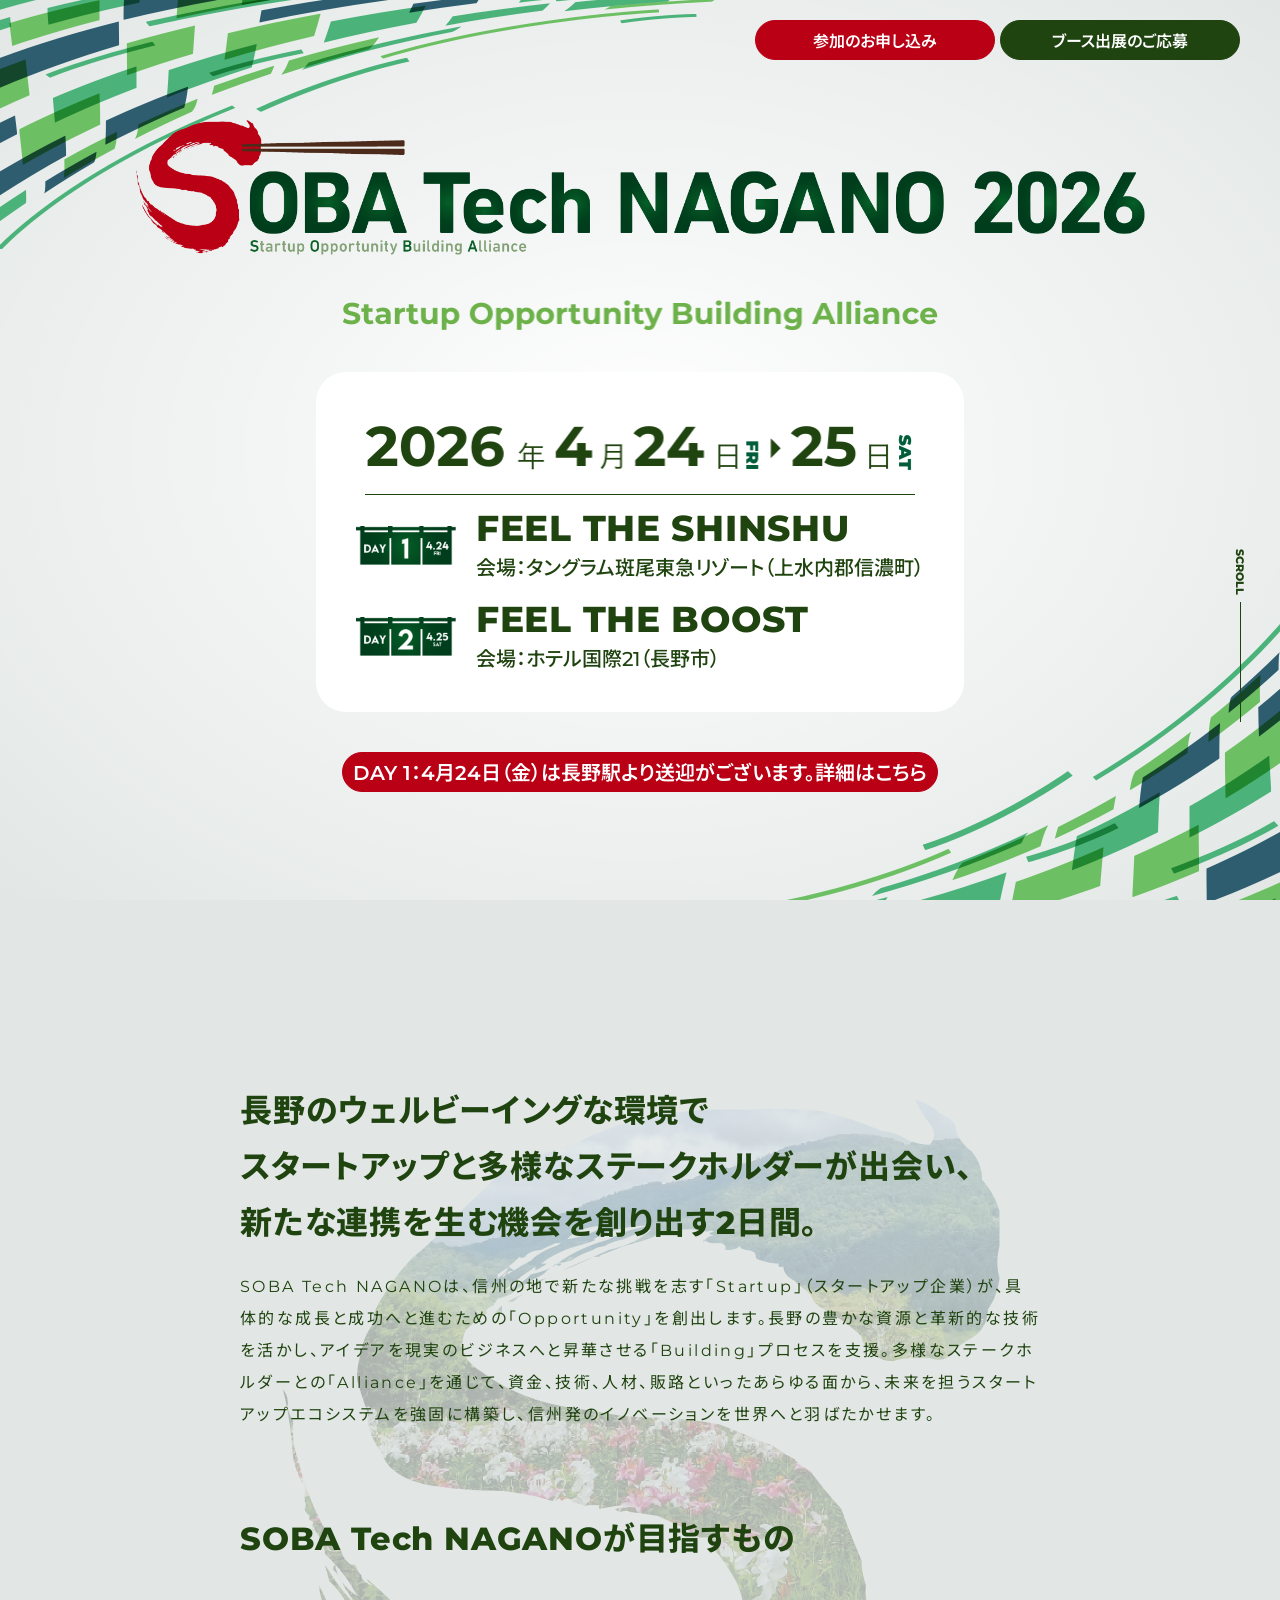
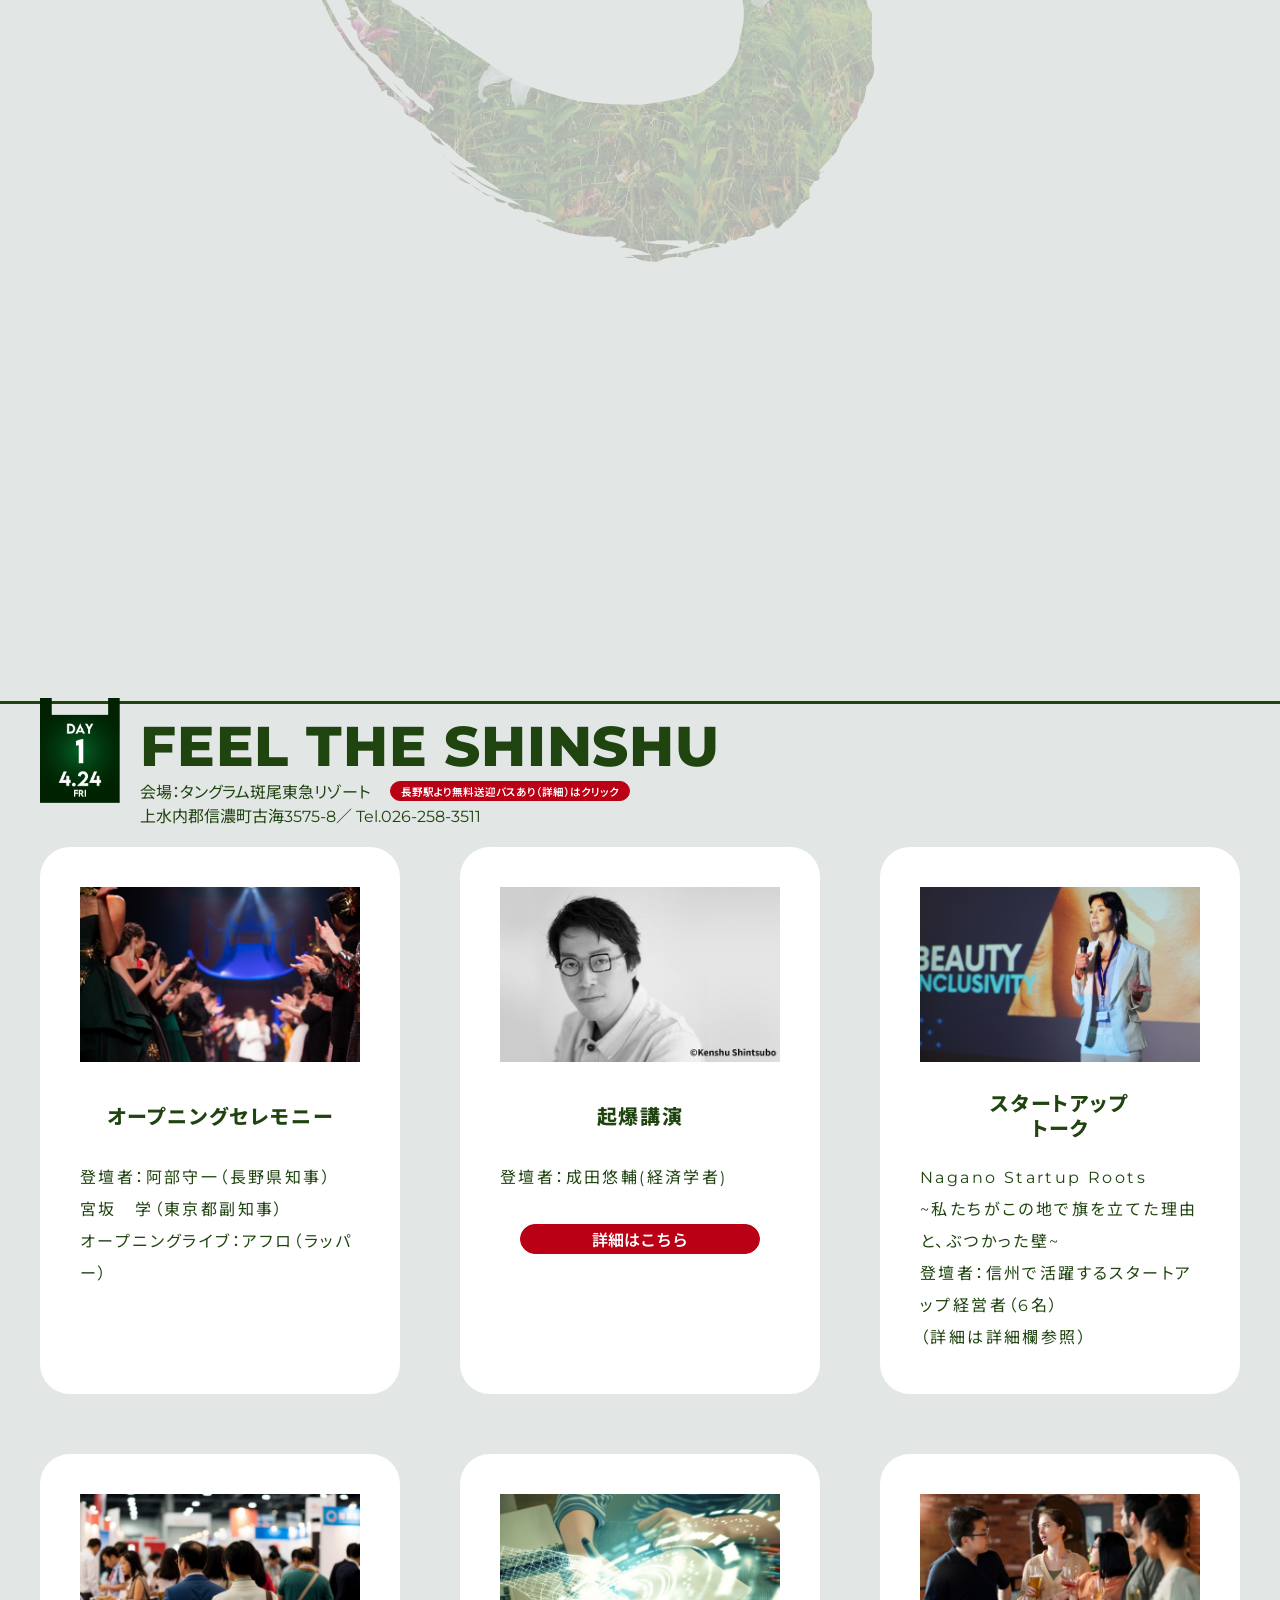
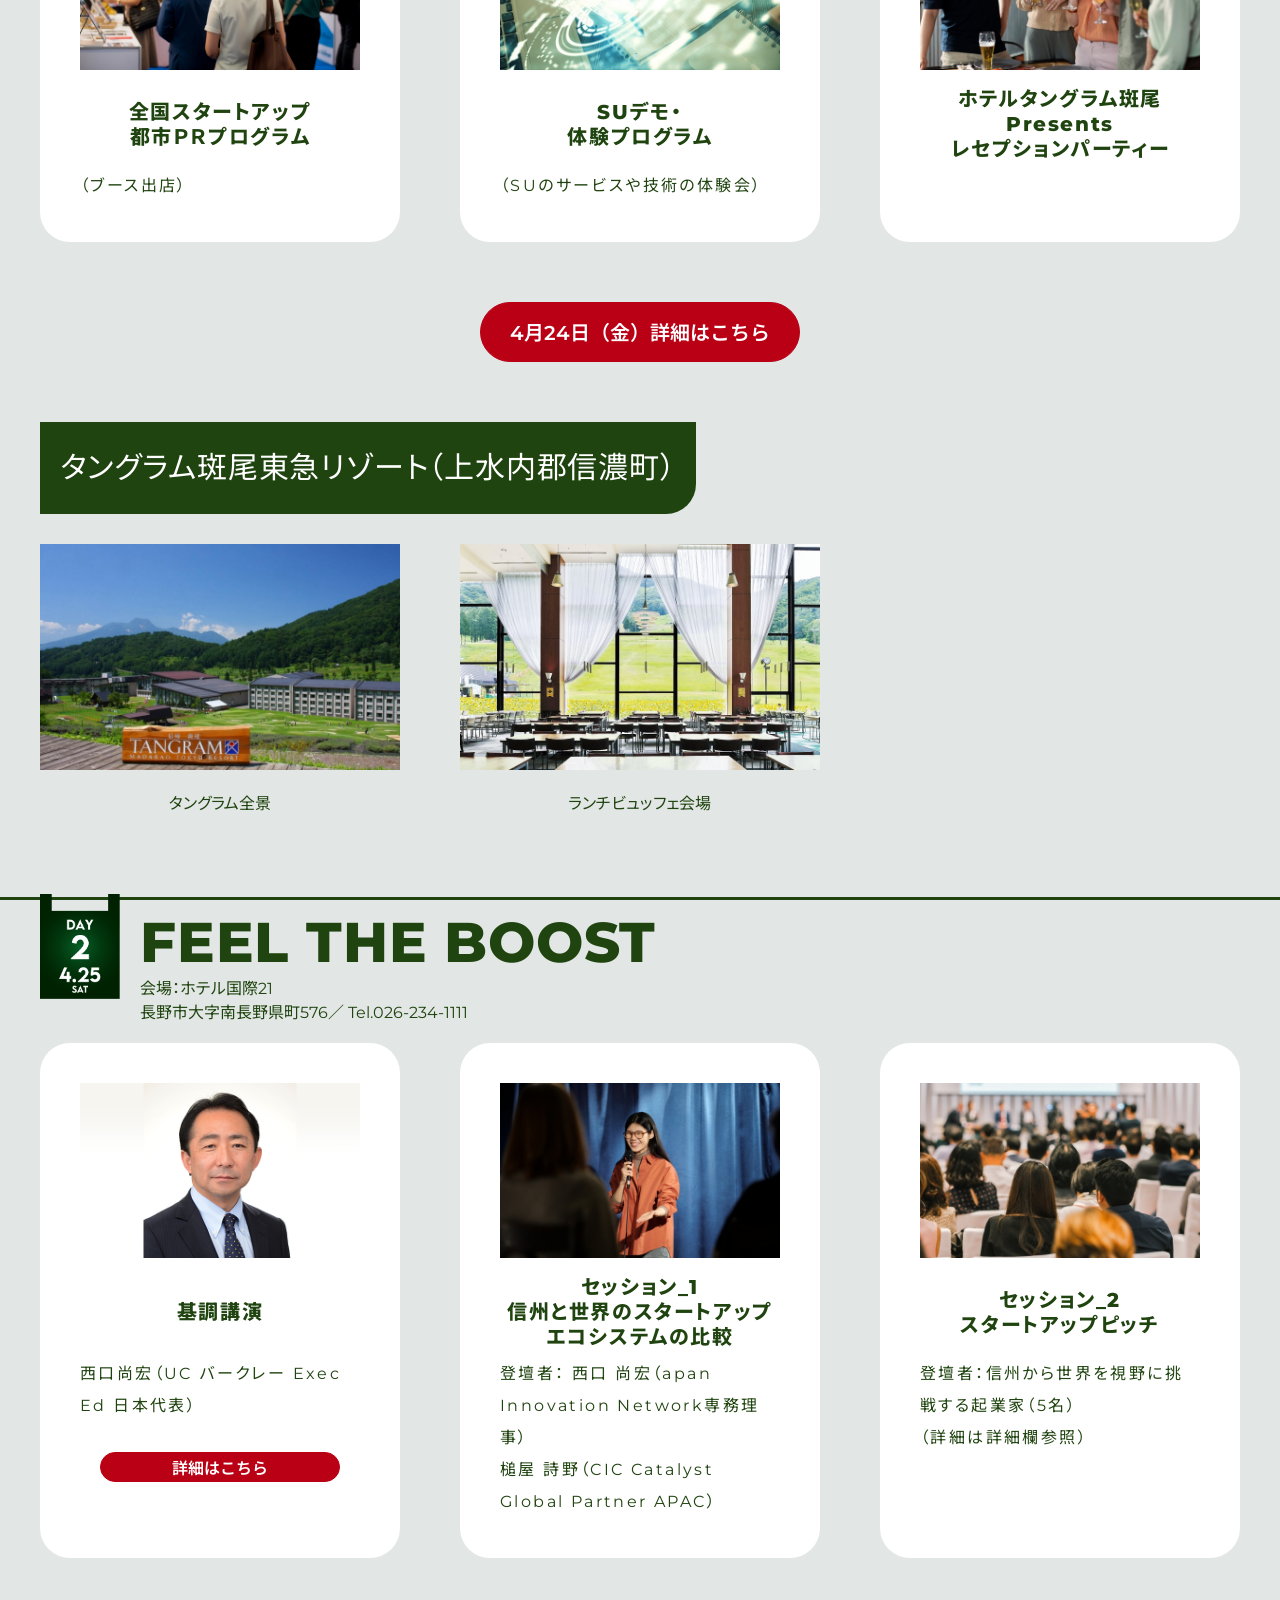
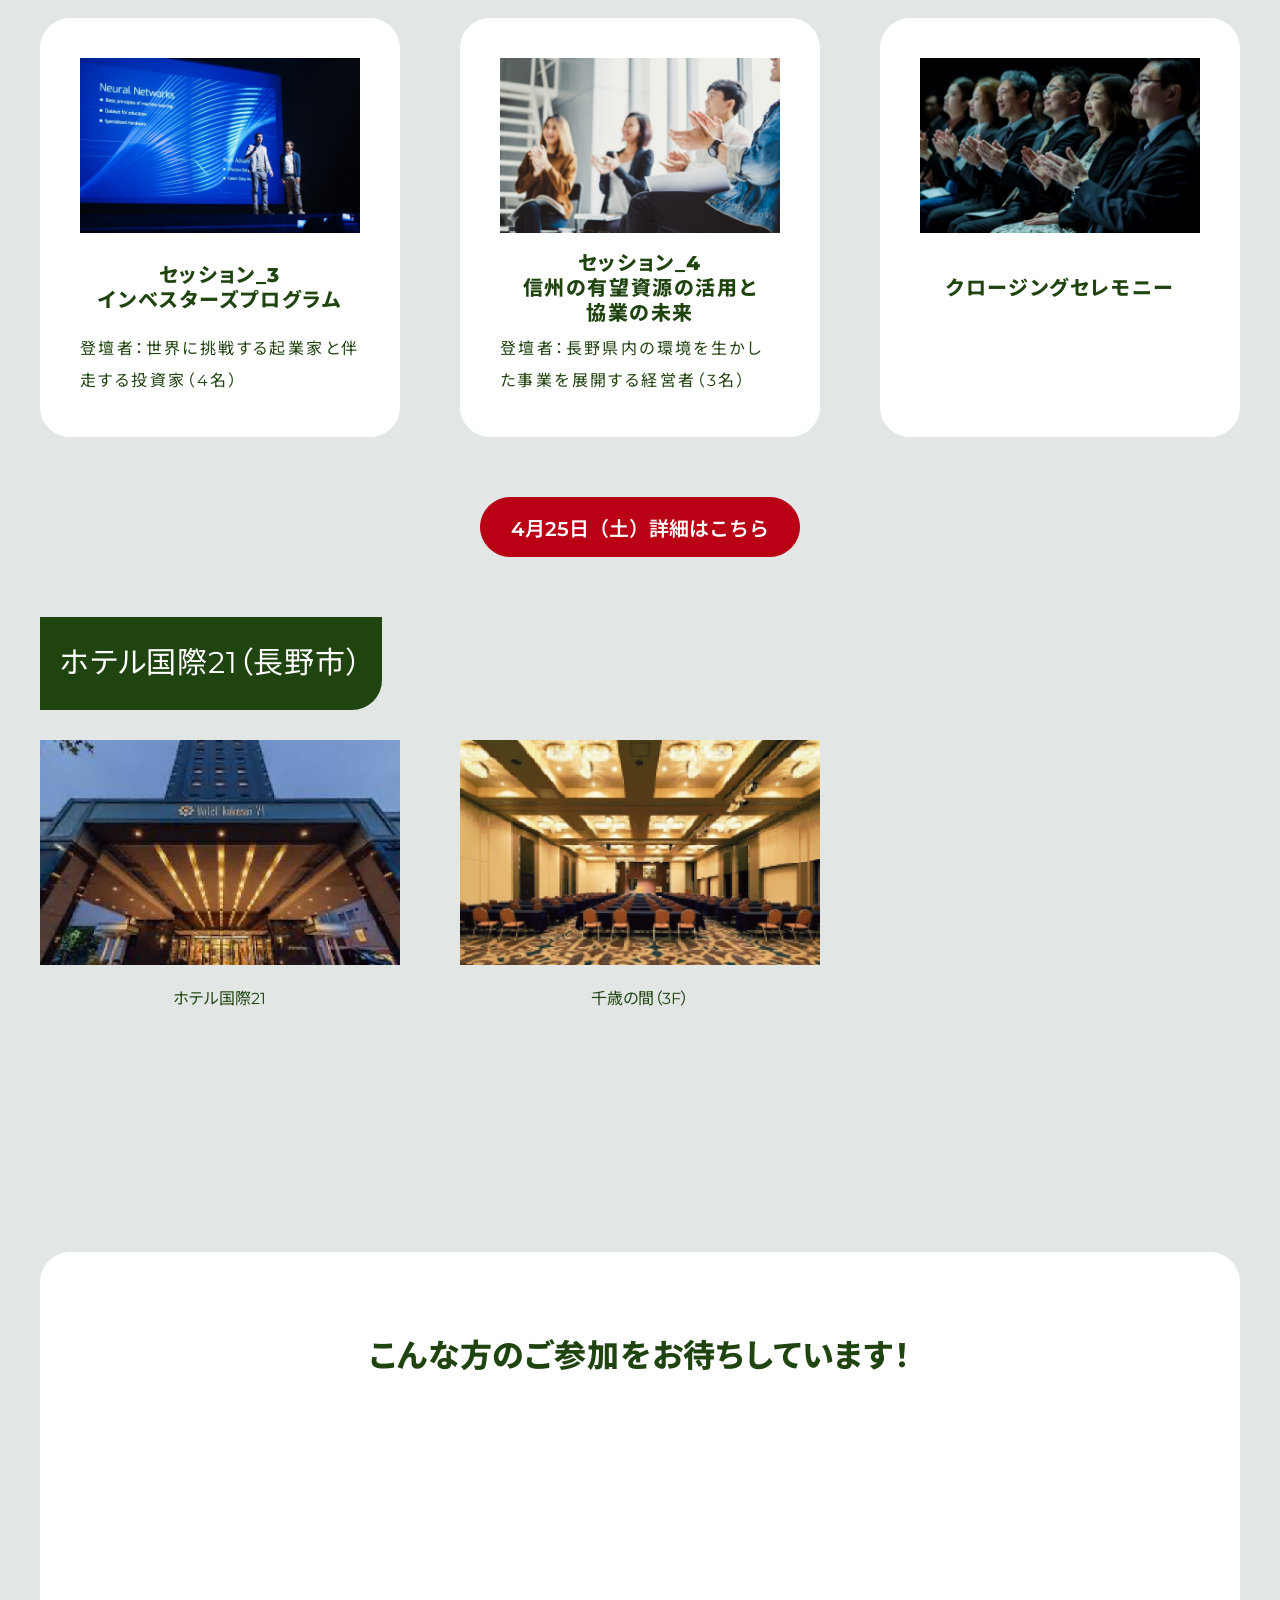
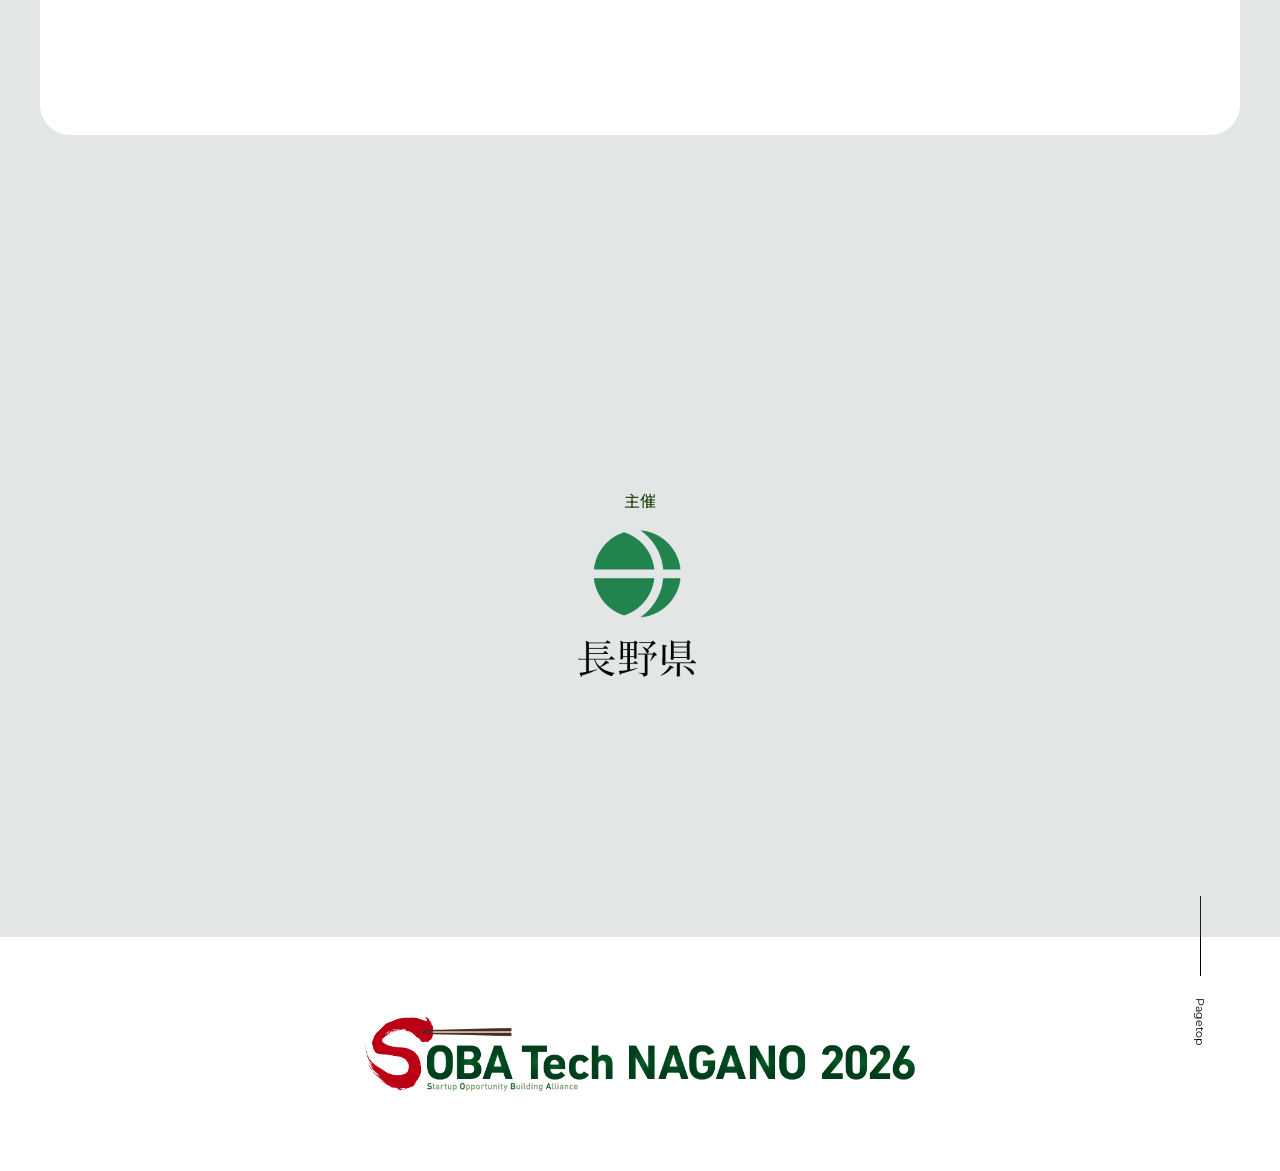
<file: index_260327.html>
<!doctype html>
<html><!-- InstanceBegin template="/Templates/format2.dwt" codeOutsideHTMLIsLocked="false" -->
<head prefix="og: http://ogp.me/ns# fb: http://ogp.me/ns/fb#">
<!-- Google tag (gtag.js) -->
<script async src="https://www.googletagmanager.com/gtag/js?id=G-KVXWY8SVFX"></script>
<script>
  window.dataLayer = window.dataLayer || [];
  function gtag(){dataLayer.push(arguments);}
  gtag('js', new Date());

  gtag('config', 'G-KVXWY8SVFX');
</script>
<meta content="IE=Edge,chrome=1" http-equiv="X-UA-Compatible">
<meta name="viewport" content="width=device-width,initial-scale=1,user-scalable=yes">
<!-- InstanceParam name="category" type="text" value="home" -->
<!-- InstanceParam name="page" type="text" value="top" -->
<!-- InstanceParam name="path" type="text" value="" -->
<!-- InstanceParam name="title" type="text" value="" -->
<!-- InstanceParam name="stitle" type="text" value="" -->
<!-- InstanceParam name="devide" type="boolean" value="false" -->
<!-- InstanceParam name="dc" type="text" value="長野のウェルビーイングな環境でスタートアップと多様なステークホルダーが出会い、新たな連携を生む機会を創り出す2日間。" -->
<!-- InstanceParam name="kw" type="text" value="Soba Tech Nagano,長野,スタートアップ,連携" -->
<meta name="description" content="長野のウェルビーイングな環境でスタートアップと多様なステークホルダーが出会い、新たな連携を生む機会を創り出す2日間。">
<meta name="keywords" content="Soba Tech Nagano,長野,スタートアップ,連携">
<meta charset="UTF-8">
<title>SOBA Tech NAGANO 2026</title>
<link rel="preconnect" href="https://fonts.googleapis.com">
<link rel="preconnect" href="https://fonts.gstatic.com" crossorigin>
<link href="https://fonts.googleapis.com/css2?family=Montserrat:ital,wght@0,100..900;1,100..900&family=Noto+Sans+JP:wght@100..900&display=swap" rel="stylesheet">
<link rel="stylesheet" href="assets/css/common.css?20260227">
<link rel="stylesheet" href="assets/css/home.css?20260227">
<link rel="shortcut icon" href="favicon.ico">
<meta name="format-detection" content="telephone=no">
<meta property="og:locale" content="ja_JP" />
<meta property="og:site_name" content="SOBA Tech NAGANO 2026" />
<meta property="og:type" content="website" />
<meta property="og:title" content="SOBA Tech NAGANO 2026" />
<meta property="og:description" content="長野のウェルビーイングな環境でスタートアップと多様なステークスホルダーが出会い、新たな連携を生む機会を創り出す2日間。" />
<meta property="og:url" content="https://sobatech.jp/" />
<meta property="og:image" content="https://sobatech.jp/assets/images/ogp/ogp.jpg" />
<meta property="og:image:secure_url" content="https://sobatech.jp/assets/images/ogp/ogp.jpg" />
<meta property="og:image:width" content="600" />
<meta property="og:image:height" content="600" />
<meta name="twitter:card" content="summary_large_image" />
<meta name="twitter:title" content="SOBA Tech NAGANO 2026" />
<meta name="twitter:description" content="長野のウェルビーイングな環境でスタートアップと多様なステークスホルダーが出会い、新たな連携を生む機会を創り出す2日間。" />
<meta name="twitter:image" content="https://sobatech.jp/assets/images/ogp/ogp.jpg" />
<!-- InstanceBeginEditable name="head" -->
<!-- InstanceEndEditable -->
</head>
<body class="body_home" id="body_home_top">
<header id="head">
	<div class="container">
        <div class="logo_wrap">
            <div class="logo"><a href="./" class="a" title="SOBA Tech NAGANO 2026"><span class="icon"></span></a></div>
        </div>
		<div class="to_link tl horizontal">
			<a href="https://docs.google.com/forms/d/e/1FAIpQLSd0n46abRzo3Z7magsVkj6xvT9tXBZ7rk_rJ5J4Gre_1_MntA/viewform?usp=header" target="_blank" class="a red">
				<span class="txt">参加のお申し込み</span>
			</a>
			<a href="https://docs.google.com/forms/d/e/1FAIpQLSd3N47FBYLd6G61fu_g5o0Qd_PoPEziWasm6jWy16eNM2VNgQ/viewform?usp=sharing&ouid=102160609291367349572" target="_blank" class="a">
				<span class="txt">ブース出展のご応募</span>
			</a>
		</div>
    </div>
</header>
<main id="contents">

<!-- InstanceBeginEditable name="setContents" -->
<section class="section" id="mv">
	<div class="box_wrap inner">
		<div class="logo_wrap">
			<div class="logo">
				<span class="icon"></span>
			</div>
		</div>
		<picture class="copy">
			<img src="assets/images/home/mv_copy.png" alt="Start up Opportunity Building Alliance for TECH Nagano">
		</picture>
		<div class="schedule_wrap">
			<picture class="date">
				<img src="assets/images/home/mv_schedule_date.png" alt="2026年4月24日（金）・25日（土）">
			</picture>
			<div class="info">
				<div class="day_wrap">
					<picture class="day_num"><img src="assets/images/home/mv_day1.png" alt="DAY1 2026年4月24日（金）"></picture>
					<div class="theme">FEEL THE SHINSHU</div>
					<div class="place">会場：タングラム斑尾東急リゾート（上水内郡信濃町）
						<div class="to_link to_link_mini tl mt5 not_for_device">
							<div class="to_modal a red" data-tgt_modal="guide_bus">
								<span class="txt">長野駅より無料送迎バスあり（詳細）はクリック</span>
							</div>
						</div>
					</div>
				</div>
				<div class="day_wrap">
					<picture class="day_num"><img src="assets/images/home/mv_day2.png" alt="DAY2 2026年4月25日（土）"></picture>
					<div class="theme">FEEL THE BOOST</div>
					<div class="place">会場：ホテル国際21（長野市）</div>
				</div>
			</div>
		</div>
		<div class="to_link tc for_device">
            <div class="to_modal a red" data-tgt_modal="guide_bus">
                <span class="txt"><span class="fs_l"><span>DAY 1：4月24日（金）は長野駅より</span><span>送迎がございます。</span><span>詳細はこちら</span></span></span>
            </div>
        </div>
		<div class="scroll scroll_down">
			<a href="#service" class="a"><p class="bar"></p><span class="txt"></span></a>
		</div>
	</div>
</section>
<section class="section section_cont" id="about">
	<div class="section_body_wrap box_wrap">
		<div class="block block_about" id="about_about">
			<picture class="eng_title eng_title_about effect">
                <img src="assets/images/home/title_about.png" alt="ABOUT">
            </picture>
			<header class="head">
				<div class="title_wrap animate">
					<h2 class="b"><span>長野のウェルビーイングな環境で</span>
<span><span>スタートアップと多様な</span><span>ステークホルダーが出会い、</span></span>
<span>新たな連携を生む機会を創り出す2日間。</span></h2>
				</div>
			</header>
			<div class="body">
				<div class="text animate">SOBA Tech NAGANOは、信州の地で新たな挑戦を志す「Startup」（スタートアップ企業）が、具体的な成長と成功へと進むための「Opportunity」を創出します。長野の豊かな資源と革新的な技術を活かし、アイデアを現実のビジネスへと昇華させる「Building」プロセスを支援。多様なステークホルダーとの「Alliance」を通じて、資金、技術、人材、販路といったあらゆる面から、未来を担うスタートアップエコシステムを強固に構築し、信州発のイノベーションを世界へと羽ばたかせます。</div>
			</div>
		</div>
		<div class="block block_about" id="about_feature">
			<header class="head">
				<div class="title_wrap animate">
					<h2 class="b"><span>SOBA Tech NAGANOが</span><span>目指すもの</span></h2>
				</div>
			</header>
			<div class="body">
				<div class="text animate">「SOBA Tech NAGANO」は、このエコシステム構築を加速させるための、まさに「起爆剤」となるイベントです。
起業家、支援者、自治体、金融機関、大学など、未来を共創するすべてのステークホルダーが一堂に会し、顔の見える関係を築き、新たな連携を生み出す。このイベントは、単なる交流の場ではありません。長野県の未来に対する危機感を「挑戦への原動力」へと転換し、具体的なアクションを創出するための長野県で初めての取り組みです。<br><br>
なぜ「今」なのか。それは、課題が深刻化する今こそ、変革のエネルギーが最も高まる時だからです。なぜ「長野」なのか。それは、この地に眠る無限の可能性を解き放ち、世界に貢献するスタートアップをここから生み出すという、私たちの強い意志があるからです。</div>
			</div>
		</div>
	</div>
</section>
<section class="section section_cont" id="program">
	<section class="section_title_wrap box_wrap mb0">
		<picture class="eng_title eng_title_program effect">
            <img src="assets/images/home/title_program.png" alt="PROGRAM">
        </picture>
	</section>
	<div class="section_body_wrap box_wrap">
		<div class="block block_program">
			<header class="head animate">
				<picture class="program_day">
					<img src="assets/images/home/icon_day1.png" alt="DAY1 2026年4月24日（金）">
				</picture>
				<div class="title_wrap">
					<div class="theme h1 b">FEEL THE SHINSHU</div>
					<div class="info">
						<div class="place"><span>会場：タングラム斑尾東急リゾート</span><div class="to_link to_link_mini tl">
							<div class="to_modal a red" data-tgt_modal="guide_bus">
								<span class="txt">長野駅より無料送迎バスあり（詳細）はクリック</span>
							</div>
						</div></div>
						<p class="address">上水内郡信濃町古海3575-8／ Tel.026-258-3511</p>
					</div>
				</div>
			</header>
			<div class="body">
				<div class="columns column3 archives archives_program">
					<!--div class="column archive animate">
						<div class="inner">
							<picture class="photo">
								<img src="assets/images/home/photo_day1_welcomeActivity.jpg" alt="ウェルカムアクティビティ">
							</picture>
							<div class="info">
								<div class="title"><p>ウェルカムアクティビティ</p></div>
							</div>
						</div>
					</div-->
					<div class="column archive animate">
						<div class="inner">
							<picture class="photo">
								<img src="assets/images/home/photo_day1_openingCelemony.jpg" alt="オープニングセレモニー">
							</picture>
							<div class="info">
								<div class="title"><p>オープニングセレモニー</p></div>
								<div class="text">
									<p>登壇者：阿部守一（長野県知事）<br>宮坂　学（東京都副知事）</p>
									<p>オープニングライブ：アフロ（ラッパー）</p>
								</div>
							</div>
						</div>
					</div>
					<div class="column archive animate">
						<div class="inner">
							<picture class="photo">
								<img src="assets/images/home/photo_day1_seminar.jpg" alt="起爆講演">
							</picture>
							<div class="info">
								<div class="title"><p>起爆講演</p></div>
								<div class="text">
									<p>登壇者：成田悠輔(経済学者)</p>
								</div>
								<div class="to_link to_link_slim tc mt20">
									<button class="to_modal a red" data-tgt_modal="day1_seminar">
										<span class="txt">詳細はこちら</span>
									</button>
								</div>
							</div>
						</div>
					</div>
					<div class="column archive animate">
						<div class="inner">
							<picture class="photo">
								<img src="assets/images/home/photo_day1_startuptalk.jpg" alt="スタートアップトーク">
							</picture>
							<div class="info">
								<div class="title"><p><span>スタートアップ</span><br><span>トーク</span></p></div>
								<div class="text">
									<p>Nagano Startup Roots<br>
										~私たちがこの地で旗を立てた理由と、ぶつかった壁~</p>
									<p>登壇者：信州で活躍するスタートアップ経営者（6名）<br>（詳細は詳細欄参照）</p>
								</div>
							</div>
						</div>
					</div>
					<div class="column archive animate">
						<div class="inner">
							<picture class="photo">
								<img src="assets/images/home/photo_day2_booth.jpg" alt="全国スタートアップ都市ＰＲプログラム">
							</picture>
							<div class="info">
								<div class="title"><p><span>全国スタートアップ</span><br><span>都市ＰＲプログラム</span></p></div>
								<div class="text">
									<p>（ブース出店）</p>
								</div>
							</div>
						</div>
					</div>
					<div class="column archive animate">
						<div class="inner">
							<picture class="photo">
								<img src="assets/images/home/photo_day1_sudemo.jpg" alt="SUデモ・体験プログラム">
							</picture>
							<div class="info">
								<div class="title"><p><span>SUデモ・</span><br><span>体験プログラム</span></p></div>
								<div class="text">
									<p>（SUのサービスや技術の体験会）</p>
								</div>
							</div>
						</div>
					</div>
					<div class="column archive animate">
						<div class="inner">
							<picture class="photo">
								<img src="assets/images/home/photo_day1_receptionparty.jpg" alt="レセプションパーティー">
							</picture>
							<div class="info">
								<div class="title"><p><span>ホテルタングラム斑尾Presents</span><br><span>レセプションパーティー</span></p></div>
							</div>
						</div>
					</div>
				</div>
				<div class="to_link to_link_gigant tc mt60 mb60">
                    <button class="to_modal a red" data-tgt_modal="day1">
                        <span class="txt">4月24日（金）詳細はこちら</span>
                    </button>
                </div>
				<div class="sub_block mb0 mt40 sub_block_place animate">
					<header class="head">
						<div class="h3"><span>タングラム斑尾東急リゾート</span><span>（上水内郡信濃町）</span></div>
					</header>
					<div class="body">
                        <div class="columns archives column3">
                            <div class="column archive">
                                <div class="inner">
                                    <picture class="photo">
                                        <img src="assets/images/home/photo_day1_place1.jpg" alt="タングラム全景">
                                    </picture>
                                    <div class="info">
                                        <div class="name">タングラム全景</div>
                                    </div>
                                </div>
                            </div>
                            <!--<div class="column archive">
                                <div class="inner">
                                    <picture class="photo">
                                        <img src="assets/images/home/photo_day1_place2.jpg" alt="ウェルカムアクティビティ会場">
                                    </picture>
                                    <div class="info">
                                        <div class="name">ウェルカムアクティビティ会場</div>
                                    </div>
                                </div>
                            </div>-->
                            <div class="column archive">
                                <div class="inner">
                                    <picture class="photo">
                                        <img src="assets/images/home/photo_day1_place3.jpg" alt="ランチビュッフェ会場">
                                    </picture>
                                    <div class="info">
                                        <div class="name">ランチビュッフェ会場</div>
                                    </div>
                                </div>
                            </div>
                        </div>
					</div>
				</div>
			</div>
		</div>
		<div class="block block_program">
			<header class="head animate">
				<picture class="program_day">
					<img src="assets/images/home/icon_day2.png" alt="DAY2 2026年4月25日（土）">
				</picture>
				<div class="title_wrap">
					<div class="theme h1 b">FEEL THE BOOST</div>
					<div class="info">
						<p class="place">会場：ホテル国際21</p>
						<p class="address">長野市大字南長野県町576／ Tel.026-234-1111</p>
					</div>
				</div>
			</header>
			<div class="body">
				<div class="columns column3 archives archives_program">
					<div class="column archive animate">
						<div class="inner">
							<picture class="photo">
								<img src="assets/images/home/photo_day2_seminar.jpg" alt="基調講演">
							</picture>
							<div class="info">
								<div class="title"><p>基調講演</p></div>
								<div class="text">
									<p>西口尚宏（UC バークレー Exec Ed 日本代表）</p>
								</div>
								<div class="to_link to_link_slim tc mt20">
									<button class="to_modal a red" data-tgt_modal="day2_seminar">
										<span class="txt">詳細はこちら</span>
									</button>
								</div>
							</div>
						</div>
					</div>
					<div class="column archive animate">
						<div class="inner">
							<picture class="photo">
								<img src="assets/images/home/photo_day2_session1.jpg" alt="セッション_1 「スタートアップエコシステム」">
							</picture>
							<div class="info">
								<div class="title"><p><span>セッション_1</span><br><span>信州と世界のスタートアップ</span><span>エコシステムの比較</span></p></div>
								<div class="text">
									<p>登壇者： 西口 尚宏（apan Innovation Network専務理事）<br>槌屋 詩野（CIC Catalyst　Global Partner APAC）</p>
								</div>
							</div>
						</div>
					</div>
					<div class="column archive animate">
						<div class="inner">
							<picture class="photo">
								<img src="assets/images/home/photo_day2_session2.jpg" alt="セッション②スタートアップピッチ">
							</picture>
							<div class="info">
								<div class="title"><p><span>セッション_2</span><br><span><span>スタートアップ</span><span>ピッチ</span></span></p></div>
								<div class="text">
									<p>登壇者：信州から世界を視野に挑戦する起業家（5名）<br>（詳細は詳細欄参照）</p>
								</div>
							</div>
						</div>
					</div>
					<div class="column archive animate">
						<div class="inner">
							<picture class="photo">
								<img src="assets/images/home/photo_day2_session3.jpg" alt="セッション_3 インベスターズプログラム">
							</picture>
							<div class="info">
								<div class="title"><p><span>セッション_3</span><br><span><span>インベスターズ</span><span>プログラム</span></span></p></div>
								<div class="text">
									<p>登壇者：世界に挑戦する起業家と伴走する投資家（4名）</p>
								</div>
							</div>
						</div>
					</div>
					<div class="column archive animate">
						<div class="inner">
							<picture class="photo">
								<img src="assets/images/home/photo_day2_session4.jpg" alt="セッション_4 信州の有望資源の活用と協業の未来">
							</picture>
							<div class="info">
								<div class="title"><p><span>セッション_4</span><br><span><span>信州の有望資源の活用と</span><span>協業の未来</span></span></p></div>
								<div class="text">
									<p>登壇者：長野県内の環境を生かした事業を展開する経営者（3名）</p>
								</div>
							</div>
						</div>
					</div>
					<div class="column archive animate">
						<div class="inner">
							<picture class="photo">
								<img src="assets/images/home/photo_day2_closingCelemony.jpg" alt="クロージングセレモニー">
							</picture>
							<div class="info">
								<div class="title"><p>クロージングセレモニー</p></div>
							</div>
						</div>
					</div>
				</div>
				<div class="to_link to_link_gigant tc mt60 mb60">
                    <button class="to_modal a red" data-tgt_modal="day2">
                        <span class="txt">4月25日（土）詳細はこちら</span>
                    </button>
                </div>
				<div class="sub_block mb0 mt40 sub_block_place animate">
					<header class="head">
						<div class="h3"><span>ホテル国際21</span><span>（長野市）</span></div>
					</header>
					<div class="body">
                        <div class="columns archives column3">
                            <div class="column archive">
                                <div class="inner">
                                    <picture class="photo">
                                        <img src="assets/images/home/photo_day2_place1.jpg" alt="ホテル国際21">
                                    </picture>
                                    <div class="info">
                                        <div class="name">ホテル国際21</div>
                                    </div>
                                </div>
                            </div>
                            <div class="column archive">
                                <div class="inner">
                                    <picture class="photo">
                                        <img src="assets/images/home/photo_day2_place2.jpg" alt="千歳の間（3F）">
                                    </picture>
                                    <div class="info">
                                        <div class="name">千歳の間（3F）</div>
                                    </div>
                                </div>
                            </div>
                        </div>
					</div>
				</div>
			</div>
		</div>
	</div>	
</section>
<section class="section section_cont pt40" id="for_you">
	<section class="section_title_wrap box_wrap">
		<picture class="eng_title eng_title_for_you effect">
            <img src="assets/images/home/title_for_you.png" alt="FOR YOU">
        </picture>
	</section>
	<div class="section_body_wrap box_wrap">
		<div class="block mb0">
			<header class="head">
				<div class="title b h2">
					<span>こんな方のご参加を</span><span>お待ちしています！</span>
				</div>
			</header>
			<div class="body">
				<div class="columns">
					<div class="column animate">
						<div class="illust_wrap animate">
							<picture class="illust illust_fy_01">
								<img src="assets/images/home/illust_for_you_01.png" alt="スタートアップと出会いたい企業">
							</picture>
						</div>
						<div class="title tc b h4">
							<span>スタートアップと</span><br>
							<span>出会いたい企業</span>
						</div>
					</div>
					<div class="column animate">
						<div class="illust_wrap animate">
							<picture class="illust illust_fy_02">
								<img src="assets/images/home/illust_for_you_02.png" alt="地域と連携したいスタートアップ">
							</picture>
						</div>
						<div class="title tc b h4">
							<span>地域と連携したい</span><br>
							<span>スタートアップ</span>
						</div>
					</div>
					<div class="column animate">
						<div class="illust_wrap animate">
							<picture class="illust illust_fy_03">
								<img src="assets/images/home/illust_for_you_03.png" alt="投資や共創のリアルな場を求めている人">
							</picture>
						</div>
						<div class="title tc b h4">
							<span>投資や共創の</span><br>
							<span>リアルな場を求めている人</span>
						</div>
					</div>
				</div>
			</div>
		</div>
	</div>
</section>
<!--<section class="section section_cont" id="news">
	<section class="section_title_wrap box_wrap">
		<picture class="eng_title eng_title_news effect">
            <img src="assets/images/home/title_news.png" alt="NEWS">
        </picture>
		<div class="title h2 b">ニュース</div>
	</section>
	<div class="section_body_wrap box_wrap">
		<div class="block mb0">
			<div class="body">
				<div class="columns column3 archives archives_news">
					<div class="column archive">
						<a href="news/detail" class="a inner">
							<picture class="photo">
								<img src="assets/images/dummy/photo_article_01.jpg" alt="">
							</picture>
							<div class="info">
								<div class="date_wrap">
									<div class="date">2025.12.31</div>
								</div>
								<h3 class="title h5">お知らせのタイトルがはいりますお知らせのタイトルがはいります</h3>
							</div>
						</a>
					</div>
					<div class="column archive">
						<a href="news/detail" class="a inner">
							<picture class="photo">
								<img src="assets/images/dummy/photo_article_02.jpg" alt="">
							</picture>
							<div class="info">
								<div class="date_wrap">
									<div class="date">2025.12.31</div>
								</div>
								<h3 class="title h5">お知らせのタイトルがはいりますお知らせのタイトルがはいります</h3>
							</div>
						</a>
					</div>
					<div class="column archive">
						<a href="news/detail" class="a inner">
							<picture class="photo">
								<img src="assets/images/dummy/photo_article_03.jpg" alt="">
							</picture>
							<div class="info">
								<div class="date_wrap">
									<div class="date">2025.12.31</div>
								</div>
								<h3 class="title h5">お知らせのタイトルがはいりますお知らせのタイトルがはいります</h3>
							</div>
						</a>
					</div>
				</div>
			</div>
		</div>
	</div>
</section>-->
<section class="section section_cont" id="organizer">
	<section class="section_title_wrap box_wrap">
		<picture class="eng_title eng_title_organizer effect">
            <img src="assets/images/home/title_organizer.png" alt="ORGANIZER">
        </picture>
	</section>
	<div class="section_body_wrap box_wrap">
		<div class="block mb0">
			<div class="body">
				<ul class="banners">
					<li class="banner">
						<p class="caption">主催</p>
						<a href="https://www.pref.nagano.lg.jp/" target="_blank" class="a">
							<img src="assets/images/logo/nagano_pref.png" alt="長野県">
						</a>
					</li>
				</ul>
			</div>
		</div>
	</div>
</section>
<!-- .modal-->
<div class="modal fixed_center" key="guide_bus">
	<div class="black modal_black fixed_center"></div>
	<div class="modal_inner_wrap">
		<div class="modal_inner">
			<div class="block mb0">
				<header class="head">
					<div class="h4">送迎バス運行情報</div>
				</header>
				<div class="body">
					<div class="text">
						<p>【行き】長野駅東口バスプール発 ⇒ タングラム着<br>出発時刻: 9:15<br>到着予定時刻: 10:30頃<br>注: 交通状況により到着時刻が前後する可能性がございます。</p>
						<p class="mt20">【帰り】タングラム発 ⇒ 長野駅着<br>出発時刻: 16:30<br>到着予定時刻: 未定<br>注: 交通状況により到着時刻が前後する可能性がございます。</p>
					</div>
				</div>
				<div class="foot">
					<div class="text fs_s"><p>上記の運行時間は、現時点での予定です。<br>
今後の状況により、時刻が変更となる場合がございます。<br>
	・最新の情報は、当ウェブサイトにて随時更新いたします。<br>
	・ご参加前に必ず、最新の運行情報をご確認くださいますようお願い申し上げます。
						</p>
					</div>
				</div>
			</div>
		</div>
		<div class="btn btn_close fixed_center"></div>
	</div>
</div>
<!-- /.modal-->
<!-- .modal-->
<div class="modal fixed_center" key="day1">
	<div class="black modal_black fixed_center"></div>
	<div class="modal_inner_wrap">
		<div class="modal_inner">
			<div class="block mb20">
				<header class="head">
					<div class="h4"><span>1日目 4月24日（金）</span><span>スケジュール</span></div>
				</header>
				<div class="body">
					<ul class="list_wrap list_info_wrap">
						<li class="list">
							<div class="inner">
								<div class="label">11:00-11:15</div>
								<div class="cont">
									<p>オープニングセレモニー<br>登壇者：阿部守一（長野県知事）<br>宮坂　学（東京都副知事）</p>
									<p class="mt10">オープニングライブ：アフロ（ラッパー）</p>
								</div>
							</div>
						</li>
						<li class="list">
							<div class="inner">
								<div class="label">11:15-12:15</div>
								<div class="cont">
									<p>起爆講演<br>登壇者：成田悠輔(経済学者)</p>
								</div>
							</div>
						</li>
						<li class="list">
							<div class="inner">
								<div class="label">12:15-13:15</div>
								<div class="cont">
									<p>信州の食材によるランチビュッフェ</p>
								</div>
							</div>
						</li>
						<li class="list">
							<div class="inner">
								<div class="label">13:15-15:00</div>
								<div class="cont">
									<p>ススタートアップトーク-信州を体感するスタートアップ企業によるピッチ</p>
									<p>登壇者：<br>
										小林 弘人(株式会社 インフォバーン　代表取締役会長兼社長CVO)（モデレーター）<br>
										吉原 豪(株式会社 アースボード　代表取締役社長)<br>
										蓬田 和平(VFR 株式会社　代表取締役社長)<br>
										青波 美智(株式会社 Swell　代表取締役)<br>
										乾 馨太(MYCL Japan 株式会社　代表取締役)<br>
										美濃部 慎也(株式会社 ユカシカド　代表取締役)<br>
										CEO 田中 厚志(ヴェルヌクリスタル　株式会社)</p>
								</div>
							</div>
						</li>
						<li class="list">
							<div class="inner">
								<div class="label">15:30-17:00</div>
								<div class="cont">
									<p>ホテルタングラム斑尾Presentsレセプションパーティー</p>
								</div>
							</div>
						</li>
					</ul>
				</div>
			</div>
			<div class="block">
				<header class="head">
					<div class="h5 b"><span>[展示イベント]</span></div>
				</header>
				<div class="body">
					<ul class="list_wrap list_info_wrap">
						<li class="list">
							<div class="inner">
								<div class="label">13:15-15:00</div>
								<div class="cont">
									<p>全国スタートアップ都市ＰＲプログラム</p>
								</div>
							</div>
						</li>
						<li class="list">
							<div class="inner">
								<div class="label">12:15-16:00</div>
								<div class="cont">
									<p>SUデモ・体験プログラム 等 (SUのサービスや技術を体験)</p>
								</div>
							</div>
						</li>
					</ul>
				</div>
			</div>
		</div>
		<div class="btn btn_close fixed_center"></div>
	</div>
</div>
<!-- /.modal-->
<!-- .modal-->
<div class="modal fixed_center" key="day2">
	<div class="black modal_black fixed_center"></div>
	<div class="modal_inner_wrap">
		<div class="modal_inner">
			<div class="block mb20">
				<header class="head">
					<div class="h4"><span>2日目 4月25日（土）</span><span>スケジュール</span></div>
				</header>
				<div class="body">
					<ul class="list_wrap list_info_wrap">
						<li class="list">
							<div class="inner">
								<div class="label">10:30-11:30</div>
								<div class="cont">
									<p>基調講演</p>
									<p>登壇者　西口尚宏（UCバークレーExec Ed日本代表）</p>
								</div>
							</div>
						</li>
						<li class="list">
							<div class="inner">
								<div class="label">11:40-12:20</div>
								<div class="cont">
									<p>セッション_1 「スタートアップエコシステム」</p>
									<p>登壇者<br>
藤本 あゆみ（一般社団法人スタートアップエコシステム　協会代表理事）（モデレーター）<br>
西口 尚宏（UCバークレーExec Ed日本代表）<br>
槌屋 詩野（CIC Catalyst　Global Partner APAC）</p>
								</div>
							</div>
						</li>
						<li class="list">
							<div class="inner">
								<div class="label">13:10-13:50</div>
								<div class="cont">
									<p>セッション_2 「スタートアップピッチ」</p>
									<p>登壇者<br>
小松 隆史（株式会社 Henry Monitor　代表取締役社長）<br>
斉藤 晴久（ParkUP 株式会社　共同代表）<br>
大木 和典（mui lab 株式会社　代表取締役社長CEO）<br>
中沢 冬芽（株式会社 Alumnote　代表取締役CEO）<br>
春日 秀之（株式会社 hide kasuga 1896　代表）</p>
								</div>
							</div>
						</li>
						<li class="list">
							<div class="inner">
								<div class="label">14:00-14:40</div>
								<div class="cont">
									<p>セッション_3「 インベスターズプログラム」</p>
									<p>登壇者<br>
下平 将人（ON&amp;BOARD 株式会社　代表パートナー）（モデレーター）<br>
藤田 豪（株式会社 MTG Ventures　代表取締役）<br>
高宮 慎一（グロービス・キャピタル・パートナーズ　代表パートナー）<br>
Chiamin Lai（FIRST LIGHT Capital, Inc.　Managing Partner）<br>
Aya Stone（Andreessen Horowitz　Partner）</p>
								</div>
							</div>
						</li>
						<li class="list">
							<div class="inner">
								<div class="label">14:50-15:30</div>
								<div class="cont">
									<p>セッション_4「信州の有望資源の活用と協業の未来」</p>
									<p>登壇者<br>
高橋 総（株式会社 トランビ　代表取締役CEO）<br>
金子 行宏（シナノケンシ 株式会社　代表取締役社長）<br>
和田 寛（株式会社 ズクトチエ　共同代表）<br>
田澤 麻里香（株式会社 KUTABITO STAY　代表取締役）</p>
								</div>
							</div>
						</li>
						<li class="list">
							<div class="inner">
								<div class="label">15:40-16:00</div>
								<div class="cont">
									<p>クロージングセレモニー</p>
								</div>
							</div>
						</li>
					</ul>
				</div>
			</div>
			<div class="block">
				<header class="head">
					<div class="h5 b"><span>[展示イベント]</span></div>
				</header>
				<div class="body">
					<ul class="list_wrap list_info_wrap">
						<li class="list">
							<div class="inner">
								<div class="label">10:00-15:30</div>
								<div class="cont">
									<p>企業 ＆ 団体ブース出展</p>
								</div>
							</div>
						</li>
					</ul>
				</div>
			</div>
		</div>
		<div class="btn btn_close fixed_center"></div>
	</div>
</div>
<!-- /.modal-->
<!-- .modal -->
<div class="modal fixed_center" key="day1_seminar">
	<div class="black modal_black fixed_center"></div>
	<div class="modal_inner_wrap">
		<div class="modal_inner">
			<div class="block mb40 max480w">
				<header class="head">
					<div class="h4 b">起爆講演</div>
					<p class="b">4月24日（金）11:15-12:15</p>
				</header>
				<div class="body">
					<div class="columns column3">
						<div class="column w2">
							<div class="text">
								<p>登壇者：成田悠輔(経済学者)</p>
								<p class="h5 b">「データ×地域の未来」</p>
								<p>データと制度設計の視点から日本社会の課題を鋭く分析。豊かな自然資本と地域コミュニティを有する長野県の可能性に着目し、地方発スタートアップの未来像を提示する。</p>
							</div>
						</div>
						<div class="column">
							<picture class="photo">
								<img src="assets/images/home/photo_narita.jpg" alt="成田悠輔">
							</picture>
						</div>
					</div>
					
				</div>
			</div>
		</div>
		<div class="btn btn_close fixed_center"></div>
	</div>
</div>
<!-- /.modal -->
<!-- .modal -->
<div class="modal fixed_center" key="day2_seminar">
	<div class="black modal_black fixed_center"></div>
	<div class="modal_inner_wrap">
		<div class="modal_inner">
			<div class="block mb40 max480w">
				<header class="head">
					<div class="h4 b">基調講演</div>
					<p class="b">4月25日（土）10:30-11:30</p>
				</header>
				<div class="body">
					<div class="columns column3">
						<div class="column w2">
							<div class="text">
								<p>登壇者：西口尚宏（UCバークレーExec Ed日本代表）</p>
								<p>シリコンバレーと日本をつなぐ、世界のスタートアップエコシステムとイノベーション経営の国際標準化の専門家</p>
							</div>
						</div>
						<div class="column">
							<picture class="photo">
								<img src="assets/images/home/photo_nishiguchi.jpg" alt="西口尚宏">
							</picture>
						</div>
					</div>
					
				</div>
			</div>
		</div>
		<div class="btn btn_close fixed_center"></div>
	</div>
</div>
<!-- /.modal -->
<!-- InstanceEndEditable -->

</main>
<footer id="foot">
	<div class="box_wrap">
		<div class="foot_inner foot_inner_left">
			<div class="logo_wrap">
				<div class="logo"><a href="./" class="a" title="SOBA Tech NAGANO 2026"><span class="icon"></span></a></div>
			</div>
		</div>
    </div>
    <div class="to_pagetop scroll scroll_up">
        <a href="#" class="a"><p class="bar"></p><span class="txt"></span></a>
    </div>
</footer>
<div class="fixed_center" id="loading">
    <p class="bg fixed_center"></p>
    <span class="icon fixed_center"></span>
</div>
<script src="assets/js/jquery-3.7.1.min.js"></script>
<script src="assets/js/browser.check.js"></script>
<script src="assets/js/common.js"></script>
<script>
category="home";
page="top";
path="";
</script>
<!-- InstanceBeginEditable name="setFootScript" -->
<!-- InstanceEndEditable -->
</body>
<!-- InstanceEnd --></html>
</file>
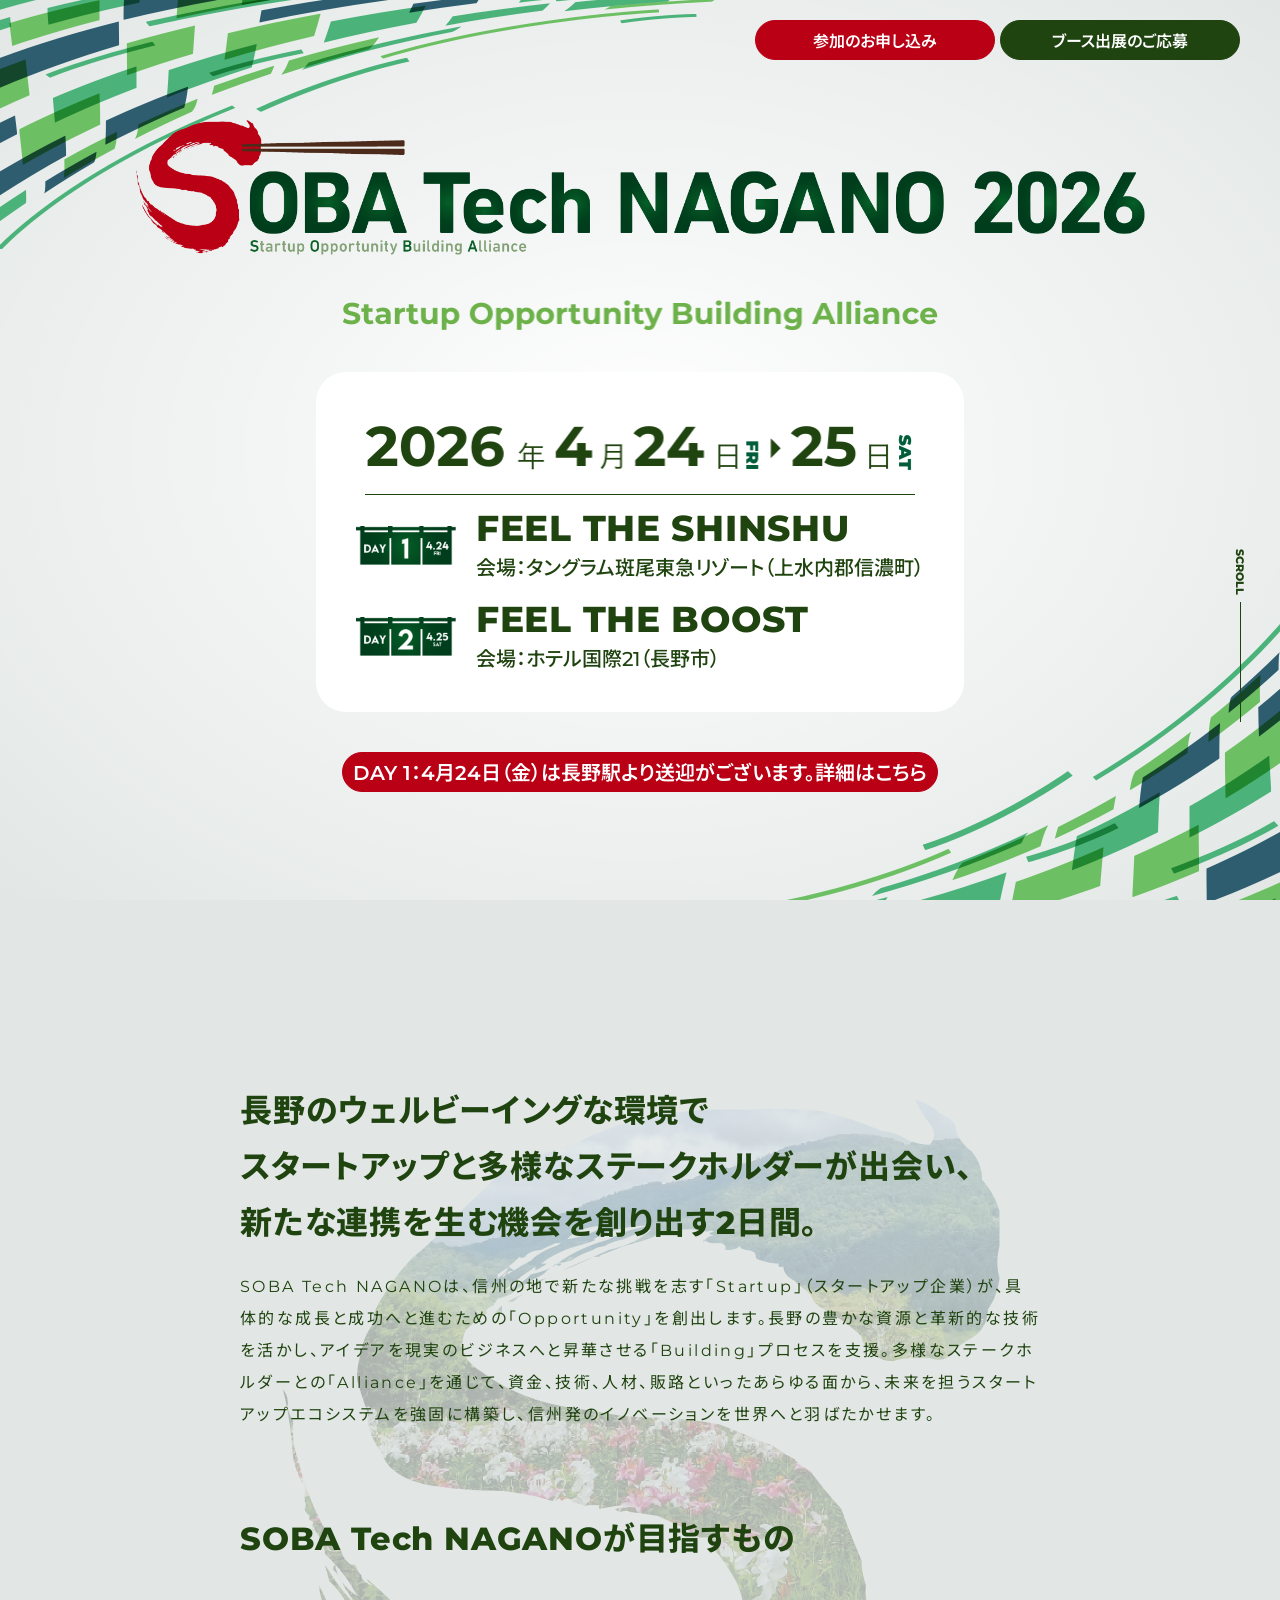
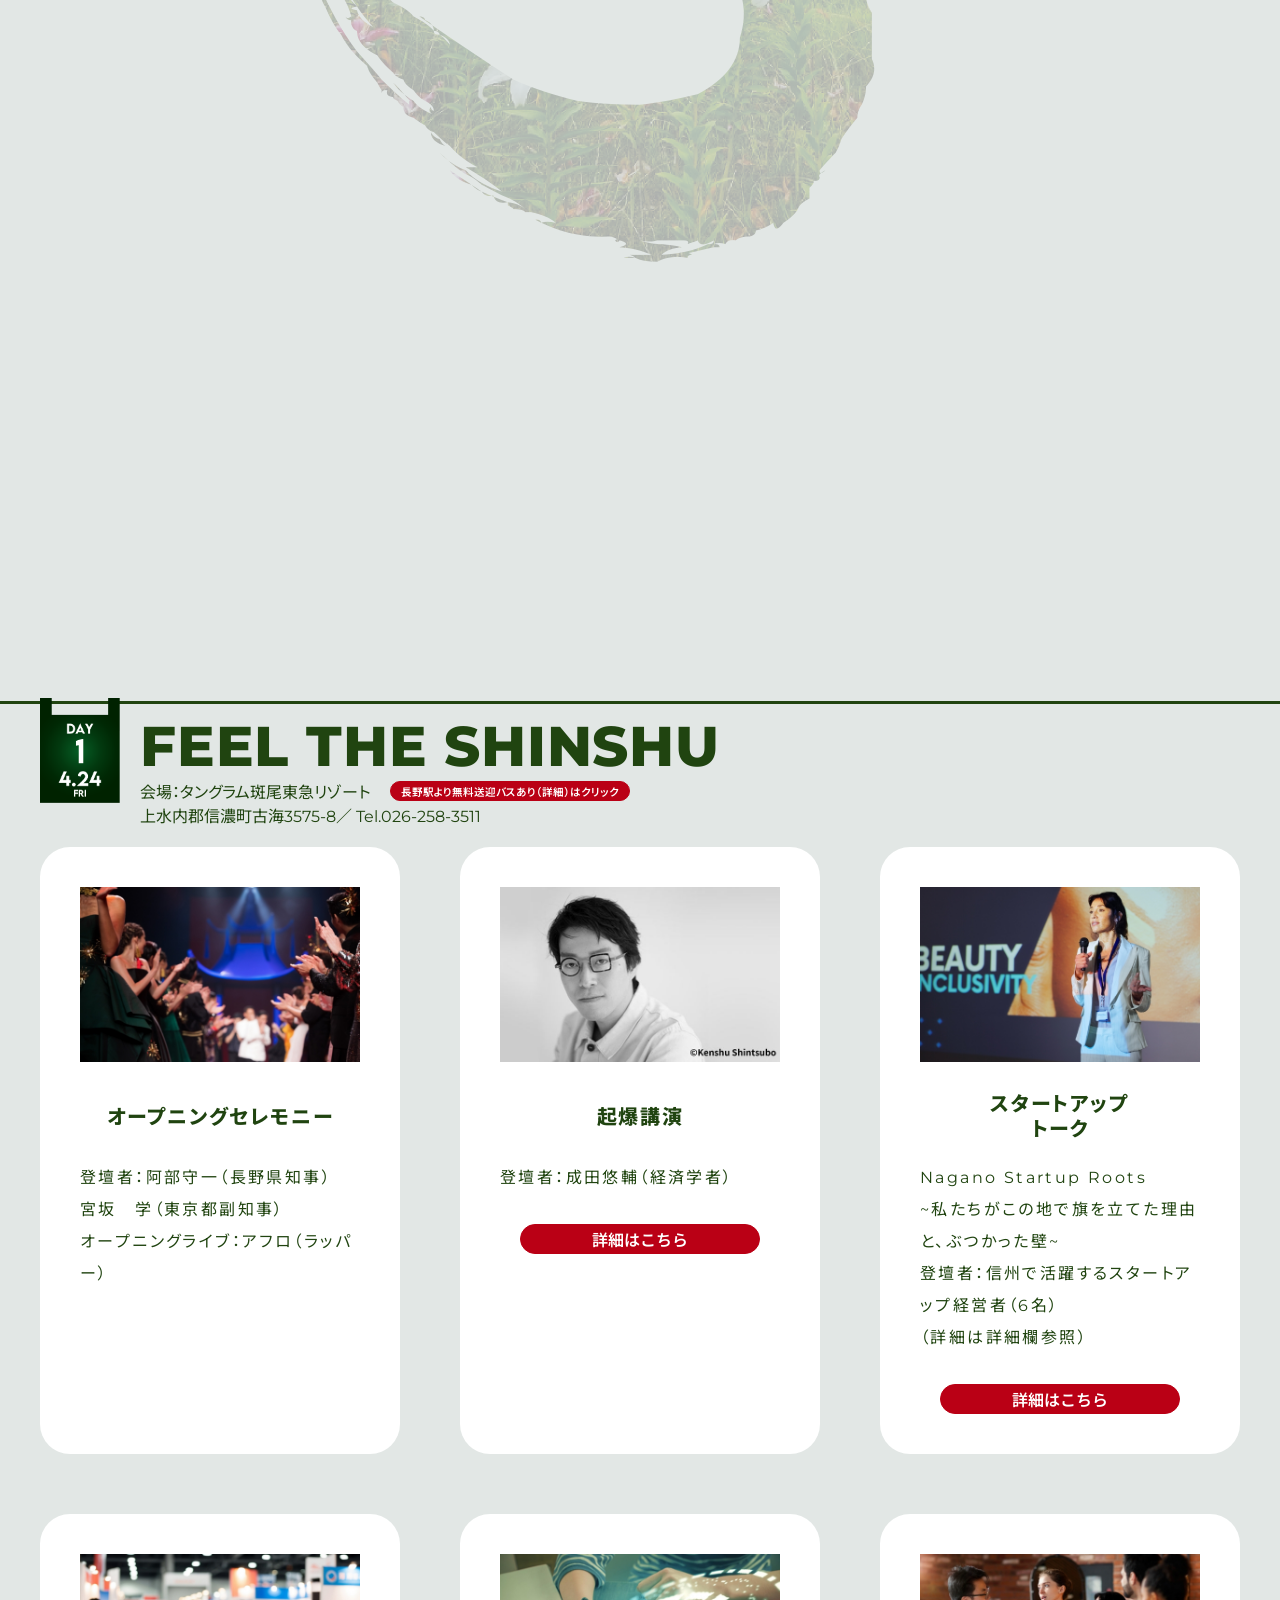
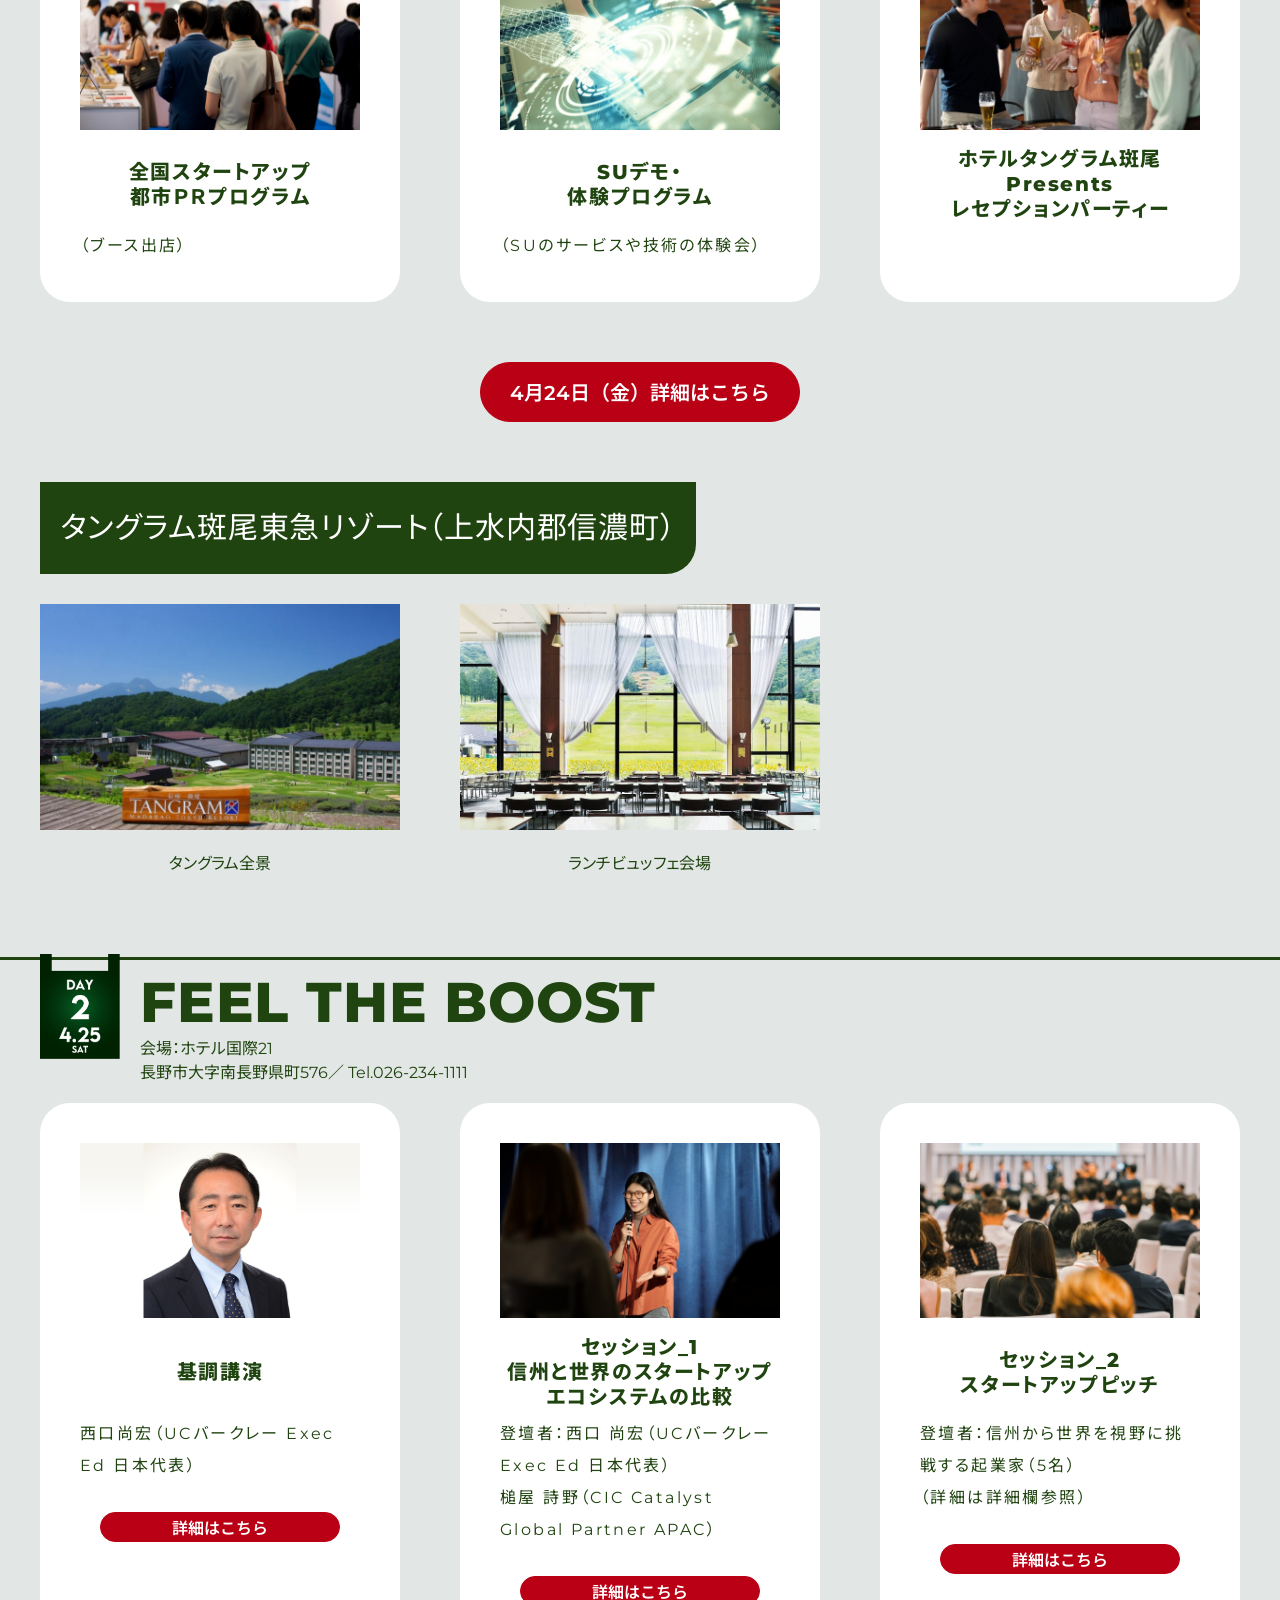
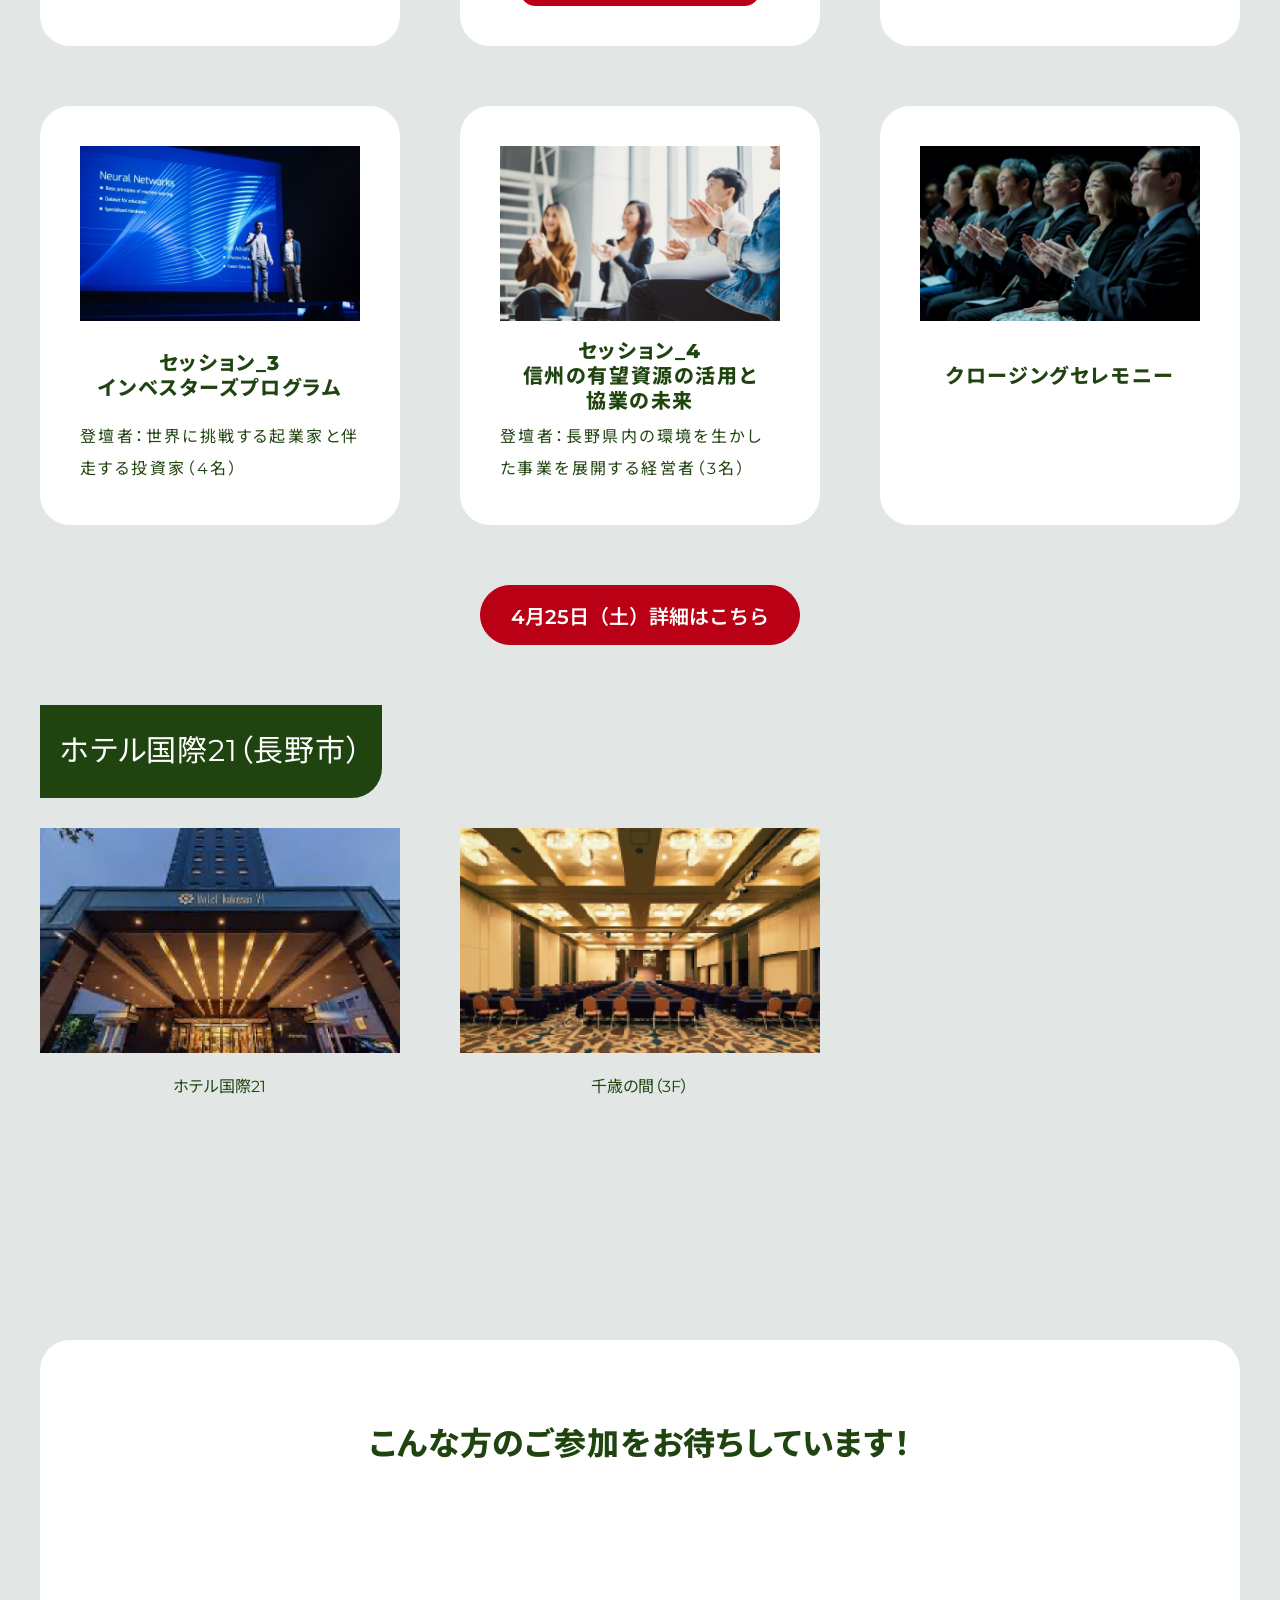
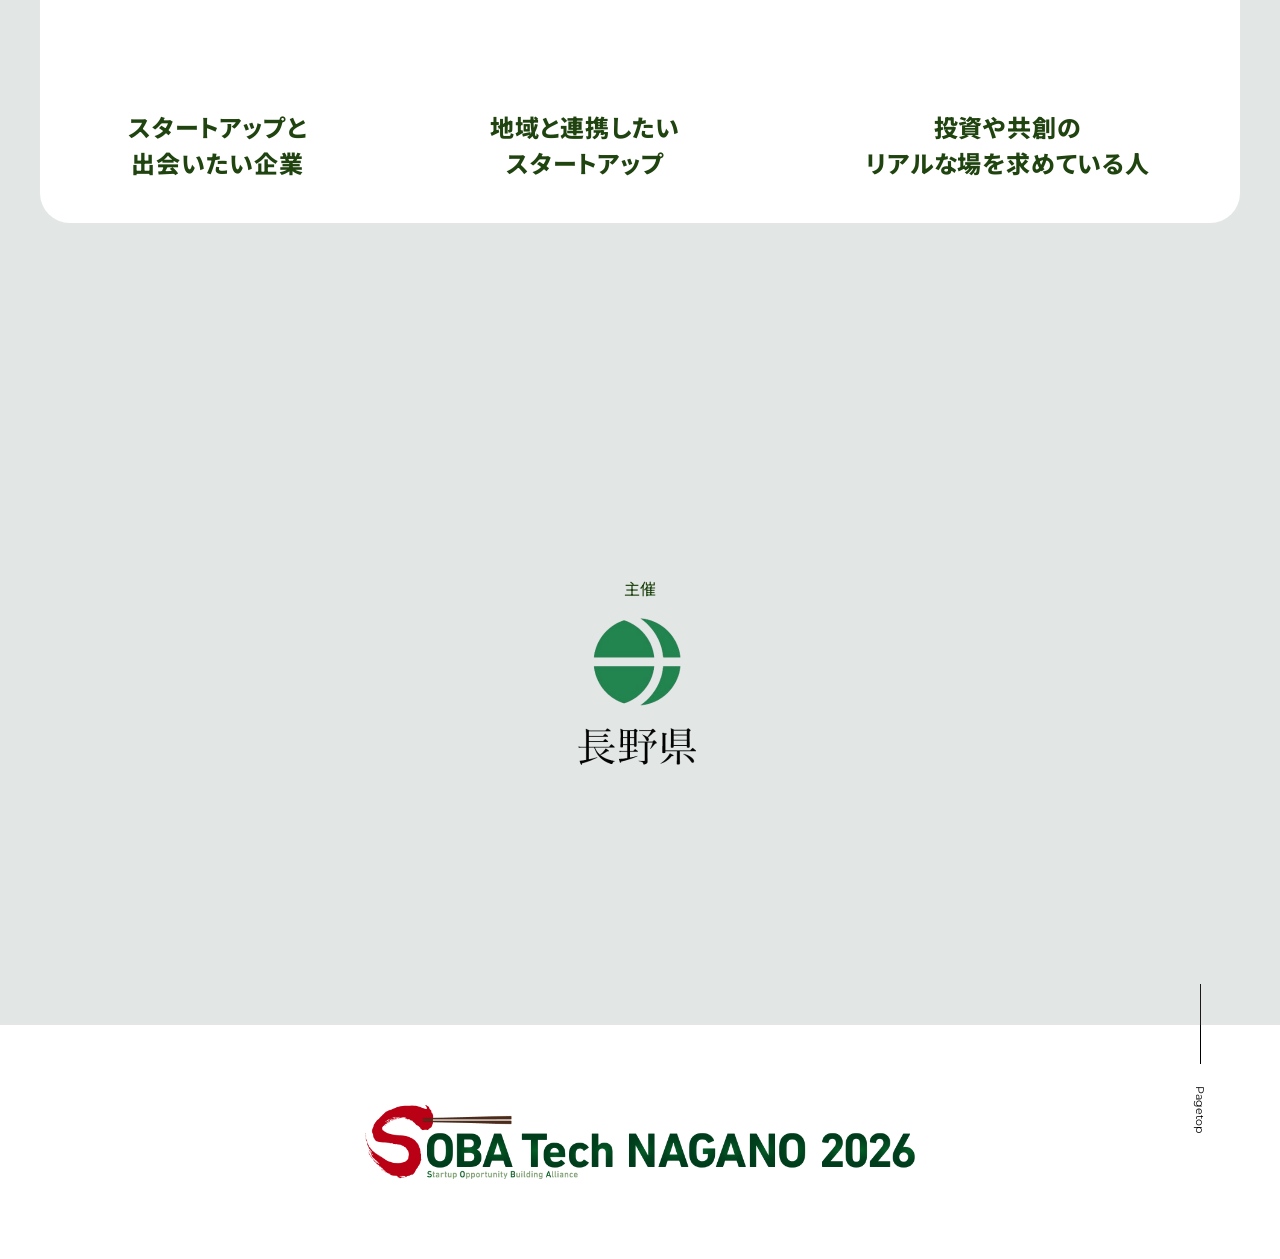
<file: index_260401.html>
<!doctype html>
<html><!-- InstanceBegin template="/Templates/format2.dwt" codeOutsideHTMLIsLocked="false" -->
<head prefix="og: http://ogp.me/ns# fb: http://ogp.me/ns/fb#">
<!-- Google tag (gtag.js) -->
<script async src="https://www.googletagmanager.com/gtag/js?id=G-KVXWY8SVFX"></script>
<script>
  window.dataLayer = window.dataLayer || [];
  function gtag(){dataLayer.push(arguments);}
  gtag('js', new Date());

  gtag('config', 'G-KVXWY8SVFX');
</script>
<meta content="IE=Edge,chrome=1" http-equiv="X-UA-Compatible">
<meta name="viewport" content="width=device-width,initial-scale=1,user-scalable=yes">
<!-- InstanceParam name="category" type="text" value="home" -->
<!-- InstanceParam name="page" type="text" value="top" -->
<!-- InstanceParam name="path" type="text" value="" -->
<!-- InstanceParam name="title" type="text" value="" -->
<!-- InstanceParam name="stitle" type="text" value="" -->
<!-- InstanceParam name="devide" type="boolean" value="false" -->
<!-- InstanceParam name="dc" type="text" value="長野のウェルビーイングな環境でスタートアップと多様なステークホルダーが出会い、新たな連携を生む機会を創り出す2日間。" -->
<!-- InstanceParam name="kw" type="text" value="Soba Tech Nagano,長野,スタートアップ,連携" -->
<meta name="description" content="長野のウェルビーイングな環境でスタートアップと多様なステークホルダーが出会い、新たな連携を生む機会を創り出す2日間。">
<meta name="keywords" content="Soba Tech Nagano,長野,スタートアップ,連携">
<meta charset="UTF-8">
<title>SOBA Tech NAGANO 2026</title>
<link rel="preconnect" href="https://fonts.googleapis.com">
<link rel="preconnect" href="https://fonts.gstatic.com" crossorigin>
<link href="https://fonts.googleapis.com/css2?family=Montserrat:ital,wght@0,100..900;1,100..900&family=Noto+Sans+JP:wght@100..900&display=swap" rel="stylesheet">
<link rel="stylesheet" href="assets/css/common.css?20260227">
<link rel="stylesheet" href="assets/css/home.css?20260227">
<link rel="shortcut icon" href="favicon.ico">
<meta name="format-detection" content="telephone=no">
<meta property="og:locale" content="ja_JP" />
<meta property="og:site_name" content="SOBA Tech NAGANO 2026" />
<meta property="og:type" content="website" />
<meta property="og:title" content="SOBA Tech NAGANO 2026" />
<meta property="og:description" content="長野のウェルビーイングな環境でスタートアップと多様なステークスホルダーが出会い、新たな連携を生む機会を創り出す2日間。" />
<meta property="og:url" content="https://sobatech.jp/" />
<meta property="og:image" content="https://sobatech.jp/assets/images/ogp/ogp.jpg" />
<meta property="og:image:secure_url" content="https://sobatech.jp/assets/images/ogp/ogp.jpg" />
<meta property="og:image:width" content="600" />
<meta property="og:image:height" content="600" />
<meta name="twitter:card" content="summary_large_image" />
<meta name="twitter:title" content="SOBA Tech NAGANO 2026" />
<meta name="twitter:description" content="長野のウェルビーイングな環境でスタートアップと多様なステークスホルダーが出会い、新たな連携を生む機会を創り出す2日間。" />
<meta name="twitter:image" content="https://sobatech.jp/assets/images/ogp/ogp.jpg" />
<!-- InstanceBeginEditable name="head" -->
<!-- InstanceEndEditable -->
</head>
<body class="body_home" id="body_home_top">
<header id="head">
	<div class="container">
        <div class="logo_wrap">
            <div class="logo"><a href="./" class="a" title="SOBA Tech NAGANO 2026"><span class="icon"></span></a></div>
        </div>
		<div class="to_link tl horizontal">
			<a href="https://docs.google.com/forms/d/e/1FAIpQLSd0n46abRzo3Z7magsVkj6xvT9tXBZ7rk_rJ5J4Gre_1_MntA/viewform?usp=header" target="_blank" class="a red">
				<span class="txt">参加のお申し込み</span>
			</a>
			<a href="https://docs.google.com/forms/d/e/1FAIpQLSd3N47FBYLd6G61fu_g5o0Qd_PoPEziWasm6jWy16eNM2VNgQ/viewform?usp=sharing&ouid=102160609291367349572" target="_blank" class="a">
				<span class="txt">ブース出展のご応募</span>
			</a>
		</div>
    </div>
</header>
<main id="contents">

<!-- InstanceBeginEditable name="setContents" -->
<section class="section" id="mv">
	<div class="box_wrap inner">
		<div class="logo_wrap">
			<div class="logo">
				<span class="icon"></span>
			</div>
		</div>
		<picture class="copy">
			<img src="assets/images/home/mv_copy.png" alt="Start up Opportunity Building Alliance for TECH Nagano">
		</picture>
		<div class="schedule_wrap">
			<picture class="date">
				<img src="assets/images/home/mv_schedule_date.png" alt="2026年4月24日（金）・25日（土）">
			</picture>
			<div class="info">
				<div class="day_wrap">
					<picture class="day_num"><img src="assets/images/home/mv_day1.png" alt="DAY1 2026年4月24日（金）"></picture>
					<div class="theme">FEEL THE SHINSHU</div>
					<div class="place">会場：タングラム斑尾東急リゾート（上水内郡信濃町）
						<div class="to_link to_link_mini tl mt5 not_for_device">
							<div class="to_modal a red" data-tgt_modal="guide_bus">
								<span class="txt">長野駅より無料送迎バスあり（詳細）はクリック</span>
							</div>
						</div>
					</div>
				</div>
				<div class="day_wrap">
					<picture class="day_num"><img src="assets/images/home/mv_day2.png" alt="DAY2 2026年4月25日（土）"></picture>
					<div class="theme">FEEL THE BOOST</div>
					<div class="place">会場：ホテル国際21（長野市）</div>
				</div>
			</div>
		</div>
		<div class="to_link tc for_device">
            <div class="to_modal a red" data-tgt_modal="guide_bus">
                <span class="txt"><span class="fs_l"><span>DAY 1：4月24日（金）は長野駅より</span><span>送迎がございます。</span><span>詳細はこちら</span></span></span>
            </div>
        </div>
		<div class="scroll scroll_down">
			<a href="#service" class="a"><p class="bar"></p><span class="txt"></span></a>
		</div>
	</div>
</section>
<section class="section section_cont" id="about">
	<div class="section_body_wrap box_wrap">
		<div class="block block_about" id="about_about">
			<picture class="eng_title eng_title_about effect">
                <img src="assets/images/home/title_about.png" alt="ABOUT">
            </picture>
			<header class="head">
				<div class="title_wrap animate">
					<h2 class="b"><span>長野のウェルビーイングな環境で</span>
<span><span>スタートアップと多様な</span><span>ステークホルダーが出会い、</span></span>
<span>新たな連携を生む機会を創り出す2日間。</span></h2>
				</div>
			</header>
			<div class="body">
				<div class="text animate">SOBA Tech NAGANOは、信州の地で新たな挑戦を志す「Startup」（スタートアップ企業）が、具体的な成長と成功へと進むための「Opportunity」を創出します。長野の豊かな資源と革新的な技術を活かし、アイデアを現実のビジネスへと昇華させる「Building」プロセスを支援。多様なステークホルダーとの「Alliance」を通じて、資金、技術、人材、販路といったあらゆる面から、未来を担うスタートアップエコシステムを強固に構築し、信州発のイノベーションを世界へと羽ばたかせます。</div>
			</div>
		</div>
		<div class="block block_about" id="about_feature">
			<header class="head">
				<div class="title_wrap animate">
					<h2 class="b"><span>SOBA Tech NAGANOが</span><span>目指すもの</span></h2>
				</div>
			</header>
			<div class="body">
				<div class="text animate">「SOBA Tech NAGANO」は、このエコシステム構築を加速させるための、まさに「起爆剤」となるイベントです。
起業家、支援者、自治体、金融機関、大学など、未来を共創するすべてのステークホルダーが一堂に会し、顔の見える関係を築き、新たな連携を生み出す。このイベントは、単なる交流の場ではありません。長野県の未来に対する危機感を「挑戦への原動力」へと転換し、具体的なアクションを創出するための長野県で初めての取り組みです。<br><br>
なぜ「今」なのか。それは、課題が深刻化する今こそ、変革のエネルギーが最も高まる時だからです。なぜ「長野」なのか。それは、この地に眠る無限の可能性を解き放ち、世界に貢献するスタートアップをここから生み出すという、私たちの強い意志があるからです。</div>
			</div>
		</div>
	</div>
</section>
<section class="section section_cont" id="program">
	<section class="section_title_wrap box_wrap mb0">
		<picture class="eng_title eng_title_program effect">
            <img src="assets/images/home/title_program.png" alt="PROGRAM">
        </picture>
	</section>
	<div class="section_body_wrap box_wrap">
		<div class="block block_program">
			<header class="head animate">
				<picture class="program_day">
					<img src="assets/images/home/icon_day1.png" alt="DAY1 2026年4月24日（金）">
				</picture>
				<div class="title_wrap">
					<div class="theme h1 b">FEEL THE SHINSHU</div>
					<div class="info">
						<div class="place"><span>会場：タングラム斑尾東急リゾート</span><div class="to_link to_link_mini tl">
							<div class="to_modal a red" data-tgt_modal="guide_bus">
								<span class="txt">長野駅より無料送迎バスあり（詳細）はクリック</span>
							</div>
						</div></div>
						<p class="address">上水内郡信濃町古海3575-8／ Tel.026-258-3511</p>
					</div>
				</div>
			</header>
			<div class="body">
				<div class="columns column3 archives archives_program">
					<!--div class="column archive animate">
						<div class="inner">
							<picture class="photo">
								<img src="assets/images/home/photo_day1_welcomeActivity.jpg" alt="ウェルカムアクティビティ">
							</picture>
							<div class="info">
								<div class="title"><p>ウェルカムアクティビティ</p></div>
							</div>
						</div>
					</div-->
					<div class="column archive animate">
						<div class="inner">
							<picture class="photo">
								<img src="assets/images/home/photo_day1_openingCelemony.jpg" alt="オープニングセレモニー">
							</picture>
							<div class="info">
								<div class="title"><p>オープニングセレモニー</p></div>
								<div class="text">
									<p>登壇者：阿部守一（長野県知事）<br>宮坂　学（東京都副知事）</p>
									<p>オープニングライブ：アフロ（ラッパー）</p>
								</div>
							</div>
						</div>
					</div>
					<div class="column archive animate">
						<div class="inner">
							<picture class="photo">
								<img src="assets/images/home/photo_day1_seminar.jpg" alt="起爆講演">
							</picture>
							<div class="info">
								<div class="title"><p>起爆講演</p></div>
								<div class="text">
									<p>登壇者：成田悠輔（経済学者）</p>
								</div>
								<div class="to_link to_link_slim tc mt20">
									<button class="to_modal a red" data-tgt_modal="day1_seminar">
										<span class="txt">詳細はこちら</span>
									</button>
								</div>
							</div>
						</div>
					</div>
					<div class="column archive animate">
						<div class="inner">
							<picture class="photo">
								<img src="assets/images/home/photo_day1_startuptalk.jpg" alt="スタートアップトーク">
							</picture>
							<div class="info">
								<div class="title"><p><span>スタートアップ</span><br><span>トーク</span></p></div>
								<div class="text">
									<p>Nagano Startup Roots<br>
										~私たちがこの地で旗を立てた理由と、ぶつかった壁~</p>
									<p>登壇者：信州で活躍するスタートアップ経営者（6名）<br>（詳細は詳細欄参照）</p>
								</div>
								<div class="to_link to_link_slim tc mt20">
									<button class="to_modal a red" data-tgt_modal="day1_startup_talk">
										<span class="txt">詳細はこちら</span>
									</button>
								</div>
							</div>
						</div>
					</div>
					<div class="column archive animate">
						<div class="inner">
							<picture class="photo">
								<img src="assets/images/home/photo_day2_booth.jpg" alt="全国スタートアップ都市ＰＲプログラム">
							</picture>
							<div class="info">
								<div class="title"><p><span>全国スタートアップ</span><br><span>都市ＰＲプログラム</span></p></div>
								<div class="text">
									<p>（ブース出店）</p>
								</div>
							</div>
						</div>
					</div>
					<div class="column archive animate">
						<div class="inner">
							<picture class="photo">
								<img src="assets/images/home/photo_day1_sudemo.jpg" alt="SUデモ・体験プログラム">
							</picture>
							<div class="info">
								<div class="title"><p><span>SUデモ・</span><br><span>体験プログラム</span></p></div>
								<div class="text">
									<p>（SUのサービスや技術の体験会）</p>
								</div>
							</div>
						</div>
					</div>
					<div class="column archive animate">
						<div class="inner">
							<picture class="photo">
								<img src="assets/images/home/photo_day1_receptionparty.jpg" alt="レセプションパーティー">
							</picture>
							<div class="info">
								<div class="title"><p><span>ホテルタングラム斑尾 Presents</span><br><span>レセプションパーティー</span></p></div>
							</div>
						</div>
					</div>
				</div>
				<div class="to_link to_link_gigant tc mt60 mb60">
                    <button class="to_modal a red" data-tgt_modal="day1">
                        <span class="txt">4月24日（金）詳細はこちら</span>
                    </button>
                </div>
				<div class="sub_block mb0 mt40 sub_block_place animate">
					<header class="head">
						<div class="h3"><span>タングラム斑尾東急リゾート</span><span>（上水内郡信濃町）</span></div>
					</header>
					<div class="body">
                        <div class="columns archives column3">
                            <div class="column archive">
                                <div class="inner">
                                    <picture class="photo">
                                        <img src="assets/images/home/photo_day1_place1.jpg" alt="タングラム全景">
                                    </picture>
                                    <div class="info">
                                        <div class="name">タングラム全景</div>
                                    </div>
                                </div>
                            </div>
                            <!--<div class="column archive">
                                <div class="inner">
                                    <picture class="photo">
                                        <img src="assets/images/home/photo_day1_place2.jpg" alt="ウェルカムアクティビティ会場">
                                    </picture>
                                    <div class="info">
                                        <div class="name">ウェルカムアクティビティ会場</div>
                                    </div>
                                </div>
                            </div>-->
                            <div class="column archive">
                                <div class="inner">
                                    <picture class="photo">
                                        <img src="assets/images/home/photo_day1_place3.jpg" alt="ランチビュッフェ会場">
                                    </picture>
                                    <div class="info">
                                        <div class="name">ランチビュッフェ会場</div>
                                    </div>
                                </div>
                            </div>
                        </div>
					</div>
				</div>
			</div>
		</div>
		<div class="block block_program">
			<header class="head animate">
				<picture class="program_day">
					<img src="assets/images/home/icon_day2.png" alt="DAY2 2026年4月25日（土）">
				</picture>
				<div class="title_wrap">
					<div class="theme h1 b">FEEL THE BOOST</div>
					<div class="info">
						<p class="place">会場：ホテル国際21</p>
						<p class="address">長野市大字南長野県町576／ Tel.026-234-1111</p>
					</div>
				</div>
			</header>
			<div class="body">
				<div class="columns column3 archives archives_program">
					<div class="column archive animate">
						<div class="inner">
							<picture class="photo">
								<img src="assets/images/home/photo_day2_seminar.jpg" alt="基調講演">
							</picture>
							<div class="info">
								<div class="title"><p>基調講演</p></div>
								<div class="text">
									<p>西口尚宏（UCバークレー Exec Ed 日本代表）</p>
								</div>
								<div class="to_link to_link_slim tc mt20">
									<button class="to_modal a red" data-tgt_modal="day2_seminar">
										<span class="txt">詳細はこちら</span>
									</button>
								</div>
							</div>
						</div>
					</div>
					<div class="column archive animate">
						<div class="inner">
							<picture class="photo">
								<img src="assets/images/home/photo_day2_session1.jpg" alt="セッション_1 「スタートアップエコシステム」">
							</picture>
							<div class="info">
								<div class="title"><p><span>セッション_1</span><br><span>信州と世界のスタートアップ</span><span>エコシステムの比較</span></p></div>
								<div class="text">
									<p>登壇者：西口 尚宏（UCバークレー Exec Ed 日本代表）<br>槌屋 詩野（CIC Catalyst Global Partner APAC）</p>
								</div>
								<div class="to_link to_link_slim tc mt20">
									<button class="to_modal a red" data-tgt_modal="day2_session1">
										<span class="txt">詳細はこちら</span>
									</button>
								</div>
							</div>
						</div>
					</div>
					<div class="column archive animate">
						<div class="inner">
							<picture class="photo">
								<img src="assets/images/home/photo_day2_session2.jpg" alt="セッション②スタートアップピッチ">
							</picture>
							<div class="info">
								<div class="title"><p><span>セッション_2</span><br><span><span>スタートアップ</span><span>ピッチ</span></span></p></div>
								<div class="text">
									<p>登壇者：信州から世界を視野に挑戦する起業家（5名）<br>（詳細は詳細欄参照）</p>
								</div>
								<div class="to_link to_link_slim tc mt20">
									<button class="to_modal a red" data-tgt_modal="day2_session2">
										<span class="txt">詳細はこちら</span>
									</button>
								</div>
							</div>
						</div>
					</div>
					<div class="column archive animate">
						<div class="inner">
							<picture class="photo">
								<img src="assets/images/home/photo_day2_session3.jpg" alt="セッション_3 インベスターズプログラム">
							</picture>
							<div class="info">
								<div class="title"><p><span>セッション_3</span><br><span><span>インベスターズ</span><span>プログラム</span></span></p></div>
								<div class="text">
									<p>登壇者：世界に挑戦する起業家と伴走する投資家（4名）</p>
								</div>
							</div>
						</div>
					</div>
					<div class="column archive animate">
						<div class="inner">
							<picture class="photo">
								<img src="assets/images/home/photo_day2_session4.jpg" alt="セッション_4 信州の有望資源の活用と協業の未来">
							</picture>
							<div class="info">
								<div class="title"><p><span>セッション_4</span><br><span><span>信州の有望資源の活用と</span><span>協業の未来</span></span></p></div>
								<div class="text">
									<p>登壇者：長野県内の環境を生かした事業を展開する経営者（3名）</p>
								</div>
							</div>
						</div>
					</div>
					<div class="column archive animate">
						<div class="inner">
							<picture class="photo">
								<img src="assets/images/home/photo_day2_closingCelemony.jpg" alt="クロージングセレモニー">
							</picture>
							<div class="info">
								<div class="title"><p>クロージングセレモニー</p></div>
							</div>
						</div>
					</div>
				</div>
				<div class="to_link to_link_gigant tc mt60 mb60">
                    <button class="to_modal a red" data-tgt_modal="day2">
                        <span class="txt">4月25日（土）詳細はこちら</span>
                    </button>
                </div>
				<div class="sub_block mb0 mt40 sub_block_place animate">
					<header class="head">
						<div class="h3"><span>ホテル国際21</span><span>（長野市）</span></div>
					</header>
					<div class="body">
                        <div class="columns archives column3">
                            <div class="column archive">
                                <div class="inner">
                                    <picture class="photo">
                                        <img src="assets/images/home/photo_day2_place1.jpg" alt="ホテル国際21">
                                    </picture>
                                    <div class="info">
                                        <div class="name">ホテル国際21</div>
                                    </div>
                                </div>
                            </div>
                            <div class="column archive">
                                <div class="inner">
                                    <picture class="photo">
                                        <img src="assets/images/home/photo_day2_place2.jpg" alt="千歳の間（3F）">
                                    </picture>
                                    <div class="info">
                                        <div class="name">千歳の間（3F）</div>
                                    </div>
                                </div>
                            </div>
                        </div>
					</div>
				</div>
			</div>
		</div>
	</div>	
</section>
<section class="section section_cont pt40" id="for_you">
	<section class="section_title_wrap box_wrap">
		<picture class="eng_title eng_title_for_you effect">
            <img src="assets/images/home/title_for_you.png" alt="FOR YOU">
        </picture>
	</section>
	<div class="section_body_wrap box_wrap">
		<div class="block mb0">
			<header class="head">
				<div class="title b h2">
					<span>こんな方のご参加を</span><span>お待ちしています！</span>
				</div>
			</header>
			<div class="body">
				<div class="columns">
					<div class="column animate">
						<div class="illust_wrap animate">
							<picture class="illust illust_fy_01">
								<img src="assets/images/home/illust_for_you_01.png" alt="スタートアップと出会いたい企業">
							</picture>
						</div>
						<div class="title tc b h4">
							<span>スタートアップと</span><br>
							<span>出会いたい企業</span>
						</div>
					</div>
					<div class="column animate">
						<div class="illust_wrap animate">
							<picture class="illust illust_fy_02">
								<img src="assets/images/home/illust_for_you_02.png" alt="地域と連携したいスタートアップ">
							</picture>
						</div>
						<div class="title tc b h4">
							<span>地域と連携したい</span><br>
							<span>スタートアップ</span>
						</div>
					</div>
					<div class="column animate">
						<div class="illust_wrap animate">
							<picture class="illust illust_fy_03">
								<img src="assets/images/home/illust_for_you_03.png" alt="投資や共創のリアルな場を求めている人">
							</picture>
						</div>
						<div class="title tc b h4">
							<span>投資や共創の</span><br>
							<span>リアルな場を求めている人</span>
						</div>
					</div>
				</div>
			</div>
		</div>
	</div>
</section>
<!--<section class="section section_cont" id="news">
	<section class="section_title_wrap box_wrap">
		<picture class="eng_title eng_title_news effect">
            <img src="assets/images/home/title_news.png" alt="NEWS">
        </picture>
		<div class="title h2 b">ニュース</div>
	</section>
	<div class="section_body_wrap box_wrap">
		<div class="block mb0">
			<div class="body">
				<div class="columns column3 archives archives_news">
					<div class="column archive">
						<a href="news/detail" class="a inner">
							<picture class="photo">
								<img src="assets/images/dummy/photo_article_01.jpg" alt="">
							</picture>
							<div class="info">
								<div class="date_wrap">
									<div class="date">2025.12.31</div>
								</div>
								<h3 class="title h5">お知らせのタイトルがはいりますお知らせのタイトルがはいります</h3>
							</div>
						</a>
					</div>
					<div class="column archive">
						<a href="news/detail" class="a inner">
							<picture class="photo">
								<img src="assets/images/dummy/photo_article_02.jpg" alt="">
							</picture>
							<div class="info">
								<div class="date_wrap">
									<div class="date">2025.12.31</div>
								</div>
								<h3 class="title h5">お知らせのタイトルがはいりますお知らせのタイトルがはいります</h3>
							</div>
						</a>
					</div>
					<div class="column archive">
						<a href="news/detail" class="a inner">
							<picture class="photo">
								<img src="assets/images/dummy/photo_article_03.jpg" alt="">
							</picture>
							<div class="info">
								<div class="date_wrap">
									<div class="date">2025.12.31</div>
								</div>
								<h3 class="title h5">お知らせのタイトルがはいりますお知らせのタイトルがはいります</h3>
							</div>
						</a>
					</div>
				</div>
			</div>
		</div>
	</div>
</section>-->
<section class="section section_cont" id="organizer">
	<section class="section_title_wrap box_wrap">
		<picture class="eng_title eng_title_organizer effect">
            <img src="assets/images/home/title_organizer.png" alt="ORGANIZER">
        </picture>
	</section>
	<div class="section_body_wrap box_wrap">
		<div class="block mb0">
			<div class="body">
				<ul class="banners">
					<li class="banner">
						<p class="caption">主催</p>
						<a href="https://www.pref.nagano.lg.jp/" target="_blank" class="a">
							<img src="assets/images/logo/nagano_pref.png" alt="長野県">
						</a>
					</li>
				</ul>
			</div>
		</div>
	</div>
</section>
<!-- .modal-->
<div class="modal fixed_center" key="guide_bus">
	<div class="black modal_black fixed_center"></div>
	<div class="modal_inner_wrap">
		<div class="modal_inner">
			<div class="block mb0">
				<header class="head">
					<div class="h4">送迎バス運行情報</div>
				</header>
				<div class="body">
					<div class="text">
						<p>【行き】長野駅東口バスプール発 ⇒ タングラム着<br>出発時刻: 9:15<br>到着予定時刻: 10:30頃<br>注: 交通状況により到着時刻が前後する可能性がございます。</p>
						<p class="mt20">【帰り】タングラム発 ⇒ 長野駅着<br>出発時刻: 17:00<br>到着予定時刻: 未定<br>注: 交通状況により到着時刻が前後する可能性がございます。</p>
					</div>
				</div>
				<div class="foot">
					<div class="text fs_s"><p>上記の運行時間は、現時点での予定です。<br>
今後の状況により、時刻が変更となる場合がございます。<br>
	・最新の情報は、当ウェブサイトにて随時更新いたします。<br>
	・ご参加前に必ず、最新の運行情報をご確認くださいますようお願い申し上げます。
						</p>
					</div>
				</div>
			</div>
		</div>
		<div class="btn btn_close fixed_center"></div>
	</div>
</div>
<!-- /.modal-->
<!-- .modal-->
<div class="modal fixed_center" key="day1">
	<div class="black modal_black fixed_center"></div>
	<div class="modal_inner_wrap">
		<div class="modal_inner">
			<div class="block mb20">
				<header class="head">
					<div class="h4"><span>1日目 4月24日（金）</span><span>スケジュール</span></div>
				</header>
				<div class="body">
					<ul class="list_wrap list_info_wrap">
						<li class="list">
							<div class="inner">
								<div class="label">11:00-11:15</div>
								<div class="cont">
									<p>オープニングセレモニー<br>登壇者：阿部守一（長野県知事）<br>宮坂　学（東京都副知事）</p>
									<p class="mt10">オープニングライブ：アフロ（ラッパー）</p>
								</div>
							</div>
						</li>
						<li class="list">
							<div class="inner">
								<div class="label">11:15-12:15</div>
								<div class="cont">
									<p>起爆講演<br>登壇者：成田悠輔</p>
								</div>
							</div>
						</li>
						<li class="list">
							<div class="inner">
								<div class="label">12:15-13:15</div>
								<div class="cont">
									<p>信州の食材によるランチビュッフェ</p>
								</div>
							</div>
						</li>
						<li class="list">
							<div class="inner">
								<div class="label">13:15-15:00</div>
								<div class="cont">
									<p>スタートアップトーク -信州を体感するスタートアップ企業によるピッチ-</p>
									<p>登壇者：<br>
										小林 弘人（株式会社 インフォバーン 代表取締役会長兼社長CVO）（モデレーター）<br>
										吉原 豪（株式会社 アースボード 代表取締役社長）<br>
										蓬田 和平（VFR 株式会社 代表取締役社長）<br>
										青波 美智（株式会社 Swell 代表取締役）<br>
										乾 馨太（MYCL Japan 株式会社 代表取締役）<br>
										美濃部 慎也（株式会社 ユカシカド 代表取締役）<br>
										田中 厚志（ヴェルヌクリスタル 株式会社 CEO）</p>
								</div>
							</div>
						</li>
						<li class="list">
							<div class="inner">
								<div class="label">15:30-17:00</div>
								<div class="cont">
									<p>ホテルタングラム斑尾 Presents レセプションパーティー</p>
								</div>
							</div>
						</li>
					</ul>
				</div>
			</div>
			<div class="block">
				<header class="head">
					<div class="h5 b"><span>[展示イベント]</span></div>
				</header>
				<div class="body">
					<ul class="list_wrap list_info_wrap">
						<li class="list">
							<div class="inner">
								<div class="label">13:15-15:00</div>
								<div class="cont">
									<p>全国スタートアップ都市ＰＲプログラム</p>
								</div>
							</div>
						</li>
						<li class="list">
							<div class="inner">
								<div class="label">12:15-16:00</div>
								<div class="cont">
									<p>SUデモ・体験プログラム 等 (SUのサービスや技術を体験)</p>
								</div>
							</div>
						</li>
					</ul>
				</div>
			</div>
		</div>
		<div class="btn btn_close fixed_center"></div>
	</div>
</div>
<!-- /.modal-->
<!-- .modal-->
<div class="modal fixed_center" key="day2">
	<div class="black modal_black fixed_center"></div>
	<div class="modal_inner_wrap">
		<div class="modal_inner">
			<div class="block mb20">
				<header class="head">
					<div class="h4"><span>2日目 4月25日（土）</span><span>スケジュール</span></div>
				</header>
				<div class="body">
					<ul class="list_wrap list_info_wrap">
						<li class="list">
							<div class="inner">
								<div class="label">10:30-11:30</div>
								<div class="cont">
									<p>基調講演</p>
									<p>登壇者　西口尚宏（UCバークレー Exec Ed 日本代表）</p>
								</div>
							</div>
						</li>
						<li class="list">
							<div class="inner">
								<div class="label">11:40-12:20</div>
								<div class="cont">
									<p>セッション_1 「スタートアップエコシステム」</p>
									<p>登壇者<br>
藤本 あゆみ（一般社団法人スタートアップエコシステム協会 代表理事）（モデレーター）<br>
西口 尚宏（UCバークレー Exec Ed 日本代表）<br>
槌屋 詩野（CIC Catalyst Global Partner APAC）</p>
								</div>
							</div>
						</li>
						<li class="list">
							<div class="inner">
								<div class="label">13:10-13:50</div>
								<div class="cont">
									<p>セッション_2 「スタートアップピッチ」</p>
									<p>登壇者<br>
小松 隆史（株式会社 Henry Monitor 代表取締役社長）<br>
斉藤 晴久（ParkUP 株式会社 共同代表）<br>
大木 和典（mui lab 株式会社 代表取締役社長CEO）<br>
中沢 冬芽（株式会社 Alumnote 代表取締役CEO）<br>
春日 秀之（株式会社 hide kasuga 1896 代表）</p>
								</div>
							</div>
						</li>
						<li class="list">
							<div class="inner">
								<div class="label">14:00-14:40</div>
								<div class="cont">
									<p>セッション_3「インベスターズプログラム」</p>
									<p>登壇者<br>
下平 将人（ON&amp;BOARD 株式会社 代表パートナー）（モデレーター）<br>
藤田 豪（株式会社 MTG Ventures 代表取締役）<br>
高宮 慎一（グロービス・キャピタル・パートナーズ 代表パートナー）<br>
Chiamin Lai（FIRST LIGHT Capital, Inc. Managing Partner）<br>
Aya Stone（Andreessen Horowitz Partner）</p>
								</div>
							</div>
						</li>
						<li class="list">
							<div class="inner">
								<div class="label">14:50-15:30</div>
								<div class="cont">
									<p>セッション_4「信州の有望資源の活用と協業の未来」</p>
									<p>登壇者<br>
高橋 総（株式会社 トランビ 代表取締役CEO）<br>
金子 行宏（シナノケンシ 株式会社 代表取締役社長）<br>
和田 寛（株式会社 ズクトチエ 共同代表）<br>
田澤 麻里香（株式会社 KUTABITO STAY 代表取締役）</p>
								</div>
							</div>
						</li>
						<li class="list">
							<div class="inner">
								<div class="label">15:40-16:00</div>
								<div class="cont">
									<p>クロージングセレモニー</p>
								</div>
							</div>
						</li>
					</ul>
				</div>
			</div>
			<div class="block">
				<header class="head">
					<div class="h5 b"><span>[展示イベント]</span></div>
				</header>
				<div class="body">
					<ul class="list_wrap list_info_wrap">
						<li class="list">
							<div class="inner">
								<div class="label">10:00-15:30</div>
								<div class="cont">
									<p>企業 ＆ 団体ブース出展</p>
								</div>
							</div>
						</li>
					</ul>
				</div>
			</div>
		</div>
		<div class="btn btn_close fixed_center"></div>
	</div>
</div>
<!-- /.modal-->
<!-- .modal -->
<div class="modal fixed_center" key="day1_seminar">
	<div class="black modal_black fixed_center"></div>
	<div class="modal_inner_wrap">
		<div class="modal_inner">
			<div class="block mb40 max480w">
				<header class="head">
					<div class="h4 b">起爆講演</div>
					<p class="b">4月24日（金）11:15-12:15</p>
				</header>
				<div class="body">
					<div class="columns column3">
						<div class="column w2">
							<div class="text">
								<p>登壇者：成田悠輔</p>
								<p class="h5 b">「データ×地域の未来」</p>
								<p>データと制度設計の視点から日本社会の課題を鋭く分析。豊かな自然資本と地域コミュニティを有する長野県の可能性に着目し、地方発スタートアップの未来像を提示する。</p>
							</div>
						</div>
						<div class="column">
							<picture class="photo">
								<img src="assets/images/home/photo_narita.jpg" alt="成田悠輔">
							</picture>
						</div>
					</div>
					
				</div>
			</div>
		</div>
		<div class="btn btn_close fixed_center"></div>
	</div>
</div>
<!-- /.modal -->
<!-- .modal -->
<div class="modal fixed_center" key="day2_seminar">
	<div class="black modal_black fixed_center"></div>
	<div class="modal_inner_wrap">
		<div class="modal_inner">
			<div class="block mb40 max480w">
				<header class="head">
					<div class="h4 b">基調講演</div>
					<p class="b">4月25日（土）10:30-11:30</p>
				</header>
				<div class="body">
					<div class="columns column3">
						<div class="column w2">
							<div class="text">
								<p>登壇者：西口尚宏（UCバークレー Exec Ed 日本代表）</p>
								<p>シリコンバレーと日本をつなぐ、世界のスタートアップエコシステムとイノベーション経営の国際標準化の専門家</p>
							</div>
						</div>
						<div class="column">
							<picture class="photo">
								<img src="assets/images/home/photo_nishiguchi.jpg" alt="西口尚宏">
							</picture>
						</div>
					</div>
					
				</div>
			</div>
		</div>
		<div class="btn btn_close fixed_center"></div>
	</div>
</div>
<!-- /.modal -->
<!-- InstanceEndEditable -->

</main>
<footer id="foot">
	<div class="box_wrap">
		<div class="foot_inner foot_inner_left">
			<div class="logo_wrap">
				<div class="logo"><a href="./" class="a" title="SOBA Tech NAGANO 2026"><span class="icon"></span></a></div>
			</div>
		</div>
    </div>
    <div class="to_pagetop scroll scroll_up">
        <a href="#" class="a"><p class="bar"></p><span class="txt"></span></a>
    </div>
</footer>
<div class="fixed_center" id="loading">
    <p class="bg fixed_center"></p>
    <span class="icon fixed_center"></span>
</div>
<script src="assets/js/jquery-3.7.1.min.js"></script>
<script src="assets/js/browser.check.js"></script>
<script src="assets/js/common.js"></script>
<script>
category="home";
page="top";
path="";
</script>
<!-- InstanceBeginEditable name="setFootScript" -->
<!-- InstanceEndEditable -->
</body>
<!-- InstanceEnd --></html>
</file>
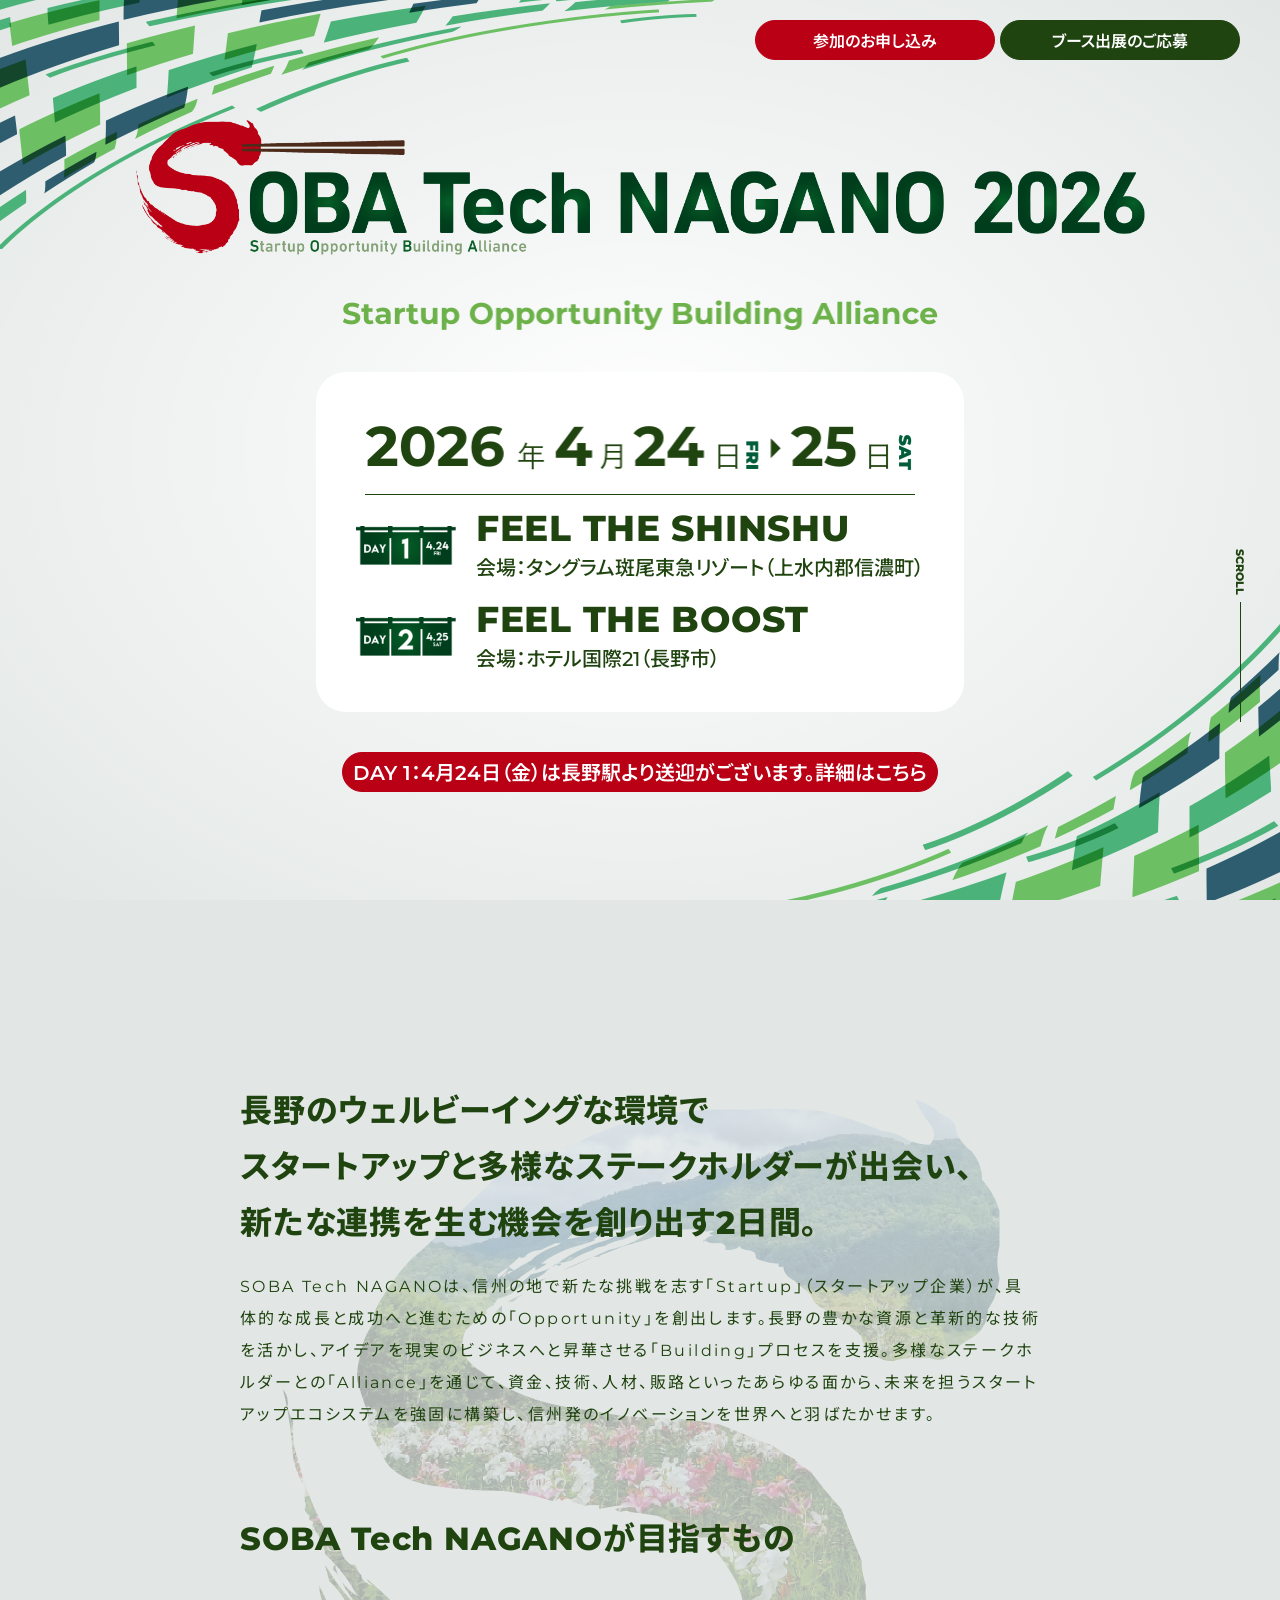
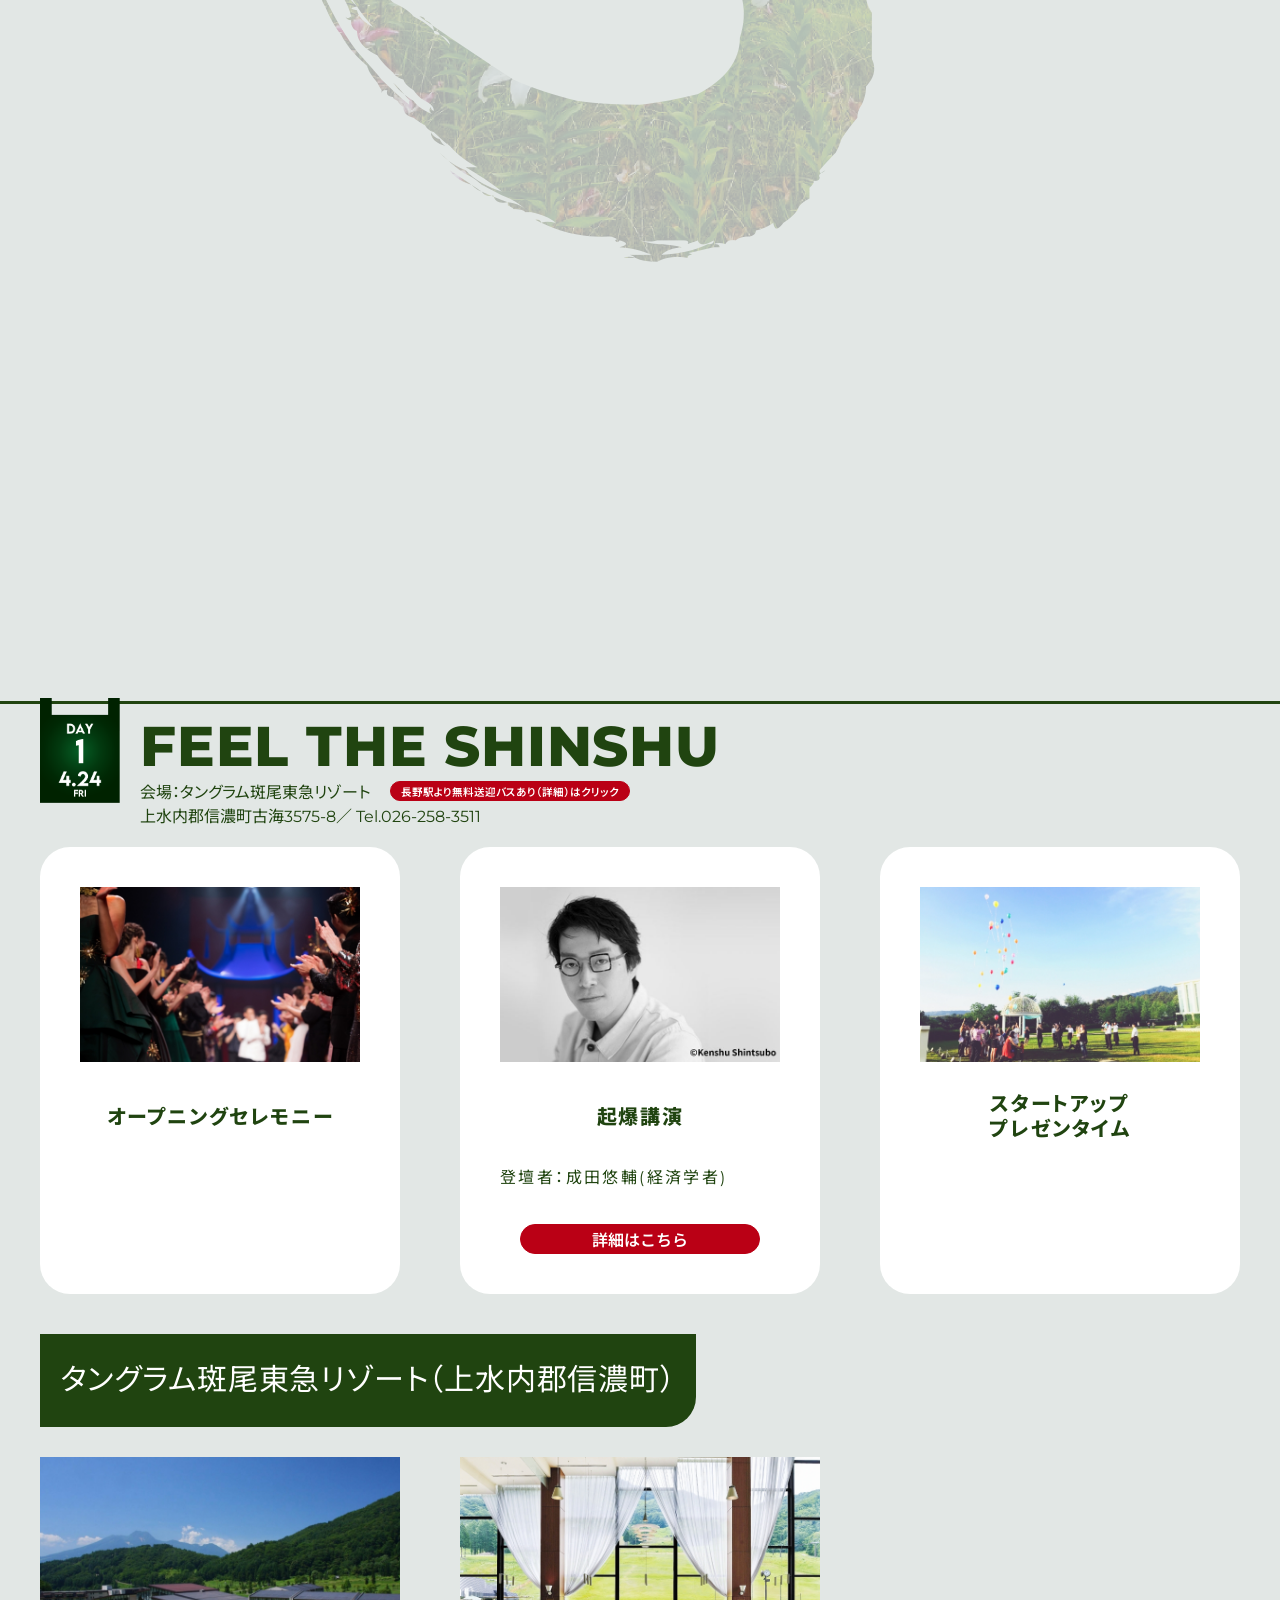
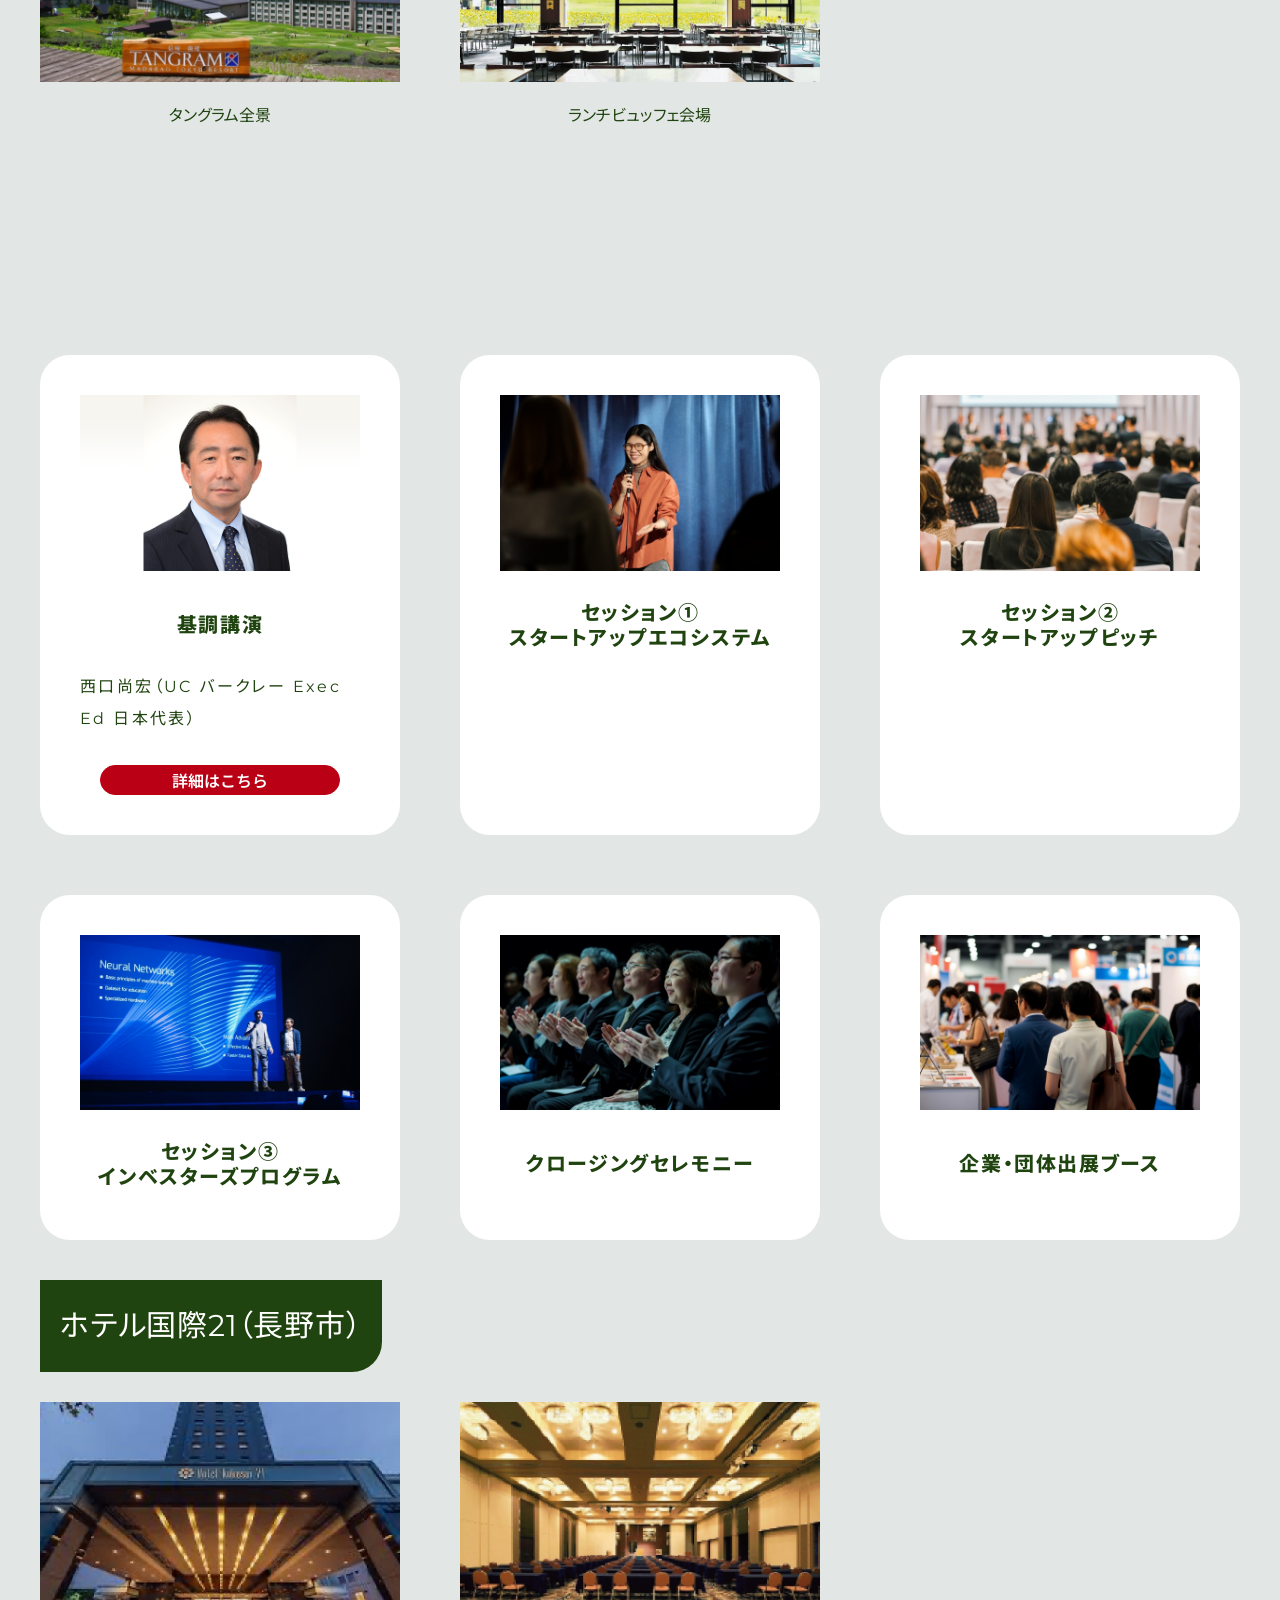
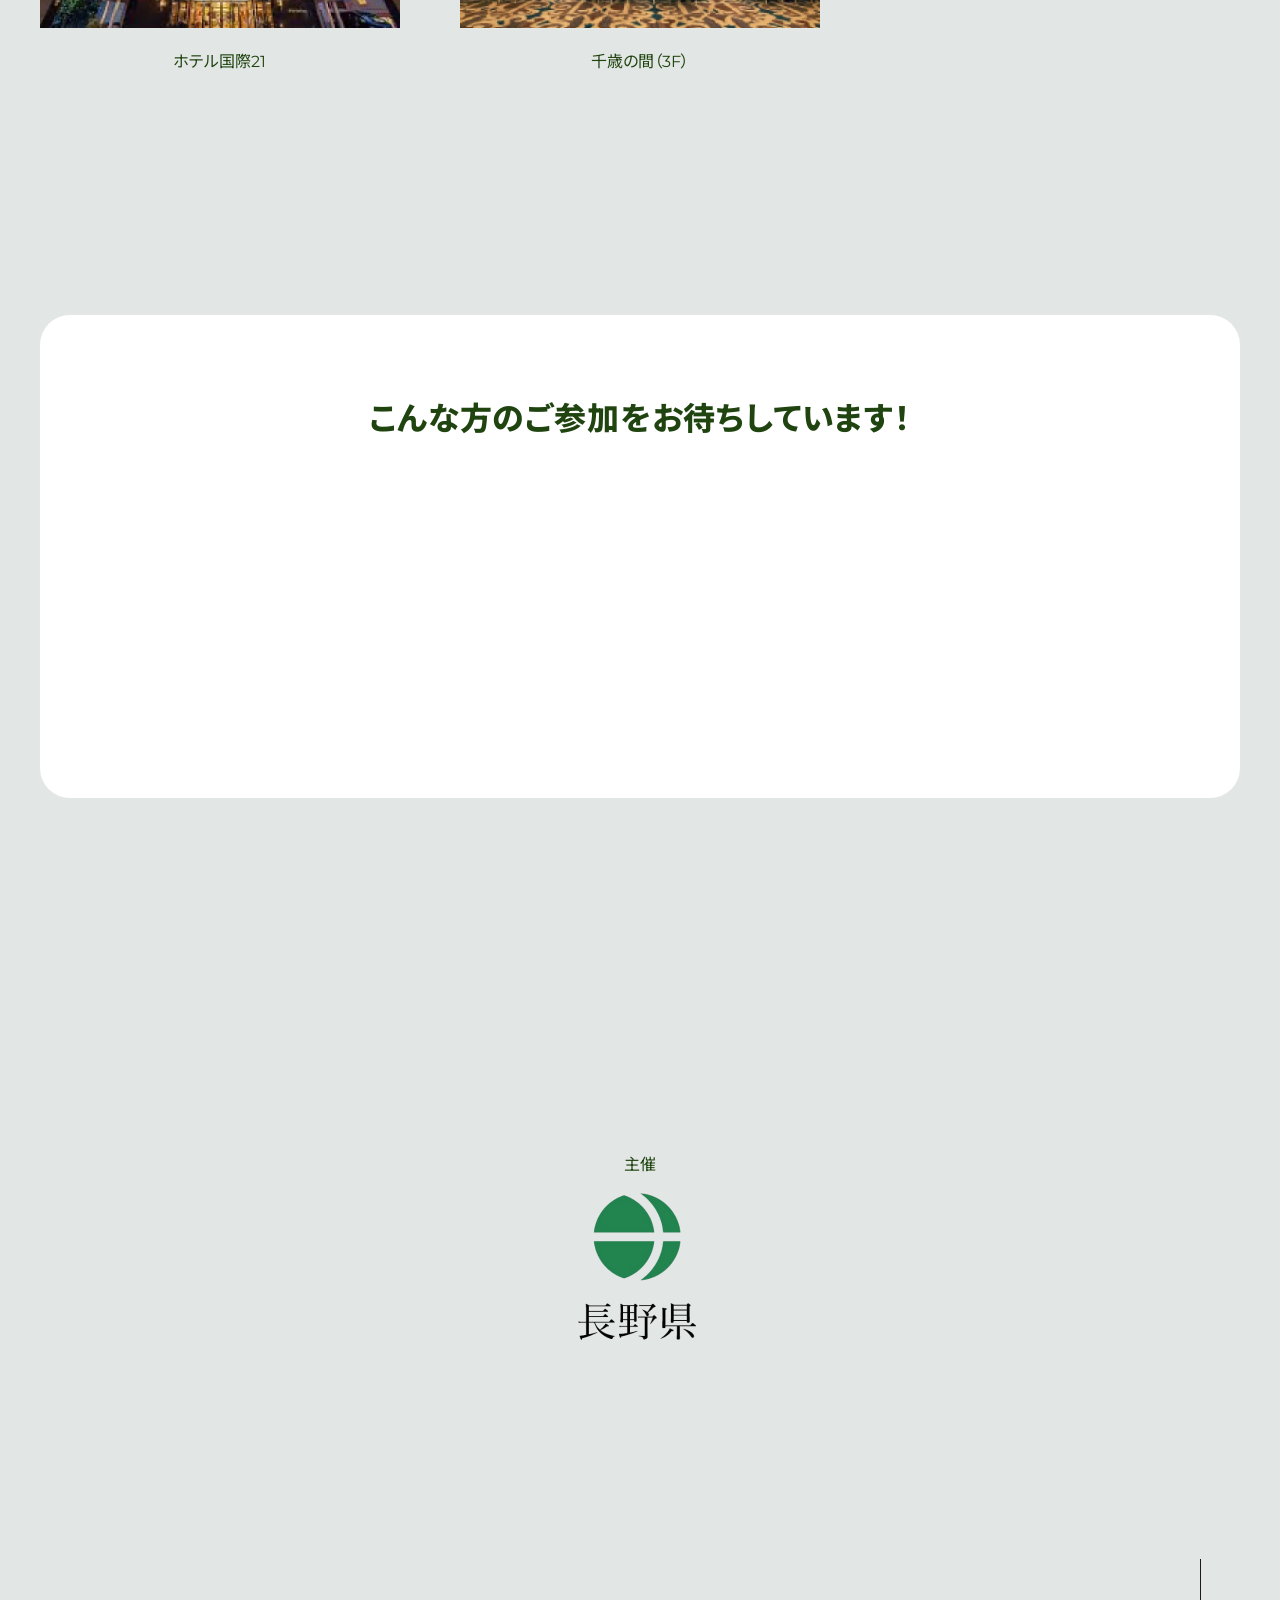
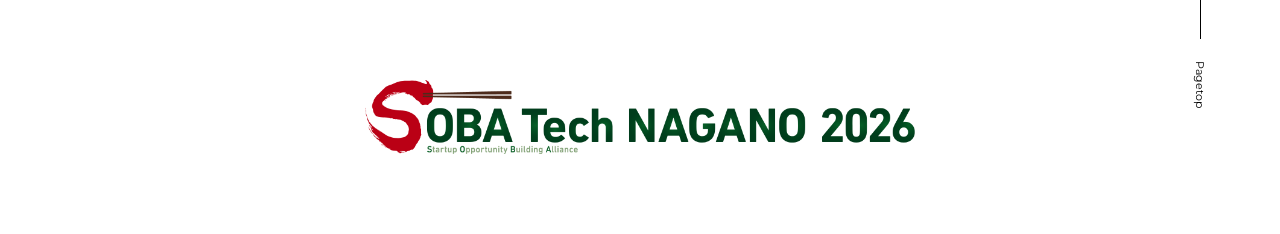
<file: index_old.html>
<!doctype html>
<html><!-- InstanceBegin template="/Templates/format2.dwt" codeOutsideHTMLIsLocked="false" -->
<head prefix="og: http://ogp.me/ns# fb: http://ogp.me/ns/fb#">
<!-- Google tag (gtag.js) -->
<script async src="https://www.googletagmanager.com/gtag/js?id=G-KVXWY8SVFX"></script>
<script>
  window.dataLayer = window.dataLayer || [];
  function gtag(){dataLayer.push(arguments);}
  gtag('js', new Date());

  gtag('config', 'G-KVXWY8SVFX');
</script>
<meta content="IE=Edge,chrome=1" http-equiv="X-UA-Compatible">
<meta name="viewport" content="width=device-width,initial-scale=1,user-scalable=yes">
<!-- InstanceParam name="category" type="text" value="home" -->
<!-- InstanceParam name="page" type="text" value="top" -->
<!-- InstanceParam name="path" type="text" value="" -->
<!-- InstanceParam name="title" type="text" value="" -->
<!-- InstanceParam name="stitle" type="text" value="" -->
<!-- InstanceParam name="devide" type="boolean" value="false" -->
<!-- InstanceParam name="dc" type="text" value="長野のウェルビーイングな環境でスタートアップと多様なステークホルダーが出会い、新たな連携を生む機会を創り出す2日間。" -->
<!-- InstanceParam name="kw" type="text" value="Soba Tech Nagano,長野,スタートアップ,連携" -->
<meta name="description" content="長野のウェルビーイングな環境でスタートアップと多様なステークホルダーが出会い、新たな連携を生む機会を創り出す2日間。">
<meta name="keywords" content="Soba Tech Nagano,長野,スタートアップ,連携">
<meta charset="UTF-8">
<title>SOBA Tech NAGANO 2026</title>
<link rel="preconnect" href="https://fonts.googleapis.com">
<link rel="preconnect" href="https://fonts.gstatic.com" crossorigin>
<link href="https://fonts.googleapis.com/css2?family=Montserrat:ital,wght@0,100..900;1,100..900&family=Noto+Sans+JP:wght@100..900&display=swap" rel="stylesheet">
<link rel="stylesheet" href="assets/css/common.css?20260227">
<link rel="stylesheet" href="assets/css/home.css?20260227">
<link rel="shortcut icon" href="favicon.ico">
<meta name="format-detection" content="telephone=no">
<meta property="og:locale" content="ja_JP" />
<meta property="og:site_name" content="SOBA Tech NAGANO 2026" />
<meta property="og:type" content="website" />
<meta property="og:title" content="SOBA Tech NAGANO 2026" />
<meta property="og:description" content="長野のウェルビーイングな環境でスタートアップと多様なステークスホルダーが出会い、新たな連携を生む機会を創り出す2日間。" />
<meta property="og:url" content="https://sobatech.jp/" />
<meta property="og:image" content="https://sobatech.jp/assets/images/ogp/ogp.jpg" />
<meta property="og:image:secure_url" content="https://sobatech.jp/assets/images/ogp/ogp.jpg" />
<meta property="og:image:width" content="600" />
<meta property="og:image:height" content="600" />
<meta name="twitter:card" content="summary_large_image" />
<meta name="twitter:title" content="SOBA Tech NAGANO 2026" />
<meta name="twitter:description" content="長野のウェルビーイングな環境でスタートアップと多様なステークスホルダーが出会い、新たな連携を生む機会を創り出す2日間。" />
<meta name="twitter:image" content="https://sobatech.jp/assets/images/ogp/ogp.jpg" />
<!-- InstanceBeginEditable name="head" -->
<!-- InstanceEndEditable -->
</head>
<body class="body_home" id="body_home_top">
<header id="head">
	<div class="container">
        <div class="logo_wrap">
            <div class="logo"><a href="./" class="a" title="SOBA Tech NAGANO 2026"><span class="icon"></span></a></div>
        </div>
		<div class="to_link tl horizontal">
			<a href="https://docs.google.com/forms/d/e/1FAIpQLSd0n46abRzo3Z7magsVkj6xvT9tXBZ7rk_rJ5J4Gre_1_MntA/viewform?usp=header" target="_blank" class="a red">
				<span class="txt">参加のお申し込み</span>
			</a>
			<a href="https://docs.google.com/forms/d/e/1FAIpQLSd3N47FBYLd6G61fu_g5o0Qd_PoPEziWasm6jWy16eNM2VNgQ/viewform?usp=sharing&ouid=102160609291367349572" target="_blank" class="a">
				<span class="txt">ブース出展のご応募</span>
			</a>
		</div>
    </div>
</header>
<main id="contents">

<!-- InstanceBeginEditable name="setContents" -->
<section class="section" id="mv">
	<div class="box_wrap inner">
		<div class="logo_wrap">
			<div class="logo">
				<span class="icon"></span>
			</div>
		</div>
		<picture class="copy">
			<img src="assets/images/home/mv_copy.png" alt="Start up Opportunity Building Alliance for TECH Nagano">
		</picture>
		<div class="schedule_wrap">
			<picture class="date">
				<img src="assets/images/home/mv_schedule_date.png" alt="2026年4月24日（金）・25日（土）">
			</picture>
			<div class="info">
				<div class="day_wrap">
					<picture class="day_num"><img src="assets/images/home/mv_day1.png" alt="DAY1 2026年4月24日（金）"></picture>
					<div class="theme">FEEL THE SHINSHU</div>
					<div class="place">会場：タングラム斑尾東急リゾート（上水内郡信濃町）
						<div class="to_link to_link_mini tl mt5 not_for_device">
							<div class="to_modal a red" data-tgt_modal="guide_bus">
								<span class="txt">長野駅より無料送迎バスあり（詳細）はクリック</span>
							</div>
						</div>
					</div>
				</div>
				<div class="day_wrap">
					<picture class="day_num"><img src="assets/images/home/mv_day2.png" alt="DAY2 2026年4月25日（土）"></picture>
					<div class="theme">FEEL THE BOOST</div>
					<div class="place">会場：ホテル国際21（長野市）</div>
				</div>
			</div>
		</div>
		<div class="to_link tc for_device">
            <div class="to_modal a red" data-tgt_modal="guide_bus">
                <span class="txt"><span class="fs_l"><span>DAY 1：4月24日（金）は長野駅より</span><span>送迎がございます。</span><span>詳細はこちら</span></span></span>
            </div>
        </div>
		<div class="scroll scroll_down">
			<a href="#service" class="a"><p class="bar"></p><span class="txt"></span></a>
		</div>
	</div>
</section>
<section class="section section_cont" id="about">
	<div class="section_body_wrap box_wrap">
		<div class="block block_about" id="about_about">
			<picture class="eng_title eng_title_about effect">
                <img src="assets/images/home/title_about.png" alt="ABOUT">
            </picture>
			<header class="head">
				<div class="title_wrap animate">
					<h2 class="b"><span>長野のウェルビーイングな環境で</span>
<span><span>スタートアップと多様な</span><span>ステークホルダーが出会い、</span></span>
<span>新たな連携を生む機会を創り出す2日間。</span></h2>
				</div>
			</header>
			<div class="body">
				<div class="text animate">SOBA Tech NAGANOは、信州の地で新たな挑戦を志す「Startup」（スタートアップ企業）が、具体的な成長と成功へと進むための「Opportunity」を創出します。長野の豊かな資源と革新的な技術を活かし、アイデアを現実のビジネスへと昇華させる「Building」プロセスを支援。多様なステークホルダーとの「Alliance」を通じて、資金、技術、人材、販路といったあらゆる面から、未来を担うスタートアップエコシステムを強固に構築し、信州発のイノベーションを世界へと羽ばたかせます。</div>
			</div>
		</div>
		<div class="block block_about" id="about_feature">
			<header class="head">
				<div class="title_wrap animate">
					<h2 class="b"><span>SOBA Tech NAGANOが</span><span>目指すもの</span></h2>
				</div>
			</header>
			<div class="body">
				<div class="text animate">「SOBA Tech NAGANO」は、このエコシステム構築を加速させるための、まさに「起爆剤」となるイベントです。
起業家、支援者、自治体、金融機関、大学など、未来を共創するすべてのステークホルダーが一堂に会し、顔の見える関係を築き、新たな連携を生み出す。このイベントは、単なる交流の場ではありません。長野県の未来に対する危機感を「挑戦への原動力」へと転換し、具体的なアクションを創出するための長野県で初めての取り組みです。<br><br>
なぜ「今」なのか。それは、課題が深刻化する今こそ、変革のエネルギーが最も高まる時だからです。なぜ「長野」なのか。それは、この地に眠る無限の可能性を解き放ち、世界に貢献するスタートアップをここから生み出すという、私たちの強い意志があるからです。</div>
			</div>
		</div>
	</div>
</section>
<section class="section section_cont" id="program">
	<section class="section_title_wrap box_wrap mb0">
		<picture class="eng_title eng_title_program effect">
            <img src="assets/images/home/title_program.png" alt="PROGRAM">
        </picture>
	</section>
	<div class="section_body_wrap box_wrap">
		<div class="block block_program">
			<header class="head animate">
				<picture class="program_day">
					<img src="assets/images/home/icon_day1.png" alt="DAY1 2026年4月24日（金）">
				</picture>
				<div class="title_wrap">
					<div class="theme h1 b">FEEL THE SHINSHU</div>
					<div class="info">
						<div class="place"><span>会場：タングラム斑尾東急リゾート</span><div class="to_link to_link_mini tl">
							<div class="to_modal a red" data-tgt_modal="guide_bus">
								<span class="txt">長野駅より無料送迎バスあり（詳細）はクリック</span>
							</div>
						</div></div>
						<p class="address">上水内郡信濃町古海3575-8／ Tel.026-258-3511</p>
					</div>
				</div>
			</header>
			<div class="body">
				<div class="columns column3 archives archives_program">
					<!--div class="column archive animate">
						<div class="inner">
							<picture class="photo">
								<img src="assets/images/home/photo_day1_welcomeActivity.jpg" alt="ウェルカムアクティビティ">
							</picture>
							<div class="info">
								<div class="title"><p>ウェルカムアクティビティ</p></div>
							</div>
						</div>
					</div-->
					<div class="column archive animate">
						<div class="inner">
							<picture class="photo">
								<img src="assets/images/home/photo_day1_openingCelemony.jpg" alt="オープニングセレモニー">
							</picture>
							<div class="info">
								<div class="title"><p>オープニングセレモニー</p></div>
							</div>
						</div>
					</div>
					<div class="column archive animate">
						<div class="inner">
							<picture class="photo">
								<img src="assets/images/home/photo_day1_seminar.jpg" alt="起爆講演">
							</picture>
							<div class="info">
								<div class="title"><p>起爆講演</p></div>
								<div class="text">
									<p>登壇者：成田悠輔(経済学者)</p>
								</div>
								<div class="to_link to_link_slim tc mt20">
									<button class="to_modal a red" data-tgt_modal="day1_seminar">
										<span class="txt">詳細はこちら</span>
									</button>
								</div>
							</div>
						</div>
					</div>
					<div class="column archive animate">
						<div class="inner">
							<picture class="photo">
								<img src="assets/images/home/photo_day1_presentation.jpg" alt="スタートアッププレゼンタイム">
							</picture>
							<div class="info">
								<div class="title"><p><span>スタートアップ</span><br><span>プレゼンタイム</span></p></div>
							</div>
						</div>
					</div>
				</div>
				<div class="sub_block mb0 mt40 sub_block_place animate">
					<header class="head">
						<div class="h3"><span>タングラム斑尾東急リゾート</span><span>（上水内郡信濃町）</span></div>
					</header>
					<div class="body">
                        <div class="columns archives column3">
                            <div class="column archive">
                                <div class="inner">
                                    <picture class="photo">
                                        <img src="assets/images/home/photo_day1_place1.jpg" alt="タングラム全景">
                                    </picture>
                                    <div class="info">
                                        <div class="name">タングラム全景</div>
                                    </div>
                                </div>
                            </div>
                            <!--<div class="column archive">
                                <div class="inner">
                                    <picture class="photo">
                                        <img src="assets/images/home/photo_day1_place2.jpg" alt="ウェルカムアクティビティ会場">
                                    </picture>
                                    <div class="info">
                                        <div class="name">ウェルカムアクティビティ会場</div>
                                    </div>
                                </div>
                            </div>-->
                            <div class="column archive">
                                <div class="inner">
                                    <picture class="photo">
                                        <img src="assets/images/home/photo_day1_place3.jpg" alt="ランチビュッフェ会場">
                                    </picture>
                                    <div class="info">
                                        <div class="name">ランチビュッフェ会場</div>
                                    </div>
                                </div>
                            </div>
                        </div>
					</div>
				</div>
			</div>
		</div>
		<div class="block block_program">
			<header class="head animate">
				<picture class="program_day">
					<img src="assets/images/home/icon_day2.png" alt="DAY2 2026年4月25日（土）">
				</picture>
				<div class="title_wrap">
					<div class="theme h1 b">FEEL THE BOOST</div>
					<div class="info">
						<p class="place">会場：ホテル国際21</p>
						<p class="address">長野市大字南長野県町576／ Tel.026-234-1111</p>
					</div>
				</div>
			</header>
			<div class="body">
				<div class="columns column3 archives archives_program">
					<div class="column archive animate">
						<div class="inner">
							<picture class="photo">
								<img src="assets/images/home/photo_day2_seminar.jpg" alt="基調講演">
							</picture>
							<div class="info">
								<div class="title"><p>基調講演</p></div>
								<div class="text">
									<p>西口尚宏（UC バークレー Exec Ed 日本代表）</p>
								</div>
								<div class="to_link to_link_slim tc mt20">
									<button class="to_modal a red" data-tgt_modal="day2_seminar">
										<span class="txt">詳細はこちら</span>
									</button>
								</div>
							</div>
						</div>
					</div>
					<div class="column archive animate">
						<div class="inner">
							<picture class="photo">
								<img src="assets/images/home/photo_day2_session1.jpg" alt="セッション①スタートアップエコシステム">
							</picture>
							<div class="info">
								<div class="title"><p><span>セッション①</span><br><span><span>スタートアップ</span><span>エコシステム</span></span></p></div>
							</div>
						</div>
					</div>
					<div class="column archive animate">
						<div class="inner">
							<picture class="photo">
								<img src="assets/images/home/photo_day2_session2.jpg" alt="セッション②スタートアップピッチ">
							</picture>
							<div class="info">
								<div class="title"><p><span>セッション②</span><br><span><span>スタートアップ</span><span>ピッチ</span></span></p></div>
							</div>
						</div>
					</div>
					<div class="column archive animate">
						<div class="inner">
							<picture class="photo">
								<img src="assets/images/home/photo_day2_session3.jpg" alt="セッション③インベスターズプログラム">
							</picture>
							<div class="info">
								<div class="title"><p><span>セッション③</span><br><span><span>インベスターズ</span><span>プログラム</span></span></p></div>
							</div>
						</div>
					</div>
					<div class="column archive animate">
						<div class="inner">
							<picture class="photo">
								<img src="assets/images/home/photo_day2_closingCelemony.jpg" alt="クロージングセレモニー">
							</picture>
							<div class="info">
								<div class="title"><p>クロージングセレモニー</p></div>
							</div>
						</div>
					</div>
					<div class="column archive animate">
						<div class="inner">
							<picture class="photo">
								<img src="assets/images/home/photo_day2_booth.jpg" alt="企業・団体出展ブース">
							</picture>
							<div class="info">
								<div class="title"><p>企業・団体出展ブース</p></div>
							</div>
						</div>
					</div>
				</div>
				<div class="sub_block mb0 mt40 sub_block_place animate">
					<header class="head">
						<div class="h3"><span>ホテル国際21</span><span>（長野市）</span></div>
					</header>
					<div class="body">
                        <div class="columns archives column3">
                            <div class="column archive">
                                <div class="inner">
                                    <picture class="photo">
                                        <img src="assets/images/home/photo_day2_place1.jpg" alt="ホテル国際21">
                                    </picture>
                                    <div class="info">
                                        <div class="name">ホテル国際21</div>
                                    </div>
                                </div>
                            </div>
                            <div class="column archive">
                                <div class="inner">
                                    <picture class="photo">
                                        <img src="assets/images/home/photo_day2_place2.jpg" alt="千歳の間（3F）">
                                    </picture>
                                    <div class="info">
                                        <div class="name">千歳の間（3F）</div>
                                    </div>
                                </div>
                            </div>
                        </div>
					</div>
				</div>
			</div>
		</div>
	</div>	
</section>
<section class="section section_cont pt40" id="for_you">
	<section class="section_title_wrap box_wrap">
		<picture class="eng_title eng_title_for_you effect">
            <img src="assets/images/home/title_for_you.png" alt="FOR YOU">
        </picture>
	</section>
	<div class="section_body_wrap box_wrap">
		<div class="block mb0">
			<header class="head">
				<div class="title b h2">
					<span>こんな方のご参加を</span><span>お待ちしています！</span>
				</div>
			</header>
			<div class="body">
				<div class="columns">
					<div class="column animate">
						<div class="illust_wrap animate">
							<picture class="illust illust_fy_01">
								<img src="assets/images/home/illust_for_you_01.png" alt="スタートアップと出会いたい企業">
							</picture>
						</div>
						<div class="title tc b h4">
							<span>スタートアップと</span><br>
							<span>出会いたい企業</span>
						</div>
					</div>
					<div class="column animate">
						<div class="illust_wrap animate">
							<picture class="illust illust_fy_02">
								<img src="assets/images/home/illust_for_you_02.png" alt="地域と連携したいスタートアップ">
							</picture>
						</div>
						<div class="title tc b h4">
							<span>地域と連携したい</span><br>
							<span>スタートアップ</span>
						</div>
					</div>
					<div class="column animate">
						<div class="illust_wrap animate">
							<picture class="illust illust_fy_03">
								<img src="assets/images/home/illust_for_you_03.png" alt="投資や共創のリアルな場を求めている人">
							</picture>
						</div>
						<div class="title tc b h4">
							<span>投資や共創の</span><br>
							<span>リアルな場を求めている人</span>
						</div>
					</div>
				</div>
			</div>
		</div>
	</div>
</section>
<!--<section class="section section_cont" id="news">
	<section class="section_title_wrap box_wrap">
		<picture class="eng_title eng_title_news effect">
            <img src="assets/images/home/title_news.png" alt="NEWS">
        </picture>
		<div class="title h2 b">ニュース</div>
	</section>
	<div class="section_body_wrap box_wrap">
		<div class="block mb0">
			<div class="body">
				<div class="columns column3 archives archives_news">
					<div class="column archive">
						<a href="news/detail" class="a inner">
							<picture class="photo">
								<img src="assets/images/dummy/photo_article_01.jpg" alt="">
							</picture>
							<div class="info">
								<div class="date_wrap">
									<div class="date">2025.12.31</div>
								</div>
								<h3 class="title h5">お知らせのタイトルがはいりますお知らせのタイトルがはいります</h3>
							</div>
						</a>
					</div>
					<div class="column archive">
						<a href="news/detail" class="a inner">
							<picture class="photo">
								<img src="assets/images/dummy/photo_article_02.jpg" alt="">
							</picture>
							<div class="info">
								<div class="date_wrap">
									<div class="date">2025.12.31</div>
								</div>
								<h3 class="title h5">お知らせのタイトルがはいりますお知らせのタイトルがはいります</h3>
							</div>
						</a>
					</div>
					<div class="column archive">
						<a href="news/detail" class="a inner">
							<picture class="photo">
								<img src="assets/images/dummy/photo_article_03.jpg" alt="">
							</picture>
							<div class="info">
								<div class="date_wrap">
									<div class="date">2025.12.31</div>
								</div>
								<h3 class="title h5">お知らせのタイトルがはいりますお知らせのタイトルがはいります</h3>
							</div>
						</a>
					</div>
				</div>
			</div>
		</div>
	</div>
</section>-->
<section class="section section_cont" id="organizer">
	<section class="section_title_wrap box_wrap">
		<picture class="eng_title eng_title_organizer effect">
            <img src="assets/images/home/title_organizer.png" alt="ORGANIZER">
        </picture>
	</section>
	<div class="section_body_wrap box_wrap">
		<div class="block mb0">
			<div class="body">
				<ul class="banners">
					<li class="banner">
						<p class="caption">主催</p>
						<a href="https://www.pref.nagano.lg.jp/" target="_blank" class="a">
							<img src="assets/images/logo/nagano_pref.png" alt="長野県">
						</a>
					</li>
				</ul>
			</div>
		</div>
	</div>
</section>
<!-- .modal -->
<div class="modal fixed_center" key="guide_bus">
	<div class="black modal_black fixed_center"></div>
	<div class="modal_inner_wrap">
		<div class="modal_inner">
			<div class="block mb0">
				<header class="head">
					<div class="h4">送迎バス運行情報</div>
				</header>
				<div class="body">
					<div class="text">
						<p>【行き】長野駅東口バスプール発 ⇒ タングラム着<br>出発時刻: 9:15<br>到着予定時刻: 10:30頃<br>注: 交通状況により到着時刻が前後する可能性がございます。</p>
						<p class="mt20">【帰り】タングラム発 ⇒ 長野駅着<br>出発時刻: 16:30<br>到着予定時刻: 未定<br>注: 交通状況により到着時刻が前後する可能性がございます。</p>
					</div>
				</div>
				<div class="foot">
					<div class="text fs_s"><p>上記の運行時間は、現時点での予定です。<br>
今後の状況により、時刻が変更となる場合がございます。<br>
	・最新の情報は、当ウェブサイトにて随時更新いたします。<br>
	・ご参加前に必ず、最新の運行情報をご確認くださいますようお願い申し上げます。
						</p>
					</div>
				</div>
			</div>
		</div>
		<div class="btn btn_close fixed_center"></div>
	</div>
</div>
<!-- /.modal -->
<!-- .modal -->
<div class="modal fixed_center" key="day1_seminar">
	<div class="black modal_black fixed_center"></div>
	<div class="modal_inner_wrap">
		<div class="modal_inner">
			<div class="block mb40 max480w">
				<header class="head">
					<div class="h4 b">起爆講演</div>
					<p class="b">4月24日（金）11:15-12:15</p>
				</header>
				<div class="body">
					<div class="columns column3">
						<div class="column w2">
							<div class="text">
								<p>登壇者：成田悠輔(経済学者)</p>
								<p class="h5 b">「データ×地域の未来」</p>
								<p>データと制度設計の視点から日本社会の課題を鋭く分析。豊かな自然資本と地域コミュニティを有する長野県の可能性に着目し、地方発スタートアップの未来像を提示する。</p>
							</div>
						</div>
						<div class="column">
							<picture class="photo">
								<img src="assets/images/home/photo_narita.jpg" alt="成田悠輔">
							</picture>
						</div>
					</div>
					
				</div>
			</div>
		</div>
		<div class="btn btn_close fixed_center"></div>
	</div>
</div>
<!-- /.modal -->
<!-- .modal -->
<div class="modal fixed_center" key="day2_seminar">
	<div class="black modal_black fixed_center"></div>
	<div class="modal_inner_wrap">
		<div class="modal_inner">
			<div class="block mb40 max480w">
				<header class="head">
					<div class="h4 b">基調講演</div>
					<p class="b">4月25日（土）10:30-11:30</p>
				</header>
				<div class="body">
					<div class="columns column3">
						<div class="column w2">
							<div class="text">
								<p>登壇者：西口尚宏（UCバークレーExec Ed日本代表）</p>
								<p>シリコンバレーと日本をつなぐ、世界のスタートアップエコシステムとイノベーション経営の国際標準化の専門家</p>
							</div>
						</div>
						<div class="column">
							<picture class="photo">
								<img src="assets/images/home/photo_nishiguchi.jpg" alt="西口尚宏">
							</picture>
						</div>
					</div>
					
				</div>
			</div>
		</div>
		<div class="btn btn_close fixed_center"></div>
	</div>
</div>
<!-- /.modal -->
<!-- InstanceEndEditable -->

</main>
<footer id="foot">
	<div class="box_wrap">
		<div class="foot_inner foot_inner_left">
			<div class="logo_wrap">
				<div class="logo"><a href="./" class="a" title="SOBA Tech NAGANO 2026"><span class="icon"></span></a></div>
			</div>
		</div>
    </div>
    <div class="to_pagetop scroll scroll_up">
        <a href="#" class="a"><p class="bar"></p><span class="txt"></span></a>
    </div>
</footer>
<div class="fixed_center" id="loading">
    <p class="bg fixed_center"></p>
    <span class="icon fixed_center"></span>
</div>
<script src="assets/js/jquery-3.7.1.min.js"></script>
<script src="assets/js/browser.check.js"></script>
<script src="assets/js/common.js"></script>
<script>
category="home";
page="top";
path="";
</script>
<!-- InstanceBeginEditable name="setFootScript" -->
<!-- InstanceEndEditable -->
</body>
<!-- InstanceEnd --></html>
</file>
<file: assets/css/common.css>
@charset "UTF-8";
/* definition */
@import url("form.css");
:root {
  --headHeight:64px;
  --footHeight:auto;
  --hamburgerSize: 48px;
  --fontSize:16px;
  --subContentsWidth:100%;
  --fontSize_n: var(--fontSize);
  --fontSize_s: calc(var(--fontSize) * 0.9);
  --fontSize_ss: calc(var(--fontSize) * 0.72);
  --fontSize_l: calc(var(--fontSize) * 1.25);
  --fontSize_ll: calc(var(--fontSize) * 1.5);
  --primaryColor:#204410;
  --secondaryColor:#6CB149;
  --tertiaryColor:#5DB286;
  --colorBlack: #000000;
  --colorGray: #CCCCCC;
  --colorRed: #BA0015;
  --textColor: var(--primaryColor);
  --linkColor: var(--primaryColor);
  --bodyColor: #e2e7e5;
  --baseBorderColor: var(--primaryColor);
  --listBorderColor: #EEEEEE;
  --gradientStartColor:#2E3092;
  --gradientEndColor:#B5C5D6;
  --gradientAngle:90deg;
  --breakPoint1:520px;
  --breakPoint2:768px;
  --breakPoint3:1280px;
  --breakPoint4:640px;
  --breakPoint5:1440px;
  --breakPoint6:1280px;
  --buttonHeight:40px;
  --buttonSlimHeight: calc(var(--buttonHeight) * 3 / 4);
  --buttonBorder: 1px;
  --buttonColor: #FFF;
  --buttonBgColor: var(--primaryColor);
  --buttonBorderColor: var(--primaryColor);
  --formPartHeight:48px;
  --formPartPaddingRow:10px;
  --formPartPaddingColumn:18px;
  --formLabelColor:var(--textColor);
  --formConfirmLabelColor:var(--colorGray);
  --formBorder:1px;
  --formBorderColor:var(--baseBorderColor);
  --formBgColor:#FFF;
  --formRadius:5px;
  --formTextColor: var(--textColor);
  --spaceBase:10px;
  --space1: var(--spaceBase);
  --space2: calc(var(--spaceBase) * 2);
  --space3: calc(var(--spaceBase) * 3);
  --space4: calc(var(--spaceBase) * 4);
  --space5: calc(var(--spaceBase) * 8);
  --facebookColor:#1877F2;
  --lineColor:#06c755;
  --twitterColor:#00acee;
  --xColor:#000000;
  --animationDuration:0.33s;
  --easingOutBack:cubic-bezier(0.34, 1.56, 0.64, 1);
  --boxShadow: 0px 0px 4px 2px rgba(0, 0, 0, 0.1);
  --radius:30px;
  --line_vertical_color: var(--primaryColor);
  --line_horizontal_color: var(--primaryColor);
  --rowGap: var(--space2);
  --columnGap: var(--space2);
  --rowGap_slim: calc(var(--rowGap) / 2);
  --columnGap_slim: calc(var(--columnGap) / 2);
  --rowGap_wide: calc(var(--rowGap) * 2);
  --columnGap_wide: calc(var(--columnGap) * 2);
  --cont_margin: var(--space2);
  --maxWidth1:1260px;
  --maxWidth2:1100px;
  --maxWidth3:900px;
  --maxWidth4: calc(100vw - var(--cont_margin) * 2);
  --markSize: 38px; }

@media (min-width: 521px) {
  :root {
    --fontSize:16px; } }
@media (min-width: 640px) {
  :root {
    --buttonHeight:40px;
    --fontSize:16px; } }
@media (min-width: 768px) {
  :root {
    --headHeight:80px;
    --footHeight:auto;
    --subContentsWidth:390px;
    --fontSize:16px;
    --cont_margin: var(--space4);
    --fontSize_s: calc(var(--fontSize) * 0.8);
    --fontSize_ss: calc(var(--fontSize) * 0.66); } }
@media (min-width: 1280px) {
  :root {
    --headHeight:80px;
    --footHeight:auto;
    --subContentsWidth:390px;
    --fontSize:16px; } }
@media (min-width: 1280px) {
  :root {
    --fontSize:16px; } }
/* Element */
body,
html {
  min-height: 100svh;
  box-sizing: border-box;
  transition: none !important;
  scroll-behavior: smooth;
  font-family: "Montserrat", "Noto Sans JP", sans-serif;
  font-optical-sizing: auto;
  font-weight: 400;
  font-style: normal;
  font-size: var(--fontSize); }

html {
  height: -webkit-fill-available; }

body {
  background: var(--bodyColor);
  margin: 0;
  padding: 0;
  -webkit-text-size-adjust: 100%;
  -webkit-font-smoothing: antialiased;
  letter-spacing: normal;
  text-rendering: auto;
  color: var(--textColor);
  word-wrap: break-word;
  font-feature-settings: "palt";
  min-height: -webkit-fill-available;
  position: relative;
  scroll-margin-top: var(--headHeight); }

div,
p,
img,
iframe {
  padding: 0;
  margin: 0;
  border: 0; }

h1,
h2,
h3,
h4,
h5,
h6,
.h1,
.h2,
.h3,
.h4,
.h5,
.h6,
.h0 {
  padding: 0;
  margin: 0;
  line-height: 1.75;
  font-family: "Montserrat", "Noto Sans JP", sans-serif;
  font-optical-sizing: auto;
  font-weight: 400;
  font-style: normal;
  letter-spacing: 0.05rem; }

.h0 {
  font-size: 3rem; }
  @media (min-width: 768px) {
    .h0 {
      font-size: 4.5rem; } }

h1,
.h1 {
  font-size: 2rem; }
  @media (min-width: 768px) {
    h1,
    .h1 {
      font-size: 3.5rem; } }

h2,
.h2 {
  font-size: 1.4rem; }
  @media (min-width: 768px) {
    h2,
    .h2 {
      font-size: 2rem; } }

h3,
.h3 {
  font-size: 1.25rem; }
  @media (min-width: 768px) {
    h3,
    .h3 {
      font-size: 1.875rem; } }

h4,
.h4 {
  font-size: 1.15rem; }
  @media (min-width: 768px) {
    h4,
    .h4 {
      font-size: 1.5rem; } }

h5,
.h5 {
  font-size: 1rem; }
  @media (min-width: 768px) {
    h5,
    .h5 {
      font-size: 1.25rem; } }

h6,
.h6 {
  font-size: 1rem; }

a {
  text-decoration: underline;
  color: var(--linkColor); }
  @media (hover: hover) {
    a:hover {
      text-decoration: none; } }
  a:focus {
    text-decoration: none; }

a.disabled,
.a.disabled {
  pointer-events: none;
  opacity: 0.5;
  filter: Alpha(opacity=50); }

img {
  line-height: 0;
  padding: 0;
  margin: 0;
  border: 0;
  max-width: 100%; }

figure {
  margin-block-start: 0;
  margin-block-end: 0;
  margin-inline-start: 0;
  margin-inline-end: 0; }
  figure img {
    max-width: 100%;
    height: auto !important; }
  figure figcaption {
    font-size: 0.86rem; }

picture {
  width: 100%;
  max-width: 100%;
  line-height: 0;
  display: block; }
  picture source,
  picture img {
    width: 100%;
    line-height: 0; }

span {
  display: inline-block; }

sub {
  vertical-align: baseline; }

ul,
li {
  margin: 0;
  padding: 0;
  list-style: none; }

table {
  width: 100%;
  border-collapse: collapse;
  border: 0; }
  table td,
  table th {
    padding: var(--space1) var(--space2); }
    table td .inner,
    table th .inner {
      display: flex;
      align-items: center; }
  table th {
    text-align: left;
    font-family: "Montserrat", "Noto Sans JP", sans-serif;
    font-optical-sizing: auto;
    font-weight: 400;
    font-style: normal; }
  table thead {
    font-size: 0.8rem;
    border-bottom: 1px solid var(--colorGray); }
  table tbody th {
    font-size: 0.86rem;
    min-width: 80px; }
  table tr {
    border-bottom: 1px solid var(--colorGray); }

details summary {
  display: flex;
  align-items: center;
  grid-gap: var(--space1) var(--space2);
  flex-wrap: wrap;
  box-sizing: border-box;
  cursor: pointer; }
  details summary::-webkit-details-marker {
    display: none; }

hr.w100p {
  --diff: var(--cont_margin);
  width: calc(100% + var(--diff) * 2);
  position: relative;
  left: calc(-1 * var(--diff));
  margin: var(--space5) 0;
  border-top: 1px dashed var(--baseBorderColor); }
  @media (min-width: 1254px) {
    hr.w100p {
      --diff: calc((100vw - 1174px) / 2);
      width: 100vw; } }

/*Class*/
.a {
  display: flex;
  justify-content: center;
  align-items: center;
  overflow: hidden;
  position: relative;
  width: 100%;
  height: 100%; }
  .a > * {
    pointer-events: none; }
  .a:not(.disabled) {
    cursor: pointer; }
    .a:not(.disabled) > * {
      cursor: pointer; }

.nw {
  font-family: "Montserrat", "Noto Sans JP", sans-serif;
  font-optical-sizing: auto;
  font-weight: 400;
  font-style: normal; }

.b {
  font-family: "Montserrat", "Noto Sans JP", sans-serif;
  font-optical-sizing: auto;
  font-weight: 800;
  font-style: normal; }

.sb {
  font-family: "Montserrat", "Noto Sans JP", sans-serif;
  font-optical-sizing: auto;
  font-weight: 600;
  font-style: normal; }

.w20 {
  width: 20px !important; }

.w30 {
  width: 30px !important; }

.w40 {
  width: 40px !important; }

.w50 {
  width: 50px !important; }

.w60 {
  width: 60px !important; }

.w70 {
  width: 70px !important; }

.w80 {
  width: 80px !important; }

.w90 {
  width: 90px !important; }

.w100 {
  width: 100px !important; }

.w110 {
  width: 110px !important; }

.w120 {
  width: 120px !important; }

.w130 {
  width: 130px !important; }

.w140 {
  width: 140px !important; }

.w150 {
  width: 150px !important; }

.w160 {
  width: 160px !important; }

.w170 {
  width: 170px !important; }

.w180 {
  width: 180px !important; }

.w190 {
  width: 190px !important; }

.w200 {
  width: 200px !important; }

.max40w {
  max-width: 40px !important; }

.max60w {
  max-width: 60px !important; }

.max80w {
  max-width: 80px !important; }

.max100w {
  max-width: 100px !important; }

.max120w {
  max-width: 120px !important; }

.max140w {
  max-width: 140px !important; }

.max160w {
  max-width: 160px !important; }

.max180w {
  max-width: 180px !important; }

.max200w {
  max-width: 200px !important; }

.max220w {
  max-width: 220px !important; }

.max240w {
  max-width: 240px !important; }

.max260w {
  max-width: 260px !important; }

.max280w {
  max-width: 280px !important; }

.max300w {
  max-width: 300px !important; }

.max320w {
  max-width: 320px !important; }

.max340w {
  max-width: 340px !important; }

.max360w {
  max-width: 360px !important; }

.max380w {
  max-width: 380px !important; }

.max400w {
  max-width: 400px !important; }

.max420w {
  max-width: 420px !important; }

.max440w {
  max-width: 440px !important; }

.max460w {
  max-width: 460px !important; }

.max480w {
  max-width: 480px !important; }

.max500w {
  max-width: 500px !important; }

.max520w {
  max-width: 520px !important; }

.max540w {
  max-width: 540px !important; }

.max560w {
  max-width: 560px !important; }

.max580w {
  max-width: 580px !important; }

.max600w {
  max-width: 600px !important; }

.max620w {
  max-width: 620px !important; }

.max640w {
  max-width: 640px !important; }

.max660w {
  max-width: 660px !important; }

.max680w {
  max-width: 680px !important; }

.max700w {
  max-width: 700px !important; }

.max720w {
  max-width: 720px !important; }

.max740w {
  max-width: 740px !important; }

.max760w {
  max-width: 760px !important; }

.max780w {
  max-width: 780px !important; }

.max800w {
  max-width: 800px !important; }

.max820w {
  max-width: 820px !important; }

.max840w {
  max-width: 840px !important; }

.max860w {
  max-width: 860px !important; }

.max880w {
  max-width: 880px !important; }

.max900w {
  max-width: 900px !important; }

.max920w {
  max-width: 920px !important; }

.max940w {
  max-width: 940px !important; }

.max960w {
  max-width: 960px !important; }

.max980w {
  max-width: 980px !important; }

.max1000w {
  max-width: 1000px !important; }

.min10w {
  max-width: 10px !important; }

.min20w {
  max-width: 20px !important; }

.min30w {
  max-width: 30px !important; }

.min40w {
  max-width: 40px !important; }

.min50w {
  max-width: 50px !important; }

.min60w {
  max-width: 60px !important; }

.min70w {
  max-width: 70px !important; }

.min80w {
  max-width: 80px !important; }

.min90w {
  max-width: 90px !important; }

.min100w {
  max-width: 100px !important; }

.min110w {
  max-width: 110px !important; }

.min120w {
  max-width: 120px !important; }

.min130w {
  max-width: 130px !important; }

.min140w {
  max-width: 140px !important; }

.min150w {
  max-width: 150px !important; }

.min160w {
  max-width: 160px !important; }

.min170w {
  max-width: 170px !important; }

.min180w {
  max-width: 180px !important; }

.min190w {
  max-width: 190px !important; }

.min200w {
  max-width: 200px !important; }

.min210w {
  max-width: 210px !important; }

.min220w {
  max-width: 220px !important; }

.min230w {
  max-width: 230px !important; }

.min240w {
  max-width: 240px !important; }

.min250w {
  max-width: 250px !important; }

.min260w {
  max-width: 260px !important; }

.min270w {
  max-width: 270px !important; }

.min280w {
  max-width: 280px !important; }

.min290w {
  max-width: 290px !important; }

.min300w {
  max-width: 300px !important; }

.min310w {
  max-width: 310px !important; }

.min320w {
  max-width: 320px !important; }

.over100 {
  width: 100vw !important;
  transform: translateX(calc(-1 * var(--space2))); }
  @media (min-width: 768px) {
    .over100 {
      transform: translateX(calc(-1 * var(--space3))); } }
  @media (min-width: 1280px) {
    .over100 {
      transform: translateX(calc(-1 * var(--space4))); } }

.mt0 {
  margin-top: calc(var(--space1) * 0) !important; }

.mt10 {
  margin-top: calc(var(--space1) * 1) !important; }

.mt20 {
  margin-top: calc(var(--space1) * 2) !important; }

.mt30 {
  margin-top: calc(var(--space1) * 3) !important; }

.mt40 {
  margin-top: calc(var(--space1) * 4) !important; }

.mt50 {
  margin-top: calc(var(--space1) * 5) !important; }

.mt60 {
  margin-top: calc(var(--space1) * 6) !important; }

.mt70 {
  margin-top: calc(var(--space1) * 7) !important; }

.mt80 {
  margin-top: calc(var(--space1) * 8) !important; }

.mt90 {
  margin-top: calc(var(--space1) * 9) !important; }

.mt100 {
  margin-top: calc(var(--space1) * 10) !important; }

.mt110 {
  margin-top: calc(var(--space1) * 11) !important; }

.mt120 {
  margin-top: calc(var(--space1) * 12) !important; }

.mb0 {
  margin-bottom: calc(var(--space1) * 0) !important; }

.mb10 {
  margin-bottom: calc(var(--space1) * 1) !important; }

.mb20 {
  margin-bottom: calc(var(--space1) * 2) !important; }

.mb30 {
  margin-bottom: calc(var(--space1) * 3) !important; }

.mb40 {
  margin-bottom: calc(var(--space1) * 4) !important; }

.mb50 {
  margin-bottom: calc(var(--space1) * 5) !important; }

.mb60 {
  margin-bottom: calc(var(--space1) * 6) !important; }

.mb70 {
  margin-bottom: calc(var(--space1) * 7) !important; }

.mb80 {
  margin-bottom: calc(var(--space1) * 8) !important; }

.mb90 {
  margin-bottom: calc(var(--space1) * 9) !important; }

.mb100 {
  margin-bottom: calc(var(--space1) * 10) !important; }

.mb110 {
  margin-bottom: calc(var(--space1) * 11) !important; }

.mb120 {
  margin-bottom: calc(var(--space1) * 12) !important; }

.ml0 {
  margin-left: calc(var(--space1) * 0) !important; }

.ml10 {
  margin-left: calc(var(--space1) * 1) !important; }

.ml20 {
  margin-left: calc(var(--space1) * 2) !important; }

.ml30 {
  margin-left: calc(var(--space1) * 3) !important; }

.ml40 {
  margin-left: calc(var(--space1) * 4) !important; }

.ml50 {
  margin-left: calc(var(--space1) * 5) !important; }

.ml60 {
  margin-left: calc(var(--space1) * 6) !important; }

.ml70 {
  margin-left: calc(var(--space1) * 7) !important; }

.ml80 {
  margin-left: calc(var(--space1) * 8) !important; }

.mr0 {
  margin-right: calc(var(--space1) * 0) !important; }

.mr10 {
  margin-right: calc(var(--space1) * 1) !important; }

.mr20 {
  margin-right: calc(var(--space1) * 2) !important; }

.mr30 {
  margin-right: calc(var(--space1) * 3) !important; }

.mr40 {
  margin-right: calc(var(--space1) * 4) !important; }

.mr50 {
  margin-right: calc(var(--space1) * 5) !important; }

.mr60 {
  margin-right: calc(var(--space1) * 6) !important; }

.mr70 {
  margin-right: calc(var(--space1) * 7) !important; }

.mr80 {
  margin-right: calc(var(--space1) * 8) !important; }

.mt5 {
  margin-top: 5px !important; }

.mb5 {
  margin-bottom: 5px !important; }

.ml5 {
  margin-left: 5px !important; }

.mr5 {
  margin-right: 5px !important; }

.ml_auto {
  margin-left: auto; }

.mr_auto {
  margin-right: auto; }

.mx_auto {
  margin-left: auto;
  margin-right: auto; }

.pt0 {
  padding-top: calc(var(--space1) * 0) !important; }

.pt10 {
  padding-top: calc(var(--space1) * 1) !important; }

.pt20 {
  padding-top: calc(var(--space1) * 2) !important; }

.pt30 {
  padding-top: calc(var(--space1) * 3) !important; }

.pt40 {
  padding-top: calc(var(--space1) * 4) !important; }

.pt50 {
  padding-top: calc(var(--space1) * 5) !important; }

.pt60 {
  padding-top: calc(var(--space1) * 6) !important; }

.pt70 {
  padding-top: calc(var(--space1) * 7) !important; }

.pt80 {
  padding-top: calc(var(--space1) * 8) !important; }

.pt90 {
  padding-top: calc(var(--space1) * 9) !important; }

.pt100 {
  padding-top: calc(var(--space1) * 10) !important; }

.pt110 {
  padding-top: calc(var(--space1) * 11) !important; }

.pt120 {
  padding-top: calc(var(--space1) * 12) !important; }

.pt130 {
  padding-top: calc(var(--space1) * 13) !important; }

.pt140 {
  padding-top: calc(var(--space1) * 14) !important; }

.pt150 {
  padding-top: calc(var(--space1) * 15) !important; }

.pt160 {
  padding-top: calc(var(--space1) * 16) !important; }

.pt170 {
  padding-top: calc(var(--space1) * 17) !important; }

.pt180 {
  padding-top: calc(var(--space1) * 18) !important; }

.pt190 {
  padding-top: calc(var(--space1) * 19) !important; }

.pt200 {
  padding-top: calc(var(--space1) * 20) !important; }

.pb0 {
  padding-bottom: calc(var(--space1) * 0) !important; }

.pb10 {
  padding-bottom: calc(var(--space1) * 1) !important; }

.pb20 {
  padding-bottom: calc(var(--space1) * 2) !important; }

.pb30 {
  padding-bottom: calc(var(--space1) * 3) !important; }

.pb40 {
  padding-bottom: calc(var(--space1) * 4) !important; }

.pb50 {
  padding-bottom: calc(var(--space1) * 5) !important; }

.pb60 {
  padding-bottom: calc(var(--space1) * 6) !important; }

.pb70 {
  padding-bottom: calc(var(--space1) * 7) !important; }

.pb80 {
  padding-bottom: calc(var(--space1) * 8) !important; }

.pb90 {
  padding-bottom: calc(var(--space1) * 9) !important; }

.pb100 {
  padding-bottom: calc(var(--space1) * 10) !important; }

.pb110 {
  padding-bottom: calc(var(--space1) * 11) !important; }

.pb120 {
  padding-bottom: calc(var(--space1) * 12) !important; }

.pb130 {
  padding-bottom: calc(var(--space1) * 13) !important; }

.pb140 {
  padding-bottom: calc(var(--space1) * 14) !important; }

.pb150 {
  padding-bottom: calc(var(--space1) * 15) !important; }

.pb160 {
  padding-bottom: calc(var(--space1) * 16) !important; }

.pb170 {
  padding-bottom: calc(var(--space1) * 17) !important; }

.pb180 {
  padding-bottom: calc(var(--space1) * 18) !important; }

.pb190 {
  padding-bottom: calc(var(--space1) * 19) !important; }

.pb200 {
  padding-bottom: calc(var(--space1) * 20) !important; }

.pl0 {
  padding-left: calc(var(--space1) * 0) !important; }

.pl10 {
  padding-left: calc(var(--space1) * 1) !important; }

.pl20 {
  padding-left: calc(var(--space1) * 2) !important; }

.pl30 {
  padding-left: calc(var(--space1) * 3) !important; }

.pl40 {
  padding-left: calc(var(--space1) * 4) !important; }

.pl50 {
  padding-left: calc(var(--space1) * 5) !important; }

.pl60 {
  padding-left: calc(var(--space1) * 6) !important; }

.pl70 {
  padding-left: calc(var(--space1) * 7) !important; }

.pl80 {
  padding-left: calc(var(--space1) * 8) !important; }

.pr0 {
  padding-right: calc(var(--space1) * 0) !important; }

.pr10 {
  padding-right: calc(var(--space1) * 1) !important; }

.pr20 {
  padding-right: calc(var(--space1) * 2) !important; }

.pr30 {
  padding-right: calc(var(--space1) * 3) !important; }

.pr40 {
  padding-right: calc(var(--space1) * 4) !important; }

.pr50 {
  padding-right: calc(var(--space1) * 5) !important; }

.pr60 {
  padding-right: calc(var(--space1) * 6) !important; }

.pr70 {
  padding-right: calc(var(--space1) * 7) !important; }

.pr80 {
  padding-right: calc(var(--space1) * 8) !important; }

.no-min-height {
  min-height: 0; }

.no-min-width {
  min-width: 0; }

.no-max-height {
  max-height: none; }

.no-max-width {
  max-width: none; }

.with_comma:not(:last-child)::after {
  content: "、"; }

.border-box {
  box-sizing: border-box; }

.content-box {
  box-sizing: content-box; }

.overflow_auto {
  overflow: auto; }

.overflw_visible {
  overflow: visible; }

.overflow_hidden {
  overflow: hidden; }

.overflw_scroll {
  overflow: scroll; }

.overflow_y_auto {
  overflow-y: auto; }

.overflw_y_visible {
  overflow-y: visible; }

.overflow_y_hidden {
  overflow-y: hidden; }

.overflw_y_scroll {
  overflow-y: scroll; }

.overflow_x_auto {
  overflow-x: auto; }

.overflw_x_visible {
  overflow-x: visible; }

.overflow_x_hidden {
  overflow-x: hidden; }

.overflw_x_scroll {
  overflow-x: scroll; }

.no_border {
  border: 0; }

.border_left {
  border-left: 1px solid var(--line_vertical_color); }

.border_right {
  border-right: 1px solid var(--line_vertical_color); }

.border_top {
  border-top: 1px solid var(--line_horizontal_color); }

.border_bottom {
  border-bottom: 1px solid var(--line_horizontal_color); }

.center {
  margin-left: auto;
  margin-right: auto; }

.whiteSpace {
  white-space: pre-wrap; }

.underline {
  text-decoration: underline; }

.text {
  font-size: var(--fontSize_n);
  line-height: 2;
  letter-spacing: 0.15rem; }
  .text.lh_wide {
    line-height: 3; }
  @media (max-width: 520px) {
    .text {
      line-height: 1.66; }
      .text.lh_wide {
        line-height: 2; } }

.eng {
  font-family: "Montserrat", "Noto Sans JP", sans-serif; }

.mincho {
  font-family: "Times", "Noto Serif JP", serif; }

.tc {
  text-align: center !important; }

.tr {
  text-align: right !important; }

.tl {
  text-align: left !important; }

@media (max-width: 520px) {
  .tl_for_sp {
    text-align: left !important; } }
.fs_s {
  font-size: var(--fontSize_s); }

.fs_ss {
  font-size: var(--fontSize_ss); }

.fs_l {
  font-size: var(--fontSize_l); }

.fs_ll {
  font-size: var(--fontSize_ll); }

.gradient_text {
  background: linear-gradient(var(--gradientAngle), var(--gradientStartColor), var(--gradientEndColor));
  -webkit-background-clip: text;
  -webkit-text-fill-color: transparent; }

.fit_image {
  position: relative; }
  .fit_image img {
    width: 100%;
    height: auto; }

.icon {
  background-position: center center;
  background-size: contain;
  background-repeat: no-repeat; }
  .icon.icon_pdf {
    background-image: url(../images/common/icon_pdf.png); }
  .icon.icon_word {
    background-image: url(../images/common/icon_word.png); }

.photo .bg {
  height: 0;
  padding-top: 66%;
  background-color: var(--colorGray);
  background-image: url(../images/common/thumb.jpg); }

.photo.circle,
.img.circle {
  --size: 120px;
  width: var(--size);
  height: var(--size);
  border-radius: 50%;
  overflow: hidden; }
  .photo.circle img,
  .img.circle img {
    width: 100%;
    height: 100%;
    object-fit: cover;
    object-position: center center; }
.photo.contain img,
.img.contain img {
  width: 100%;
  height: 100%;
  object-fit: contain;
  object-position: center center; }
.photo.cover,
.img.cover {
  overflow: hidden; }
  .photo.cover img,
  .img.cover img {
    width: 100%;
    height: 100%;
    object-fit: cover;
    object-position: center center; }

.video video {
  width: 100%;
  height: auto; }

.movie {
  position: relative;
  height: 0;
  width: 100%;
  padding-top: calc(100% * (9 / 16)); }
  .movie > .inner {
    display: flex;
    justify-content: center;
    align-items: center; }
    .movie > .inner video {
      width: 100%;
      height: auto; }

.movie > iframe {
  width: 100%;
  height: 100%;
  position: absolute;
  top: 0;
  left: 0;
  right: 0;
  bottom: 0;
  margin: auto; }

.logo_wrap {
  width: 550px;
  aspect-ratio: 1824 / 244; }
  .logo_wrap .logo {
    height: 100%; }
    .logo_wrap .logo .icon {
      width: 100%;
      height: 100%;
      background-image: url("../images/common/logo_full.png"); }

.boxShadow {
  box-shadow: var(--boxShadow); }

.vertical_scrollable {
  overflow-y: auto;
  max-height: calc(100svh - var(--space2) * 2); }
  @media (min-width: 768px) {
    .vertical_scrollable {
      max-height: calc(100svh - 120px); }
      .vertical_scrollable.modal_max_height {
        max-height: calc(100svh - var(--space2) * 2); } }

.radius {
  -moz-border-radius: var(--radius);
  -webkit-border-radius: var(--radius);
  -khtml-border-radius: var(--radius);
  border-radius: var(--radius); }

.to_link {
  display: flex;
  --toLinkButtonGap: calc(var(--space1) / 2);
  grid-gap: var(--toLinkButtonGap);
  align-items: center;
  justify-content: center;
  --toLinkHeight: var(--buttonHeight);
  --toLinkBackground: var(--buttonBgColor);
  --toLinkBorder: var(--buttonBorder);
  --toLinkBorderColor: var(--buttonBorderColor);
  --toLinkColor: var(--buttonColor);
  --toLinkHoverBackground: #FFF;
  --toLinkHoverColor: var(--colorBlack);
  --arrowSize:48px;
  --arrowBackground:var(--primaryColor);
  --arrowHoverBackground:var(--secondaryColor);
  --arrowColor:inherit; }
  .to_link.tc {
    justify-content: center; }
  .to_link.sb {
    justify-content: space-between; }
  .to_link.tl {
    justify-content: flex-start; }
  .to_link.tr {
    justify-content: flex-end; }
  .to_link.to_link_slim {
    --toLinkHeight: var(--buttonSlimHeight); }
  .to_link.to_link_mini {
    --toLinkHeight: calc(var(--buttonHeight) / 2); }
    .to_link.to_link_mini .a {
      min-width: 120px; }
      .to_link.to_link_mini .a .txt {
        font-size: var(--fontSize_ss); }
  .to_link.to_link_gigant {
    --toLinkHeight: calc( var(--buttonHeight) * 1.5 ); }
    .to_link.to_link_gigant .a {
      min-width: 320px; }
      .to_link.to_link_gigant .a .txt {
        font-size: var(--fontSize_l); }
  .to_link.to_link_list .a .txt::before {
    content: "すべて見る"; }
  .to_link.to_link_viewmore .a {
    width: 280px; }
    .to_link.to_link_viewmore .a .txt::before {
      content: "VIEW MORE"; }
  .to_link.to_link_readmore {
    width: 280px; }
    .to_link.to_link_readmore .a .txt::before {
      content: "READ MORE"; }
  .to_link.to_link_view_all .a {
    width: auto;
    min-width: 0px;
    padding: 0px; }
    .to_link.to_link_view_all .a .txt {
      font-size: 2rem; }
      .to_link.to_link_view_all .a .txt::before {
        content: "View all"; }
  .to_link.to_link_back .a {
    --toLinkBackground: none;
    --toLinkBorder: 0px;
    --toLinkBorderColor: transparent;
    padding: 0;
    min-width: 0px;
    width: auto; }
  .to_link .a {
    height: var(--toLinkHeight);
    border-radius: calc(var(--toLinkHeight) / 2);
    min-width: 240px;
    display: flex;
    align-items: center;
    justify-content: center;
    flex-wrap: nowrap;
    width: auto;
    grid-gap: var(--space2);
    background: var(--toLinkBackground);
    border: var(--toLinkBorder) solid var(--toLinkBorderColor);
    color: var(--toLinkColor);
    text-decoration: none;
    cursor: pointer;
    padding: calc(var(--space1) / 2) var(--space1);
    position: relative;
    overflow: visible;
    letter-spacing: normal;
    box-sizing: border-box;
    transition: var(--animationDuration) background, var(--animationDuration) color;
    font-family: "Montserrat", "Noto Sans JP", sans-serif;
    font-optical-sizing: auto;
    font-weight: 600;
    font-style: normal; }
    @media (hover: hover) {
      .to_link .a:hover {
        background: var(--toLinkHoverBackground);
        color: var(--toLinkHoverColor); }
        .to_link .a:hover .arrow {
          background: var(--arrowHoverBackground);
          transform: scale(1.1); } }
    .to_link .a.curve {
      border-radius: var(--radius); }
    .to_link .a.round {
      border-radius: calc(var(--toLinkHeight) / 2); }
    .to_link .a.outlined {
      --toLinkBackground: #FFF;
      --toLinkBorderColor: var(--primaryColor);
      --toLinkColor: var(--primaryColor);
      --toLinkHoverBackground: var(--primaryColor);
      --toLinkHoverColor: #FFF; }
    .to_link .a.white {
      --toLinkBorderColor: #FFF;
      --toLinkBackground: #FFF;
      --toLinkColor: var(--primaryColor);
      --toLinkHoverBackground: var(--primaryColor);
      --toLinkHoverColor: #FFF; }
      .to_link .a.white.outlined {
        --toLinkColor: #FFF;
        --toLinkBackground: none;
        --toLinkHoverBackground: #FFF;
        --toLinkHoverColor: var(--primaryColor); }
    .to_link .a.gradient {
      background: linear-gradient(var(--gradientAngle), var(--gradientStartColor), var(--gradientEndColor));
      border: 0; }
    .to_link .a.transparent {
      --toLinkBorderColor: transparent;
      --toLinkBackground: transparent;
      --toLinkColor: var(--primaryColor);
      --toLinkHoverBackground: transparent;
      --toLinkHoverColor: var(--primaryColor);
      padding-left: 0;
      padding-right: 0;
      border-radius: 0px;
      min-width: 0px; }
    .to_link .a.secondary {
      --toLinkBorderColor: var(--secondaryColor);
      --toLinkBackground: var(--secondaryColor);
      --toLinkHoverColor: var(--secondaryColor); }
    .to_link .a.red {
      --toLinkBorderColor: var(--colorRed);
      --toLinkBackground: var(--colorRed);
      --toLinkHoverColor: var(--colorRed); }
    .to_link .a.text_link {
      background: none;
      border: 0;
      --toLinkColor: var(--linkColor);
      --toLinkHoverColor: var(--linkColor);
      min-width: 0;
      border-radius: 0; }
      .to_link .a.text_link.custom {
        --toLinkBackground: var(--primaryColor);
        --toLinkColor: #FFF;
        --toLinkHoverColor: var(--primaryColor);
        --toLinkHoverBackground: #FFF;
        --toLinkHeight: 69px;
        background: var(--toLinkBackground);
        border: var(--toLinkBorder) solid var(--toLinkBorderColor);
        width: 100%;
        border-radius: calc(var(--toLinkHeight) / 2); }
        .to_link .a.text_link.custom .txt {
          display: flex;
          flex-direction: column;
          grid-gap: calc(var(--space1) / 2) var(--space1);
          font-size: var(--fontSize_ll);
          position: relative; }
        @media (hover: hover) {
          .to_link .a.text_link.custom:hover {
            background: var(--toLinkHoverBackground);
            color: var(--toLinkHoverColor); } }
        @media (min-width: 768px) {
          .to_link .a.text_link.custom {
            --toLinkHeight: 79px;
            padding: 0 var(--space4);
            width: fit-content; } }
    .to_link .a.solid {
      border-radius: 0; }
    .to_link .a.disabled {
      pointer-events: none;
      opacity: 0.5;
      filter: Alpha(opacity=50); }
    .to_link .a > * {
      z-index: 1; }
      .to_link .a > *:not(.fixed_center) {
        position: relative; }
    .to_link .a .txt {
      line-height: normal;
      font-size: 1rem; }
    .to_link .a .arrow {
      background: var(--arrowBackground);
      color: var(--arrowColor);
      display: flex;
      justify-content: center;
      align-items: center;
      width: 48px;
      height: 48px;
      border-radius: 50%;
      transition: var(--animationDuration) backcground, var(--animationDuration) transform; }
      .to_link .a .arrow::before {
        content: "";
        background: url("../images/common/icon_arrow.png") no-repeat center center;
        background-size: contain;
        width: 20px;
        height: 20px;
        display: block; }
      .to_link .a .arrow.back::before {
        transform: rotate(-90deg); }

.btns {
  display: flex;
  flex-wrap: wrap;
  grid-gap: var(--space1); }
  .btns.vertical {
    flex-direction: column; }
  .btns.column {
    flex-direction: row; }
  .btns .btn .a {
    text-decoration: none;
    transition: var(--animationDuration) opacity; }
    .btns .btn .a.with_arrow {
      display: flex;
      justify-content: flex-start;
      align-items: center;
      grid-gap: var(--space2);
      justify-content: space-between;
      box-sizing: border-box;
      padding-right: var(--space2);
      height: calc(var(--buttonHeight) / 2); }
      .btns .btn .a.with_arrow::after {
        content: "";
        display: inline-block;
        width: 12px;
        height: 12px;
        transform: rotate(45deg);
        border-style: solid;
        border-width: 1px;
        border-color: var(--baseBorderColor) var(--baseBorderColor) transparent transparent; }
      .btns .btn .a.with_arrow::after {
        width: 8px;
        height: 8px; }
    @media (hover: hover) {
      .btns .btn .a:hover {
        opacity: 0.5;
        filter: Alpha(opacity=50); } }
  .btns.sns {
    grid-gap: var(--space1) var(--space2);
    --iconDefaultSize:32px;
    --iconRatio:1/1; }
    .btns.sns .btn .icon {
      width: var(--iconDefaultSize);
      aspect-ratio: var(--iconRatio);
      height: auto; }
    .btns.sns .btn.btn_facebook {
      /*--iconDefaultSize:19px;
      --iconRatio:19/36;*/ }
      .btns.sns .btn.btn_facebook .icon {
        background-image: url("../images/common/icon_facebook.png"); }
    .btns.sns .btn.btn_x {
      /*--iconDefaultSize:25px;
      --iconRatio:25/26;*/ }
      .btns.sns .btn.btn_x .icon {
        background-image: url("../images/common/icon_x.png"); }
    .btns.sns .btn.btn_instagram {
      /*--iconDefaultSize:29px;
      --iconRatio:29/29;*/ }
      .btns.sns .btn.btn_instagram .icon {
        background-image: url("../images/common/icon_instagram.png"); }

.categories,
.tags {
  --borderColor: var(--colorBlack);
  --bgColor: #FFF;
  --textColor: var(--colorBlack);
  --buttonFontSize: var(--fontSize_n);
  --h: var(--buttonSlimHeight); }
  .categories.gap_wide,
  .tags.gap_wide {
    grid-gap: var(--space2); }
  .categories .category .a,
  .categories .tag .a,
  .tags .category .a,
  .tags .tag .a {
    font-size: var(--buttonFontSize);
    border: 1px solid var(--borderColor);
    background: var(--bgColor);
    color: var(--textColor);
    min-height: var(--h);
    display: flex;
    align-items: center;
    grid-gap: var(--space1);
    font-family: "Montserrat", "Noto Sans JP", sans-serif;
    font-optical-sizing: auto;
    font-weight: 400;
    font-style: normal;
    box-sizing: border-box; }
    .categories .category .a .num,
    .categories .tag .a .num,
    .tags .category .a .num,
    .tags .tag .a .num {
      background: var(--primaryColor);
      color: #FFF;
      font-size: var(--fontSize_ss);
      width: 20px;
      height: 20px;
      display: flex;
      justify-content: center;
      align-items: center;
      border-radius: 50%;
      letter-spacing: normal; }
    .categories .category .a .txt,
    .categories .tag .a .txt,
    .tags .category .a .txt,
    .tags .tag .a .txt {
      position: relative;
      top: -1.5px; }
  .categories .category .a,
  .tags .category .a {
    border-radius: calc(var(--h) / 2);
    padding: 0 var(--space1);
    min-width: 100px; }
    @media (min-width: 768px) {
      .categories .category .a,
      .tags .category .a {
        min-width: 160px; } }
  .categories.with_num .category .a,
  .tags.with_num .category .a {
    justify-content: space-between;
    padding-left: calc(var(--space1) * 1.5); }

.navi .navi_btn .a {
  display: flex;
  flex-direction: column;
  text-decoration: none;
  color: var(--textColor);
  font-family: "Montserrat", "Noto Sans JP", sans-serif;
  font-optical-sizing: auto;
  font-weight: 400;
  font-style: normal; }

.scroll {
  mix-blend-mode: exclusion;
  z-index: 5;
  display: flex;
  justify-content: center;
  align-items: center;
  --h: 240px;
  --w: 180px;
  --barHeight: 160px;
  height: var(--h); }
  .scroll .a {
    display: flex;
    justify-content: center;
    align-items: center;
    flex-direction: column;
    color: #FFF;
    text-decoration: none;
    width: var(--w); }
  .scroll > *:not(:last-child) {
    margin-bottom: var(--space1); }
  .scroll .txt {
    font-size: 0.66rem;
    display: flex;
    justify-content: center;
    align-items: center;
    height: 24px; }
    .scroll .txt.rotate {
      transform: rotate(90deg);
      width: 100px;
      height: 100px; }
  .scroll .bar {
    width: 1px;
    height: var(--barHeight);
    background: rgba(255, 255, 255, 0.33);
    position: relative;
    overflow: hidden; }
    .scroll .bar::after {
      left: 0;
      bottom: 0;
      content: "";
      position: absolute;
      width: 100%;
      height: 100%;
      background: #FFF;
      animation-name: expansion;
      animation-iteration-count: infinite;
      animation-duration: 1.5s; }
  .scroll.scroll_down .txt::before {
    content: "Scroll Down"; }
  .scroll.scroll_down .bar {
    transform: rotate(180deg); }
  .scroll.scroll_up .txt::before {
    content: "Scroll Up"; }

@keyframes expansion {
  0% {
    transform: translateY(100%); }
  100% {
    transform: translateY(-100%); } }
@keyframes expansion2 {
  0% {
    transform: translateX(-100%); }
  100% {
    transform: translateX(100%); } }
.to_pagetop {
  bottom: auto !important;
  top: calc(-1 * (var(--barHeight) / 2)) !important;
  --h: calc(var(--barHeight) + 24px);
  --w: 40px;
  --barHeight: 80px; }
  @media (min-width: 768px) {
    .to_pagetop {
      --w: 80px; } }
  .to_pagetop .a .txt::before {
    content: "SCROLL"; }

.to_scroll {
  top: auto !important;
  bottom: calc(-1 * (var(--barHeight) / 2)) !important;
  --h: calc(var(--barHeight) + 24px);
  --w: 40px;
  --barHeight: 80px; }
  @media (min-width: 768px) {
    .to_scroll {
      --w: 80px; } }
  .to_scroll .a .txt::before {
    content: "SCROLL"; }

.animate {
  transition: var(--animationDuration) opacity, var(--animationDuration) transform; }
  .animate:not(.active) {
    opacity: 0;
    filter: Alpha(opacity=0); }

.effect {
  transition: var(--animationDuration) opacity, var(--animationDuration) transform; }
  .effect:not(.active) {
    opacity: 0;
    filter: Alpha(opacity=0);
    transform: translateX(-5vw); }

.fixed_scroll_area {
  height: 0;
  position: relative;
  width: 100%;
  mix-blend-mode: exclusion;
  z-index: 1; }
  .fixed_scroll_area .scroll {
    --h: 80px;
    position: absolute;
    bottom: calc(-1 * var(--h) / 2);
    left: 0;
    right: 0;
    margin: auto; }
  .fixed_scroll_area.to_pagetop_wrap .scroll {
    bottom: calc(100% + var(--space2)); }
    .fixed_scroll_area.to_pagetop_wrap .scroll .a {
      grid-gap: calc(var(--space1) / 2);
      position: relative;
      overflow: visible; }
      .fixed_scroll_area.to_pagetop_wrap .scroll .a .txt {
        font-size: var(--fontSize_n); }
        .fixed_scroll_area.to_pagetop_wrap .scroll .a .txt::before {
          content: "PAGE TOP"; }

details.faq_category {
  --paddingRow: var(--space2);
  --paddingColumn: var(--space3);
  --markSize: var(--buttonHeight); }
  details.faq_category > summary {
    background: var(--secondaryColor);
    color: #FFF;
    padding: var(--paddingRow) calc(var(--paddingColumn) + var(--markSize)) var(--paddingRow) var(--paddingColumn);
    box-sizing: border-box;
    position: relative;
    margin-bottom: 0 !important;
    font-family: "Montserrat", "Noto Sans JP", sans-serif;
    font-optical-sizing: auto;
    font-weight: 800;
    font-style: normal;
    font-size: var(--fontSize_ll); }
    details.faq_category > summary::before {
      content: "+";
      position: absolute;
      top: 0;
      bottom: 0;
      right: var(--paddingColumn);
      width: var(--markSize);
      height: var(--markSize);
      margin: auto;
      font-family: "Montserrat", "Noto Sans JP", sans-serif;
      font-optical-sizing: auto;
      font-weight: 400;
      font-style: normal;
      display: flex;
      justify-content: center;
      align-items: center;
      font-size: 3rem; }
  details.faq_category > .body {
    padding: 0 var(--paddingColumn);
    background: #FFF;
    transition: var(--animationDuration) padding; }
  details.faq_category[open] > summary::before {
    content: "-"; }
  details.faq_category[open] > .body {
    padding-top: var(--paddingRow);
    padding-bottom: var(--paddingRow); }
details.faq > summary,
details.faq > .body {
  position: relative;
  padding-left: 2rem; }
details.faq > summary {
  margin-bottom: 0 !important;
  padding-bottom: 0px;
  transition: var(--animationDuration) padding-bottom, var(--animationDuration) margin-bottom; }
  details.faq > summary::before {
    position: absolute;
    bottom: 0;
    left: 0;
    width: 100%;
    height: 1px;
    transform: scaleX(0);
    content: "";
    transition: var(--animationDuration) transform;
    background: var(--textColor); }
details.faq .qa_a,
details.faq .qa_q {
  width: 2rem;
  height: 2rem;
  position: absolute;
  left: 0;
  display: flex;
  justify-content: center;
  align-items: center;
  font-size: var(--fontSize_ll);
  font-family: "Montserrat", "Noto Sans JP", sans-serif;
  font-optical-sizing: auto;
  font-weight: 800;
  font-style: normal; }
details.faq .qa_q {
  top: 0rem; }
  details.faq .qa_q::before {
    content: "Q"; }
details.faq .qa_a {
  top: 0rem; }
  details.faq .qa_a::before {
    content: "A"; }
details.faq + .faq {
  margin-top: var(--space3); }
details.faq[open] > summary {
  padding-bottom: var(--space1);
  margin-bottom: var(--space1) !important; }
  details.faq[open] > summary::before {
    transform: scaleX(1); }

/* Layout Class */
.box_wrap,
.box_wrap_slender,
.box_wrap_minimum,
.container {
  position: relative;
  margin: 0 auto;
  width: calc(100% - var(--cont_margin) * 2);
  box-sizing: border-box;
  --wrapMaxWidth: var(--maxWidth1);
  max-width: var(--wrapMaxWidth);
  --wrapDifferent:max(0px,calc( ( 100svw - ( var(--wrapMaxWidth) + var(--cont_margin) * 2 ) ) / 2 ) ); }

.box_wrap_slender {
  --wrapMaxWidth: var(--maxWidth2); }

.box_wrap_minimum {
  --wrapMaxWidth: var(--maxWidth3); }

.container {
  --wrapMaxWidth: var(--maxWidth4); }

@media (min-width: 521px) {
  .for_sp {
    display: none !important; } }

@media (max-width: 520px) {
  .not_for_sp {
    display: none !important; } }

@media (max-width: 767px) {
  .for_device {
    display: none !important; } }

@media (min-width: 768px) {
  .not_for_device {
    display: none !important; } }

@media (max-width: 1279px) {
  .for_pc {
    display: none !important; } }

@media (min-width: 1280px) {
  .not_for_pc {
    display: none !important; } }

.fixed_center {
  position: absolute;
  top: 0;
  left: 0;
  right: 0;
  bottom: 0;
  margin: auto; }

.section {
  position: relative;
  width: 100%; }
  .section.section_fit_height {
    height: 100svh;
    box-sizing: border-box; }
  .section.section_min_vh {
    min-height: 100svh;
    height: auto;
    box-sizing: border-box; }
  .section.section_cont {
    padding-top: var(--space4);
    padding-bottom: var(--space4); }
    @media (min-width: 768px) {
      .section.section_cont {
        padding-top: var(--space5);
        padding-bottom: var(--space5); } }
  .section.cut_overflow_x {
    overflow: hidden;
    overflow-y: visible;
    width: 100vw; }
  @media (min-width: 768px) {
    .section.with_bg_grey .section_title_wrap {
      margin-bottom: var(--space4); } }
  .section.section_archives {
    padding-bottom: 120px; }
  .section.section_with_head_sticky .section_title_wrap {
    margin-bottom: 0 !important;
    background: #FFF;
    padding: var(--space2) 0 var(--space1) 0;
    position: sticky;
    top: var(--headHeight);
    z-index: 3; }
  .section .section_title_wrap {
    margin-bottom: var(--space4); }

.section_content_title .section_body_wrap {
  border-bottom: 1px solid var(--primaryColor);
  padding-top: var(--space4); }
.section_content_title + .section {
  padding-top: var(--space3); }
@media (min-width: 768px) {
  .section_content_title + .section {
    padding-top: var(--space4); } }
@media (min-width: 1280px) {
  .section_content_title .section_body_wrap {
    padding-top: calc( var(--space5) * 2 ); } }

.content_title {
  display: flex;
  flex-direction: column;
  line-height: normal; }
  .content_title .sub {
    font-size: var(--fontSize_s); }
  @media (min-width: 768px) {
    .content_title {
      flex-direction: row;
      align-items: center;
      grid-gap: var(--space2); } }

.title_wrap {
  display: flex;
  flex-direction: row;
  align-items: center;
  grid-gap: var(--space1) var(--space2);
  flex-wrap: wrap; }

.ai_c {
  align-items: center; }

.ai_fs {
  align-items: flex-start; }

.ai_fe {
  align-items: flex-end; }

.jc_c {
  justify-content: center; }

.jc_sb {
  justify-content: space-between; }

.jc_fs {
  justify-content: flex-start; }

.jc_fe {
  justify-content: flex-end; }

.fd_column {
  flex-direction: column; }

.fd_row {
  flex-direction: row; }

.f_nowrap {
  flex-wrap: nowrap; }

.f_wrap {
  flex-wrap: wrap; }

.flex {
  display: flex;
  --flexColumnGap: var(--columnGap);
  --flexRowGap: var(--rowGap);
  grid-column-gap: var(--flexColumnGap);
  grid-row-gap: var(--flexRowGap); }
  .flex.gap_zero {
    --flexColumnGap: 0px;
    --flexRowGap: 0px; }
  .flex.column_gap_zero {
    --flexColumnGap: 0px; }
  .flex.row_gap_zero {
    --flexRowGap: 0px; }
  .flex.gap_slim {
    --flexColumnGap: var(--columnGap_slim);
    --flexRowGap: var(--rowGap_slim); }
  .flex.column_gap_slim {
    --flexColumnGap: var(--columnGap_slim); }
  .flex.row_gap_slim {
    --flexRowGap: var(--rowGap_slim); }
  .flex.gap_wide {
    --flexColumnGap: var(--columnGap_wide);
    --flexRowGap: var(--rowGap_wide); }
  .flex.column_gap_wide {
    --flexColumnGap: var(--columnGap_wide); }
  .flex.row_gap_wide {
    --flexRowGap: var(--rowGap_wide); }

.columns {
  display: flex;
  --columnColumnGap: var(--columnGap);
  --columnRowGap: var(--rowGap);
  grid-column-gap: var(--columnColumnGap);
  grid-row-gap: var(--columnRowGap);
  --columnWidth: 100%;
  flex-wrap: wrap; }
  .columns.gap_zero {
    --columnColumnGap: 0px;
    --columnRowGap: 0px; }
  .columns.column_gap_zero {
    --columnColumnGap: 0px; }
  .columns.row_gap_zero {
    --columnRowGap: 0px; }
  .columns.gap_slim {
    --columnColumnGap: var(--columnGap_slim);
    --columnRowGap: var(--rowGap_slim); }
  .columns.column_gap_slim {
    --columnColumnGap: var(--columnGap_slim); }
  .columns.row_gap_slim {
    --columnRowGap: var(--rowGap_slim); }
  .columns.gap_wide {
    --columnColumnGap: var(--columnGap_wide);
    --columnRowGap: var(--rowGap_wide); }
  .columns.column_gap_wide {
    --columnColumnGap: var(--columnGap_wide); }
  .columns.row_gap_wide {
    --columnRowGap: var(--rowGap_wide); }
  .columns .column {
    width: var(--columnWidth);
    max-width: 100%; }
    .columns .column.w2 {
      width: calc(var(--columnWidth) * 2 + var(--columnColumnGap)); }
    .columns .column.w3 {
      width: calc(var(--columnWidth) * 3 + var(--columnColumnGap) * 2); }
    .columns .column.w4 {
      width: calc(var(--columnWidth) * 4 + var(--columnColumnGap) * 3); }
    .columns .column.w5 {
      width: calc(var(--columnWidth) * 5 + var(--columnColumnGap) * 4); }
    .columns .column.w6 {
      width: calc(var(--columnWidth) * 6 + var(--columnColumnGap) * 5); }
    .columns .column.w7 {
      width: calc(var(--columnWidth) * 7 + var(--columnColumnGap) * 6); }
    .columns .column.w8 {
      width: calc(var(--columnWidth) * 7 + var(--columnColumnGap) * 7); }
  @media (min-width: 768px) {
    .columns.column2 {
      --columnWidth: calc((100% - var(--columnColumnGap)) / 2); } }
  @media (min-width: 768px) {
    .columns.column3 {
      --columnWidth: calc((100% - var(--columnColumnGap) * 2) / 3); } }
  .columns.column4 {
    --columnWidth: calc((100% - var(--columnColumnGap)) / 2); }
    @media (min-width: 768px) {
      .columns.column4 {
        --columnWidth: calc((100% - var(--columnColumnGap) * 3) / 4); } }
  .columns.column5 {
    --columnWidth: calc((100% - var(--columnColumnGap)) / 2); }
    @media (min-width: 768px) {
      .columns.column5 {
        --columnWidth: calc((100% - var(--columnColumnGap) * 4) / 5); } }
  .columns.column6 {
    --columnWidth: calc((100% - var(--columnColumnGap) * 2) / 3); }
    @media (min-width: 768px) {
      .columns.column6 {
        --columnWidth: calc((100% - var(--columnColumnGap) * 3) / 4); } }
    @media (min-width: 1280px) {
      .columns.column6 {
        --columnWidth: calc((100% - var(--columnColumnGap) * 5) / 6); } }
  .columns.column7 {
    --columnWidth: calc((100% - var(--columnColumnGap) * 2) / 3); }
    @media (min-width: 768px) {
      .columns.column7 {
        --columnWidth: calc((100% - var(--columnColumnGap) * 3) / 4); } }
    @media (min-width: 1280px) {
      .columns.column7 {
        --columnWidth: calc((100% - var(--columnColumnGap) * 6) / 7); } }
  .columns.column8 {
    --columnWidth: calc((100% - var(--columnColumnGap) * 2) / 3); }
    @media (min-width: 768px) {
      .columns.column8 {
        --columnWidth: calc((100% - var(--columnColumnGap) * 3) / 4); } }
    @media (min-width: 1280px) {
      .columns.column8 {
        --columnWidth: calc((100% - var(--columnColumnGap) * 7) / 8); } }

.archives {
  --columnColumnGap: var(--space4);
  --columnRowGap: var(--space4); }
  .archives .archive > .inner {
    display: flex;
    flex-direction: column;
    text-decoration: none;
    color: var(--textColor);
    grid-gap: var(--space2);
    overflow: hidden;
    justify-content: flex-start; }
    .archives .archive > .inner .photo {
      aspect-ratio: 190/119;
      overflow: hidden;
      background: var(--colorGray);
      width: 100%; }
      .archives .archive > .inner .photo img,
      .archives .archive > .inner .photo source {
        width: 100%;
        height: 100%;
        object-fit: cover; }
    .archives .archive > .inner .date_wrap {
      display: flex;
      flex-direction: row;
      grid-gap: var(--space1);
      align-items: center; }
      .archives .archive > .inner .date_wrap .date {
        display: flex;
        align-items: center;
        line-height: normal;
        font-family: "Montserrat", "Noto Sans JP", sans-serif;
        font-optical-sizing: auto;
        font-weight: 600;
        font-style: normal; }
      .archives .archive > .inner .date_wrap .categories {
        --buttonFontSize: var(--fontSize_ss);
        justify-content: flex-start; }
    .archives .archive > .inner .info {
      box-sizing: border-box;
      padding: 0px;
      display: flex;
      flex-direction: column;
      grid-gap: var(--space1);
      position: relative;
      width: 100%; }
      .archives .archive > .inner .info .title {
        line-height: 1.5; }
      .archives .archive > .inner .info .name_wrap .eng {
        font-size: var(--fontSize_s); }
    .archives .archive > .inner .tags,
    .archives .archive > .inner .categories {
      --h: calc(var(--buttonHeight) / 2);
      --textColor:var(--secondaryColor);
      --buttonFontSize: var(--fontSize_s);
      --bgColor:transparent; }
      .archives .archive > .inner .tags .btn .a,
      .archives .archive > .inner .categories .btn .a {
        border: 0px;
        border-radius: 0;
        padding: 0; }
    .archives .archive > .inner .tags {
      grid-gap: calc( var(--space1) / 2 ) var(--space1);
      --h: auto; }
      .archives .archive > .inner .tags .btn .a .txt::before {
        content: "#"; }
  @media (min-width: 521px) {
    .archives .archive > .inner .tags,
    .archives .archive > .inner .categories {
      --h: calc(var(--buttonHeight) * 3 / 8); } }
  @media (min-width: 1280px) {
    .archives {
      --columnColumnGap: calc(var(--space4) * 1.5);
      --columnRowGap: calc(var(--space4) * 1.5); } }

.contents_devider {
  display: flex;
  flex-direction: column;
  grid-gap: var(--space4); }
  .contents_devider .main_contents .section_cont:first-child {
    padding-top: var(--space3); }
  .contents_devider .main_contents .section_cont.section_article {
    padding-top: calc(var(--space3) + var(--space4)); }
  .contents_devider .sub_contents .inner {
    padding-top: var(--space4);
    width: 100%; }
  .contents_devider .sub_contents .categories {
    width: 100%;
    grid-gap: var(--space2); }
    .contents_devider .sub_contents .categories .category {
      width: 100%; }
  .contents_devider .sub_contents .archives .archive .date_wrap .date {
    font-size: var(--fontSize_ss); }
  .contents_devider .sub_contents .archives .categories .category {
    width: fit-content; }
  @media (min-width: 768px) {
    .contents_devider {
      flex-direction: row;
      justify-content: space-between;
      grid-gap: 100px; }
      .contents_devider .sub_contents {
        width: var(--subContentsWidth);
        min-width: var(--subContentsWidth);
        max-width: var(--subContentsWidth); }
        .contents_devider .sub_contents .inner {
          padding-top: var(--space4);
          position: sticky;
          top: 0; }
      .contents_devider .main_contents {
        width: 100%;
        max-width: 680px; } }
  @media (min-width: 1280px) {
    .contents_devider {
      grid-gap: 240px; } }

.block {
  margin-bottom: var(--space5); }
  .block .head {
    margin-bottom: var(--space2); }
  .block .foot {
    margin-top: var(--space2); }

.sub_block {
  margin-bottom: var(--space4); }
  .sub_block .head {
    margin-bottom: var(--space1); }
  .sub_block .foot {
    margin-top: var(--space1); }

.block,
.sub_block {
  width: 100%; }

.list_wrap {
  --labelWidth: 100%;
  --contWidth: 100%;
  --listGap: calc(var(--space1) / 2);
  display: flex;
  flex-direction: column;
  grid-gap: var(--space2); }
  .list_wrap .list {
    width: 100%;
    display: flex;
    flex-direction: column;
    grid-gap: var(--listGap);
    position: relative; }
    .list_wrap .list > .inner {
      width: 100%;
      display: flex;
      flex-direction: column;
      grid-gap: var(--listGap);
      position: relative; }
    .list_wrap .list a {
      text-decoration: none;
      transition: var(--animationDuration) opacity; }
      @media (hover: hover) {
        .list_wrap .list a:hover {
          opacity: 0.5;
          filter: Alpha(opacity=50); } }
    .list_wrap .list .label,
    .list_wrap .list .cont {
      position: relative; }
    .list_wrap .list .label {
      width: var(--labelWidth);
      display: flex;
      align-items: center;
      grid-gap: var(--space1);
      flex-direction: row; }
      .list_wrap .list .label .btns {
        position: relative;
        z-index: 1; }
    .list_wrap .list .cont {
      width: var(--contWidth); }
  @media (min-width: 768px) {
    .list_wrap {
      --listGap: var(--space2); }
      .list_wrap .list {
        flex-direction: row;
        align-items: center; }
        .list_wrap .list > .inner {
          flex-direction: row;
          align-items: center; } }
  .list_wrap.list_news_wrap .list {
    border-bottom: 1px solid var(--primaryColor); }
    .list_wrap.list_news_wrap .list > .inner {
      padding-top: var(--space2);
      padding-bottom: var(--space2);
      box-sizing: border-box;
      padding-right: var(--space5);
      color: var(--textColor); }
      .list_wrap.list_news_wrap .list > .inner::after {
        width: 48px;
        height: 48px;
        content: "";
        position: absolute;
        top: 0;
        bottom: 0;
        right: 0;
        margin: auto;
        background: var(--secondaryColor) url("../images/common/icon_arrow.png") no-repeat center center;
        border-radius: 50%;
        background-size: 20px 20px; }
    .list_wrap.list_news_wrap .list .label {
      grid-gap: var(--space2); }
      .list_wrap.list_news_wrap .list .label .date {
        font-size: var(--fontSize_n); }
    .list_wrap.list_news_wrap .list .cont {
      position: relative; }
      .list_wrap.list_news_wrap .list .cont .categories,
      .list_wrap.list_news_wrap .list .cont .tags {
        --h: calc(var(--buttonHeight) / 2);
        --textColor:var(--secondaryColor);
        --buttonFontSize: var(--fontSize_s);
        --bgColor:transparent; }
        .list_wrap.list_news_wrap .list .cont .categories .btn .a,
        .list_wrap.list_news_wrap .list .cont .tags .btn .a {
          border: 0px;
          border-radius: 0;
          padding: 0; }
  @media (min-width: 768px) {
    .list_wrap.list_news_wrap {
      grid-row-gap: 0px; }
      .list_wrap.list_news_wrap .list {
        --labelWidth:120px; }
        .list_wrap.list_news_wrap .list > .inner {
          padding-top: var(--space2);
          padding-bottom: var(--space2);
          align-items: center; }
          .list_wrap.list_news_wrap .list > .inner .label {
            margin-bottom: 0; } }
  @media (min-width: 1280px) {
    .list_wrap.list_news_wrap .list > .inner .cont {
      display: flex;
      flex-direction: row;
      justify-content: space-between;
      align-items: center;
      width: 100%; } }
  .list_wrap.list_links_wrap {
    --listGap: calc(var(--space1) / 4);
    grid-gap: var(--space4); }
    .list_wrap.list_links_wrap .list > .inner {
      align-items: flex-start;
      flex-direction: column;
      box-sizing: border-box;
      padding-left: var(--space4);
      overflow: visible; }
  .list_wrap.list_outline_wrap {
    --labelWidth: 80px;
    --labelHeight: 2rem;
    --listGap: var(--space2);
    --contWidth: calc(100% - (var(--listGap) + var(--labelWidth)));
    grid-row-gap: var(--space4); }
    .list_wrap.list_outline_wrap .list > .inner {
      flex-direction: row;
      align-items: flex-start; }
      .list_wrap.list_outline_wrap .list > .inner > .label {
        height: var(--labelHeight);
        display: flex;
        justify-content: flex-start;
        align-items: center;
        font-size: var(--fontSize_n); }
      .list_wrap.list_outline_wrap .list > .inner > .cont {
        line-height: var(--labelHeight); }
        .list_wrap.list_outline_wrap .list > .inner > .cont a {
          word-break: break-all; }
        .list_wrap.list_outline_wrap .list > .inner > .cont .flex {
          grid-row-gap: var(--space1); }
    @media (min-width: 521px) {
      .list_wrap.list_outline_wrap {
        --labelWidth: 112px; } }
  .list_wrap.list_history_wrap {
    --labelWidth: calc(4rem + var(--space2));
    --listGap: var(--space2);
    --contWidth: calc(100% - (var(--labelWidth) + var(--listGap)));
    --circleSize: 10px; }
    .list_wrap.list_history_wrap .list > .inner {
      align-items: flex-start;
      flex-direction: row; }
      .list_wrap.list_history_wrap .list > .inner .label {
        position: relative; }
        .list_wrap.list_history_wrap .list > .inner .label .year_wrap .year {
          font-family: "Times", "Noto Serif JP", serif;
          font-size: 115%; }
        .list_wrap.list_history_wrap .list > .inner .label::after {
          width: var(--circleSize);
          height: var(--circleSize);
          content: "";
          position: absolute;
          top: 6px;
          right: 0;
          box-sizing: border-box;
          border-radius: 50%;
          border: 1px solid var(--baseBorderColor);
          background: #FFF; }
    .list_wrap.list_history_wrap .list:not(:last-child) {
      position: relative; }
      .list_wrap.list_history_wrap .list:not(:last-child)::before {
        width: 1px;
        height: calc(100% + 6px + var(--listGap));
        position: absolute;
        top: 0;
        left: calc(var(--labelWidth) - var(--circleSize) / 2);
        content: "";
        background: var(--baseBorderColor);
        opacity: 0.5;
        filter: Alpha(opacity=50); }
      .list_wrap.list_history_wrap .list:not(:last-child):first-child::before {
        height: calc(100% + var(--listGap));
        top: 6px; }

.accordion > .accordion_head .to_link,
.accordion > .accordion_foot .to_link {
  position: relative;
  transition: var(--animationDuration) top;
  --toLinkBorder: 0px;
  --toLinkBackground: none; }
  .accordion > .accordion_head .to_link .accordion_toggle,
  .accordion > .accordion_foot .to_link .accordion_toggle {
    transition: var(--animationDuration) transform;
    padding: 0;
    min-width: 0;
    height: auto;
    width: auto;
    --buttonBorderColor: none;
    overflow: visible;
    box-sizing: border-box; }
    .accordion > .accordion_head .to_link .accordion_toggle .arrow,
    .accordion > .accordion_foot .to_link .accordion_toggle .arrow {
      width: 12px;
      height: 12px;
      box-sizing: border-box;
      border-style: solid;
      border-width: 1px;
      border-color: var(--baseBorderColor) transparent transparent var(--baseBorderColor);
      transform: rotate(45deg);
      position: relative;
      display: block; }
.accordion > .accordion_head {
  margin-bottom: 0;
  display: flex;
  justify-content: space-between;
  align-items: center; }
  .accordion > .accordion_head .to_link {
    top: 2px; }
    .accordion > .accordion_head .to_link .accordion_toggle {
      transform: rotate(0); }
.accordion > .accordion_body {
  padding-top: var(--space2);
  height: fit-content;
  transition: var(--animationDuration) padding, var(--animationDuration) height;
  overflow: hidden; }
.accordion > .accordion_foot {
  margin-top: 0; }
  .accordion > .accordion_foot .to_link {
    top: -2px; }
    .accordion > .accordion_foot .to_link .accordion_toggle {
      transform: rotate(180deg); }
.accordion:not(.active) > .accordion_head .to_link {
  top: -2px; }
  .accordion:not(.active) > .accordion_head .to_link .accordion_toggle {
    transform: rotate(180deg); }
.accordion:not(.active) > .accordion_body {
  height: 0;
  padding-top: 0; }
.accordion:not(.active) > .accordion_foot .to_link {
  top: 2px; }
  .accordion:not(.active) > .accordion_foot .to_link .accordion_toggle {
    transform: rotate(0deg); }

.scroller_wrap {
  --paddingLeft: max(var(--cont_margin), calc((100vw - var(--maxWidth)) / 2));
  --paddingRight: var(--cont_margin);
  --maxWidth: var(--wrapMaxWidth);
  --left: calc(-1 * var(--paddingLeft));
  --w: 100vw;
  width: var(--w);
  overflow: hidden;
  position: relative;
  top: 0;
  left: var(--left); }
  .scroller_wrap .scroller {
    width: 100%;
    overflow: hidden;
    overflow-x: auto;
    padding-bottom: 17px; }
    .scroller_wrap .scroller .archives {
      padding-left: var(--paddingLeft);
      padding-right: var(--paddingRight);
      padding-top: var(--space1);
      padding-bottom: var(--space2);
      flex-wrap: nowrap;
      width: fit-content; }
      .scroller_wrap .scroller .archives .archive {
        min-width: 320px;
        max-width: 320px; }
      @media (min-width: 521px) {
        .scroller_wrap .scroller .archives {
          grid-gap: 50px; } }

.slick .slick-track {
  display: flex; }
.slick .slick-slide {
  height: auto !important; }
.slick .slick-arrow {
  display: flex;
  justify-content: center;
  align-items: center;
  width: var(--buttonHeight);
  height: var(--buttonHeight);
  cursor: pointer;
  background: var(--colorBlack);
  transition: var(--animatinDuration) background;
  z-index: 1; }
  .slick .slick-arrow::before {
    content: "";
    position: absolute;
    top: 0;
    bottom: 0;
    left: 0;
    right: 0;
    margin: auto;
    clip-path: polygon(0 0, 100% 0, 50% 100%);
    border-width: 2px; }
  .slick .slick-arrow.slick-disabled {
    background: var(--colorGray);
    pointer-events: none;
    display: none !important; }
  .slick .slick-arrow.slick-next {
    right: 0; }
    .slick .slick-arrow.slick-next::before {
      border-right-color: #FFF;
      border-top-color: #FFF;
      right: calc(var(--space1) * 1 / 3); }
  .slick .slick-arrow.slick-prev {
    left: 0; }
    .slick .slick-arrow.slick-prev::before {
      border-left-color: #FFF;
      border-bottom-color: #FFF;
      position: relative;
      left: calc(var(--space1) * 1 / 3); }

.to_modal {
  cursor: pointer; }

.modal {
  position: fixed;
  top: 0;
  left: 0;
  width: 100vw;
  height: 100dvh;
  display: flex;
  justify-content: center;
  align-items: center;
  z-index: 9999;
  transition: var(--animationDuration) opacity; }
  .modal[data-style=youtube] .modal_inner_wrap, .modal.youtube .modal_inner_wrap {
    width: calc(100% - var(--space2) * 2);
    max-width: 1280px; }
    .modal[data-style=youtube] .modal_inner_wrap .modal_inner .movie, .modal.youtube .modal_inner_wrap .modal_inner .movie {
      padding-top: calc(100% * 9 / 16); }
  .modal[data-style=fullscreen] .modal_inner_wrap, .modal.fullscreen .modal_inner_wrap {
    width: 100vw;
    max-width: none;
    height: 100dvh;
    max-height: none;
    overflow: hidden; }
    .modal[data-style=fullscreen] .modal_inner_wrap .modal_inner, .modal.fullscreen .modal_inner_wrap .modal_inner {
      width: 100%;
      height: 100%;
      overflow: hidden;
      overflow-y: auto;
      padding: 0; }
      .modal[data-style=fullscreen] .modal_inner_wrap .modal_inner *, .modal.fullscreen .modal_inner_wrap .modal_inner * {
        pointer-events: none; }
  .modal[data-style=fit-max] .modal_inner_wrap .modal_inner, .modal.fit-max .modal_inner_wrap .modal_inner {
    height: 100%;
    max-height: calc(100dvh - var(--space2) * 2); }
    .modal[data-style=fit-max] .modal_inner_wrap .modal_inner > .flex, .modal.fit-max .modal_inner_wrap .modal_inner > .flex {
      max-height: calc(100dvh - var(--space2) * 2); }
  @media (min-width: 1280px) {
    .modal[data-style=fit-max] .modal_inner_wrap, .modal.fit-max .modal_inner_wrap {
      max-width: none; } }
  .modal[data-style=unlimited] .modal_inner_wrap, .modal.unlimited .modal_inner_wrap {
    width: 100%;
    max-width: calc(100vw - var(--space2) * 2); }
    @media (min-width: 768px) {
      .modal[data-style=unlimited] .modal_inner_wrap, .modal.unlimited .modal_inner_wrap {
        max-width: calc(100vw - var(--space4) * 2); } }
  .modal .modal_black {
    position: fixed;
    background: rgba(0, 0, 0, 0.8);
    transition: var(--animationDuration) opacity;
    width: 100vw;
    height: 100dvh; }
  .modal .modal_inner_wrap {
    position: relative;
    z-index: 1;
    width: fit-content;
    height: fit-content;
    max-width: calc(100vw - var(--space2) * 2);
    max-height: calc(100dvh - var(--space2) * 2);
    min-height: 240px;
    min-width: 320px;
    background: #FFF;
    box-shadow: 0px 0px 10px 2px rgba(0, 0, 0, 0.1);
    overflow: hidden;
    overflow-y: auto;
    display: flex;
    flex-direction: column;
    border-radius: calc(var(--radius) / 2); }
    .modal .modal_inner_wrap.no_flow {
      overflow-y: hidden; }
    .modal .modal_inner_wrap .modal_inner {
      height: fit-content;
      width: 100%;
      box-sizing: border-box;
      padding: var(--space3); }
      .modal .modal_inner_wrap .modal_inner.no_padding {
        padding: 0; }
      .modal .modal_inner_wrap .modal_inner .block_form {
        max-width: 480px; }
    .modal .modal_inner_wrap .modal_head {
      position: sticky;
      top: 0;
      height: var(--space5);
      min-height: var(--space5);
      background: #FFF;
      box-sizing: border-box;
      padding: var(--space1) var(--space3);
      display: flex;
      justify-content: space-between;
      align-items: center;
      z-index: 2; }
      .modal .modal_inner_wrap .modal_head .to_link {
        margin: 0; }
        .modal .modal_inner_wrap .modal_head .to_link .a {
          min-width: 80px; }
    .modal .modal_inner_wrap .modal_foot {
      height: var(--space5);
      min-height: var(--space5);
      box-sizing: border-box;
      padding: var(--space1) var(--space3);
      display: flex;
      justify-content: center;
      align-items: center; }
      .modal .modal_inner_wrap .modal_foot .to_link:not(.no_margin) {
        margin: auto; }
      .modal .modal_inner_wrap .modal_foot .to_link .a {
        min-width: 80px; }
      .modal .modal_inner_wrap .modal_foot.sticky {
        position: sticky;
        bottom: 0;
        z-index: 2; }
    .modal .modal_inner_wrap .columns.zero {
      grid-gap: 0 !important; }
    .modal .modal_inner_wrap .columns.margin_slim {
      --gap: var(--space1); }
    .modal .modal_inner_wrap .columns.margin_slim_row {
      grid-row-gap: var(--space1); }
    @media (max-width: 520px) {
      .modal .modal_inner_wrap {
        max-height: calc(100dvh - var(--space2) * 2 - 48px * 2); } }
  .modal:not(.active) {
    opacity: 0;
    filter: Alpha(opacity=0);
    pointer-events: none !important;
    transition-duration: 0s; }
    .modal:not(.active) .black {
      opacity: 0;
      filter: Alpha(opacity=0);
      pointer-events: none !important;
      transition-duration: 0s; }
  .modal .btn_close.btn {
    cursor: pointer;
    width: var(--buttonHeight);
    height: var(--buttonHeight);
    background: var(--primaryColor);
    bottom: auto;
    left: auto;
    color: #FFF;
    display: flex;
    justify-content: center;
    align-items: center; }
    .modal .btn_close.btn::after {
      content: "×"; }
  @media (min-width: 1280px) {
    .modal .modal_inner_wrap {
      max-width: var(--maxWidth1); } }

/* ID */
#loading {
  position: fixed;
  width: 100vw;
  height: 100dvh;
  z-index: 999;
  transition: var(--animationDuration) opacity;
  background: #FFF; }
  #loading::before {
    content: "";
    background-size: contain;
    width: min(90vw, 800px);
    height: 300px;
    position: absolute;
    top: 0;
    left: 0;
    right: 0;
    bottom: 0;
    margin: auto; }

#hamburger {
  --hamburgerColor: var(--secondaryColor);
  width: var(--hamburgerSize);
  height: var(--hamburgerSize);
  position: fixed;
  top: calc((var(--headHeight) - var(--hamburgerSize)) / 2);
  right: calc((var(--headHeight) - var(--hamburgerSize)) / 2);
  left: auto;
  bottom: auto;
  z-index: 200; }
  #hamburger .a {
    flex-direction: column;
    color: var(--hamburgerColor);
    grid-gap: 5px;
    border-radius: 50%; }
  #hamburger .lines {
    width: 30px;
    height: 8px;
    position: relative; }
    #hamburger .lines > .line {
      width: 100%;
      height: 2px;
      border-radius: 1px;
      background: var(--hamburgerColor);
      position: absolute;
      top: 0;
      left: 0;
      right: 0;
      bottom: 0;
      margin: auto;
      transition: var(--animationDuration) transform; }
      #hamburger .lines > .line:first-child {
        top: 100%; }
      #hamburger .lines > .line:last-child {
        bottom: 100%; }
  #hamburger .txt {
    font-size: var(--fontSize_ss);
    line-height: normal; }
    #hamburger .txt::before {
      content: "menu"; }
  @media (min-width: 1280px) {
    #hamburger {
      display: none; } }

#head {
  height: var(--headHeight);
  position: fixed;
  top: 0;
  left: 0;
  width: 100%;
  z-index: 10;
  transition: var(--animationDuration) height, var(--animationDuration) background;
  background: transparent;
  --logoSize:159px; }
  #head > .container {
    height: 100%;
    display: flex;
    align-items: center;
    justify-content: center;
    grid-gap: 0 var(--space2); }
  #head form.search {
    position: relative;
    height: var(--formPartHeight);
    position: absolute;
    left: calc(-1 * var(--space1));
    top: 0;
    bottom: 0;
    margin: auto;
    transition: var(--animationDuration) width; }
    #head form.search input[type=text] {
      transition: var(--animationDuration) opacity, var(--animationDuration) width;
      opacity: 0;
      filter: Alpha(opacity=0);
      width: 100%;
      padding-left: var(--buttonSlimHeight);
      padding-right: var(--buttonSlimHeight); }
    #head form.search button {
      width: var(--buttonSlimHeight);
      height: var(--buttonSlimHeight);
      border: 0;
      background: none;
      border-radius: 0;
      display: flex;
      justify-content: center;
      align-items: center; }
      #head form.search button .icon {
        background-image: url(../images/common/icon_search.png);
        width: 21px;
        aspect-ratio: 1/1; }
    #head form.search .btn_oc {
      position: absolute;
      top: 0;
      left: 0;
      right: 0;
      bottom: 0;
      width: 100%;
      height: 100%;
      margin: auto;
      z-index: 1;
      display: flex;
      justify-content: center;
      align-items: center; }
    #head form.search:not(.active) {
      width: var(--formPartHeight); }
    #head form.search.active {
      width: 300px; }
      #head form.search.active input[type=text] {
        opacity: 1;
        filter: Alpha(opacity=100); }
      #head form.search.active .btn_oc {
        width: var(--buttonSlimHeight);
        height: var(--buttonSlimHeight);
        right: auto; }
        #head form.search.active .btn_oc:before {
          content: "×"; }
  #head .logo_wrap {
    width: var(--logoSize);
        /*aspect-ratio: 159/57;

        .logo {
            width: 100%;
            height: 100%;

            .icon {
                background-image: url("../images/common/logo.png");
                background-position: left center;
                width: 100%;
                height: 100%;
            }
        }*/ }
  #head nav {
    grid-column-gap: var(--space4); }
    #head nav .navi {
      grid-column-gap: var(--space3); }
      #head nav .navi .btn.here .a {
        color: var(--secondaryColor); }
    #head nav .to_link {
      grid-column-gap: var(--space2); }
      #head nav .to_link .a {
        min-width: 200px; }
  @media (max-width: 520px) {
    #head .logo_wrap {
      display: none; }
    #head .to_link {
      --toLinkHeight:calc( var(--buttonHeight) * 3 / 4 );
      justify-content: center; }
      #head .to_link .a {
        min-width: 160px; }
        #head .to_link .a .txt {
          font-size: var(--fontSize_ss); } }
  @media (max-width: 767px) {
    #head nav {
      display: none; } }
  @media (min-width: 768px) {
    #head form.search {
      position: relative;
      margin-left: var(--space2);
      margin-right: 0; }
    #head > .container {
      justify-content: space-between; }
    #head nav {
      display: flex;
      flex-direction: row;
      justify-content: space-between;
      align-items: center; }
      #head nav .navi {
        flex-direction: row; }
        #head nav .navi .btn .a {
          color: #FFF; }
        #head nav .navi .btn.here .a {
          color: var(--secndaryColor); } }

#navi_wrap {
  width: 100dvw;
  height: 100dvh;
  background: var(--secondaryColor);
  color: #FFF;
  position: fixed;
  z-index: 150;
  right: 0;
  top: 0;
  box-sizing: border-box;
  padding-top: var(--headHeight);
  padding-bottom: 0;
  transition: var(--animationDuration) transform, var(--animationDuration) opacity;
  overflow-y: auto;
  overflow-x: hidden; }
  #navi_wrap > .container {
    height: 100%;
    min-height: 100%;
    display: flex;
    align-items: flex-start;
    box-sizing: border-box;
    flex-direction: column;
    padding-top: 0;
    width: calc(100vw - var(--cont_margin) * 2 * 2);
    grid-gap: var(--space3) 0; }
  #navi_wrap .logo_wrap {
    width: 135px;
    aspect-ratio: 269/37; }
    #navi_wrap .logo_wrap .logo {
      height: 100%; }
      #navi_wrap .logo_wrap .logo .a .icon {
        display: block;
        width: 100%;
        height: 100%;
        background-image: url("../images/common/logo_foot.png"); }
  #navi_wrap nav {
    display: flex;
    flex-direction: column;
    grid-gap: var(--space4); }
    #navi_wrap nav .navi {
      flex-direction: column;
      align-items: flex-start; }
      #navi_wrap nav .navi .navi_btn .a {
        flex-direction: row;
        align-items: center;
        justify-content: flex-start;
        color: #FFF; }
    #navi_wrap nav .to_link {
      flex-wrap: wrap;
      grid-gap: var(--space2) var(--space3);
      justify-content: flex-start;
      --toLinkBackground:#FFF;
      --toLinkBorder: 0px;
      --toLinkBorderColor: none;
      --toLinkColor: var(--secondaryColor);
      --toLinkHoverBackground: var(--primaryColor);
      --toLinkHoverColor: #FFF; }

#cont_head {
  padding-top: 64px; }
  #cont_head + .section_cont {
    padding-top: var(--space3); }
    @media (min-width: 768px) {
      #cont_head + .section_cont {
        padding-top: var(--space5); }
        #cont_head + .section_cont .section_title_wrap {
          margin-bottom: var(--space5); } }

#pan {
  display: flex;
  align-items: center;
  flex-wrap: wrap;
  font-size: var(--fontSize_ss);
  grid-gap: 2px var(--space2); }
  #pan > * {
    position: relative; }
    #pan > *:not(:last-child)::after {
      content: "";
      position: absolute;
      bottom: 0;
      top: 0;
      right: calc(2px - var(--space2));
      width: calc(var(--space2) - 2px * 2);
      margin: auto;
      height: 1px;
      background: var(--colorBlack); }
  #pan a {
    text-decoration: none;
    color: var(--textColor); }
  #pan .root .a .txt::before {
    content: "トップ"; }

#contents {
  position: relative;
  min-height: calc(100svh - (var(--headHeight) + var(--footHeight)));
  padding-top: var(--headHeight);
  padding-bottom: calc( var(--space5) * 2 ); }

.sitemaps {
  display: flex;
  flex-direction: column;
  grid-gap: var(--space3) 0;
  width: 100%; }
  .sitemaps .sitemap {
    width: 100%; }
    .sitemaps .sitemap .title_wrap {
      position: relative;
      padding-bottom: var(--space1);
      margin-bottom: var(--space1);
      width: 100%; }
      .sitemaps .sitemap .title_wrap::after {
        width: 100%;
        height: 1px;
        border-top: 1px dotted var(--colorGray);
        box-sizing: border-box;
        opacity: 0.66;
        filter: Alpha(opacity=66);
        content: "";
        position: absolute;
        bottom: 0;
        left: 0; }
  .sitemaps .btns {
    width: 100%; }
    .sitemaps .btns .btn .a {
      color: #FFF;
      align-items: flex-start; }
  .sitemaps.sitemaps_archives .navi {
    width: 100%; }
    .sitemaps.sitemaps_archives .navi .btn .a {
      box-sizing: border-box;
      padding-left: calc(var(--markSize) + var(--space2)); }
  .sitemaps.sitemaps_contents .navi {
    grid-gap: var(--space2) var(--space4); }
    .sitemaps.sitemaps_contents .navi .navi_btn .a {
      min-width: 120px; }

.copyright {
  font-size: var(--fontSize_ss); }

#foot {
  height: var(--footHeight);
  position: relative;
  box-sizing: border-box;
  background: var(--tertiaryColor);
  background: #5DB286;
  color: #FFF;
  padding: var(--space4) 0 calc( var(--space4) + var(--buttonHeight) ); }
  #foot .to_pagetop {
    position: absolute;
    right: var(--cont_margin);
    top: calc( -1 * var(--h) / 4 ) !important;
    bottom: auto !important;
    left: auto;
    --w: 80px;
    --h: calc(var(--barHeight) + var(--w) + var(--space1) / 2); }
    #foot .to_pagetop .a {
      justify-content: space-between;
      grid-row-gap: calc(var(--space1) / 2); }
      #foot .to_pagetop .a .txt {
        height: var(--w);
        width: var(--w);
        transform: rotate(90deg); }
        #foot .to_pagetop .a .txt::before {
          content: "Pagetop"; }
  #foot .logo_wrap {
    width: 320px; }
  #foot .box_wrap {
    display: flex;
    flex-direction: column;
    grid-gap: var(--space4); }
    #foot .box_wrap .foot_inner {
      display: flex;
      flex-direction: column;
      grid-gap: var(--space2);
      align-items: center; }
  #foot .sns {
    grid-gap: var(--space3); }
  #foot nav .btns {
    grid-gap: var(--space2); }
    #foot nav .btns .btn .a {
      color: #FFF;
      font-size: var(--fontSize_ss); }
  @media (max-width: 520px) {
    #foot {
      padding-top: calc( var(--space5) * 2 ); }
      #foot .to_pagetop {
        right: 0;
        left: 0; } }
  @media (min-width: 521px) {
    #foot {
      padding-bottom: var(--space4); }
      #foot nav .btns .btn .a {
        font-size: var(--fontSize_n); } }
  @media (min-width: 768px) {
    #foot .logo_wrap {
      width: 550px; } }
  @media (min-width: 1280px) {
    #foot .box_wrap {
      flex-direction: row;
      align-items: flex-end;
      justify-content: space-between; }
      #foot .box_wrap .foot_inner.foot_inner_left {
        grid-gap: var(--space4); } }

#floating_btns {
  position: fixed;
  bottom: 0;
  top: auto;
  z-index: 5; }
  #floating_btns .to_link {
    grid-gap: 0; }
    #floating_btns .to_link .a {
      min-width: 0px;
      flex: 1;
      border-radius: 0; }

/* optional */
.categories .category .a,
.tags .category .a {
  height: fit-content;
  min-width: 0;
  font-family: "Montserrat", "Noto Sans JP", sans-serif;
  font-optical-sizing: auto;
  font-weight: 400;
  font-style: normal; }

.categories {
  --borderColor: var(--secondaryColor);
  --textColor: #FFF;
  --bgColor: var(--secondaryColor); }

.tags {
  --borderColor: var(--baseBorderColor);
  --textColor: var(--primaryColor);
  --bgColor: #FFF; }
  .tags .tag .a {
    padding-left: var(--space1);
    padding-right: var(--space1);
    min-width: 80px;
    border-radius: 4px; }

@media (max-width: 520px) {
  .section_to_supporter_search {
    background: #FFF;
    padding-top: var(--space4) !important; }
    .section_to_supporter_search .block_to_supporter_search {
      margin-top: 0 !important;
      margin-bottom: 0 !important; } }

.block_to_supporter_search {
  background: #FFF;
  border-radius: 20px;
  box-sizing: border-box;
  padding: var(--space3);
  max-width: var(--maxWidth2);
  margin-left: auto;
  margin-right: auto;
  position: relative; }
  .block_to_supporter_search .to_link {
    width: 100%;
    margin-top: var(--space2); }
    .block_to_supporter_search .to_link .a {
      width: 100%; }
  .block_to_supporter_search .outer_caption {
    position: absolute;
    right: 0;
    font-size: var(--fontSize_s);
    top: calc(100% + var(--space1)); }
  @media (min-width: 768px) {
    .block_to_supporter_search {
      padding: calc(var(--space4) + var(--space1)) var(--space4) calc(var(--space4) + var(--space1)) var(--space4); }
      .block_to_supporter_search .to_link {
        margin-top: var(--space3); }
        .block_to_supporter_search .to_link .a {
          width: 320px; }
      .block_to_supporter_search .text {
        font-size: var(--fontSize_l); } }
  @media (max-width: 520px) {
    .block_to_supporter_search::before {
      width: calc(100% + var(--cont_margin) * 2);
      height: 100%;
      background: #FFF;
      position: absolute;
      top: 0;
      left: calc(-1 * var(--cont_margin));
      z-index: 0;
      content: ""; }
    .block_to_supporter_search > *:not(.outer_caption) {
      position: relative;
      z-index: 2; } }

#float_navi {
  position: fixed;
  bottom: var(--space1);
  top: auto;
  z-index: 100;
  left: 0;
  right: 0;
  margin: auto;
  width: calc(100% - var(--cont_margin) * 2);
  max-width: 440px;
  --translateY: calc(var(--buttonHeight) + var(--space1));
  transition: var(--animationDuration) transform; }
  #float_navi:not(.active) {
    transform: translateY(var(--translateY)); }
  #float_navi .btns {
    --radiusCurve: calc(var(--buttonHeight) / 2);
    --buttonBaseWidth: calc((100% - var(--radiusCurve)) / 5);
    box-sizing: border-box;
    grid-gap: 0;
    box-shadow: 0px 0px 4px 2px rgba(0, 0, 0, 0.1);
    border-radius: var(--radiusCurve); }
    #float_navi .btns .btn {
      height: var(--buttonHeight);
      width: var(--buttonBaseWidth); }
      #float_navi .btns .btn .a {
        background: #FFF;
        color: var(--primaryColor);
        flex-direction: column;
        grid-gap: calc(var(--space1) / 2); }
        #float_navi .btns .btn .a .icon {
          width: 22px;
          height: 20px; }
        #float_navi .btns .btn .a .txt {
          font-size: var(--fontSize_ss);
          letter-spacing: normal; }
      #float_navi .btns .btn:first-child, #float_navi .btns .btn:last-child {
        position: relative;
        width: calc(var(--buttonBaseWidth) + var(--radiusCurve) / 2); }
      #float_navi .btns .btn:first-child .a {
        padding-left: calc(var(--radiusCurve) / 4);
        border-radius: var(--radiusCurve) 0 0 var(--radiusCurve); }
      #float_navi .btns .btn:last-child .a {
        padding-right: calc(var(--radiusCurve) / 2);
        color: #FFF;
        border-radius: 0 var(--radiusCurve) var(--radiusCurve) 0;
        background: var(--primaryColor); }
  @media (min-width: 640px) {
    #float_navi {
      --translateY: calc(var(--buttonHeight) + var(--space2));
      bottom: var(--space2); } }

.icon_home {
  background-image: url("../images/icon/home.svg"); }

.icon_branch {
  background-image: url("../images/icon/location.svg"); }

.icon_schedule {
  background-image: url("../images/icon/calendar.svg"); }

.icon_news {
  background-image: url("../images/icon/note.svg"); }

.icon_page_top {
  background-image: url("../images/icon/pageup.svg"); }

.section_title_wrap.border_bottom {
  border-bottom: 1px solid var(--primaryColor); }

/* status */
body.loaded #loading {
  opacity: 0;
  filter: Alpha(opacity=0);
  pointer-events: none !important; }
body.navi_on #hamburger {
  --hamburgerColor: #FFF; }
  body.navi_on #hamburger .txt::before {
    content: "CLOSE"; }
  body.navi_on #hamburger .lines .line:first-child {
    transform: rotate(12deg);
    top: 0; }
  body.navi_on #hamburger .lines .line:last-child {
    transform: rotate(-12deg);
    bottom: 0; }
body:not(.navi_on) #navi_wrap {
  transform: translateX(100px);
  opacity: 0;
  filter: Alpha(opacity=0);
  pointer-events: none; }
body.scrolled #head {
  background: rgba(255, 255, 255, 0.5); }
@media (min-width: 768px) {
  body.scrolled {
    --headHeight:80px; } }

/* 2/12までの調整 */
#foot {
  background: #FFF; }
  @media (min-width: 521px) {
    #foot {
      padding-top: var(--space5);
      padding-bottom: var(--space5); } }
  @media (min-width: 1280px) {
    #foot .box_wrap {
      justify-content: center; } }

/* ============================================
   PRINT STYLES
   ============================================ */
@media print {
  @page {
    margin: 10mm; }

  /* Reset body/html so content can paginate */
  html, body {
    height: auto !important;
    min-height: 0 !important;
    overflow: visible !important;
    background: #FFF !important; }

  /* Hide fixed-position UI chrome that blocks pages */
  #loading,
  #hamburger,
  #navi_wrap,
  #floating_btns,
  #float_navi {
    display: none !important; }

  /* Release fixed header so subsequent pages render */
  #head {
    position: static !important;
    background: transparent !important;
    height: auto !important; }

  #contents {
    padding-top: 0 !important;
    min-height: 0 !important; }

  /* Force scroll-triggered animations to visible end state */
  .animate,
  .animate:not(.active),
  .effect,
  .effect:not(.active),
  .over_fv,
  .over_fv:not(.active) {
    opacity: 1 !important;
    filter: none !important;
    transform: none !important;
    transition: none !important; }

  /* ---- When a modal is open, print ONLY the modal ---- */
  body:has(.modal.active) #head,
  body:has(.modal.active) #foot,
  body:has(.modal.active) #contents > *:not(.modal),
  body:has(.modal.active) .modal:not(.active) {
    display: none !important; }

  /* Active modal: flow into the page normally */
  .modal.active {
    position: static !important;
    width: 100% !important;
    height: auto !important;
    max-width: none !important;
    max-height: none !important;
    display: block !important;
    overflow: visible !important;
    transition: none !important; }

  .modal.active .modal_black {
    display: none !important; }

  .modal.active .modal_inner_wrap {
    position: static !important;
    width: 100% !important;
    max-width: none !important;
    max-height: none !important;
    min-height: 0 !important;
    min-width: 0 !important;
    overflow: visible !important;
    box-shadow: none !important;
    border-radius: 0 !important; }

  .modal.active .modal_inner_wrap .modal_inner {
    overflow: visible !important;
    height: auto !important; }

  .modal.active .modal_head,
  .modal.active .modal_foot {
    position: static !important; }

  .modal.active .btn_close {
    display: none !important; }

  /* Keep images/blocks from splitting awkwardly across pages */
  .modal.active .block,
  .modal.active picture,
  .modal.active .photo {
    break-inside: avoid;
    page-break-inside: avoid; }
}
</file>
<file: assets/css/home.css>
:root {
  --topicsSectionHeight:90px; }

body:not(.scrolled) #head .logo_wrap .logo {
  display: none; }

.eng_title {
  height: 60px;
  width: auto;
  line-height: 0; }
  .eng_title.eng_title_about {
    aspect-ratio: 567/183; }
  .eng_title.eng_title_feature {
    aspect-ratio: 726/183; }
  .eng_title.eng_title_program {
    aspect-ratio: 830/183; }
  .eng_title.eng_title_for_you {
    aspect-ratio: 716/183; }
  .eng_title.eng_title_news {
    aspect-ratio: 488/183; }
  .eng_title.eng_title_organizer {
    margin-left: auto;
    margin-right: auto;
    aspect-ratio: 949/183; }
  @media (min-width: 521px) {
    .eng_title {
      height: 90px; } }
  @media (min-width: 768px) {
    .eng_title {
      height: 120px; }
      .eng_title.eng_title_feature, .eng_title.eng_title_news {
        margin-left: auto; } }
  @media (min-width: 1280px) {
    .eng_title {
      height: 183px; } }

#contents {
  padding-top: 0 !important; }

#mv {
  min-height: 100svh;
  overflow: hidden;
  background: radial-gradient(#FFF, rgba(255, 255, 255, 0)); }
  #mv::before, #mv::after {
    aspect-ratio: 36/19;
    width: 80%;
    position: absolute;
    pointer-events: none;
    z-index: 1;
    content: "";
    background-repeat: no-repeat;
    background-size: 100% 100%;
    max-width: 720px; }
  #mv::before {
    background-position: left top;
    background-image: url("../images/home/mv_parts_left.png");
    left: 0;
    top: 0; }
  #mv::after {
    background-position: right bottom;
    background-image: url("../images/home/mv_parts_right.png");
    right: 0;
    bottom: 0; }
  #mv .inner {
    position: relative;
    height: 100%;
    z-index: 2;
    box-sizing: border-box;
    padding-top: var(--space4);
    padding-bottom: var(--space4);
    display: flex;
    flex-direction: column;
    justify-content: center;
    align-items: center;
    grid-gap: var(--space2); }
    #mv .inner .copy {
      width: min(890%, 597px); }
    #mv .inner .logo_wrap {
      width: min(100%, 1012px); }
      #mv .inner .logo_wrap .logo .icon {
        background-image: url("../images/common/logo_full.png"); }
    #mv .inner .schedule_wrap {
      background: #FFF;
      max-width: 680px;
      box-sizing: border-box;
      padding: var(--space2) var(--space2);
      border-radius: 30px;
      display: flex;
      flex-direction: column;
      justify-content: center;
      align-items: center;
      grid-gap: var(--scheduleDateGap);
      color: var(--primaryColor);
      --scheduleDateGap:var(--space3); }
      #mv .inner .schedule_wrap .date {
        max-width: 550px;
        position: relative; }
        #mv .inner .schedule_wrap .date::after {
          width: 100%;
          height: 1px;
          content: "";
          position: absolute;
          bottom: calc( -1 * var(--scheduleDateGap) / 2 );
          left: 0;
          background: var(--primaryColor); }
      #mv .inner .schedule_wrap .info {
        display: flex;
        flex-direction: column;
        grid-gap: var(--space2);
        width: 100%;
        max-width: 600px; }
        #mv .inner .schedule_wrap .info .day_wrap {
          display: flex;
          flex-direction: column;
          grid-gap: var(--space2); }
          #mv .inner .schedule_wrap .info .day_wrap > * {
            display: flex;
            align-items: flex-start;
            justify-content: center;
            flex-direction: column; }
          #mv .inner .schedule_wrap .info .day_wrap .theme {
            font-size: 1.75rem;
            line-height: 1.05;
            letter-spacing: 0.02em;
            font-family: "Montserrat", "Noto Sans JP", sans-serif;
            font-optical-sizing: auto;
            font-weight: 800;
            font-style: normal; }
          #mv .inner .schedule_wrap .info .day_wrap .place {
            font-size: clamp(11px, 3.5vw, 20px);
            font-weight: 500; }
          #mv .inner .schedule_wrap .info .day_wrap .place .place_cards {
            display: flex;
            flex-direction: column;
            gap: 4px;
            width: 100%;
            margin-top: 8px; }
          #mv .inner .schedule_wrap .info .day_wrap .place .place_card {
            display: flex;
            align-items: center;
            justify-content: space-between;
            box-sizing: border-box;
            min-height: 36px;
            padding: 4px 14px;
            background: rgba(108, 177, 73, 0.12);
            border: 1px solid rgba(32, 68, 16, 0.4);
            border-radius: 6px;
            color: var(--primaryColor);
            font-size: var(--fontSize_s);
            line-height: 1.3;
            cursor: pointer;
            transition: 0.2s background, 0.2s color, 0.2s border-color; }
            #mv .inner .schedule_wrap .info .day_wrap .place .place_card .place_card_text {
              flex: 1 1 auto;
              padding-right: 12px; }
            #mv .inner .schedule_wrap .info .day_wrap .place .place_card .place_card_arrow {
              flex-shrink: 0;
              width: 8px;
              height: 8px;
              border-top: 2px solid var(--primaryColor);
              border-right: 2px solid var(--primaryColor);
              transform: rotate(45deg);
              transition: 0.2s transform, 0.2s border-color; }
          @media (hover: hover) {
            #mv .inner .schedule_wrap .info .day_wrap .place .place_card:hover {
              background: var(--primaryColor);
              border-color: var(--primaryColor);
              color: #FFF; }
              #mv .inner .schedule_wrap .info .day_wrap .place .place_card:hover .place_card_arrow {
                border-color: #FFF;
                transform: rotate(45deg) translate(1px, -1px); } }
  #mv .scroll_down {
    mix-blend-mode: normal;
    --barHeight:120px; }
    #mv .scroll_down .a {
      flex-direction: column-reverse;
      color: var(--primaryColor); }
      #mv .scroll_down .a .txt {
        height: 60px;
        transform: rotate(90deg); }
        #mv .scroll_down .a .txt::before {
          content: "SCROLL";
          font-family: "Montserrat", "Noto Sans JP", sans-serif;
          font-optical-sizing: auto;
          font-weight: 800;
          font-style: normal; }
      #mv .scroll_down .a .bar {
        background: rgba(32, 68, 16, 0.33); }
        #mv .scroll_down .a .bar::after {
          background: var(--primaryColor); }
  @media (max-width: 520px) {
    #mv {
      min-height: calc( 100svh - var(--buttonHeight) ); }
      #mv .scroll_down {
        --barHeight:60px;
        --h:140px; }
      #mv .inner {
        padding-top: var(--space5); }
        #mv .inner .schedule_wrap .info .day_wrap {
          line-height: normal; }
          #mv .inner .schedule_wrap .info .day_wrap .theme {
            font-size: 1.5rem; }
          #mv .inner .schedule_wrap .info .day_wrap .day_num {
            max-width: 100px !important; } }
  @media (min-width: 521px) {
    #mv .inner {
      padding-top: calc( var(--headHeight) + var(--space4) ); } }
  @media (max-width: 767px) {
    #mv .inner .schedule_wrap .info .day_wrap {
      grid-gap: 0px; }
      #mv .inner .schedule_wrap .info .day_wrap .day_num {
        max-width: 133px;
        margin-bottom: calc( var(--space1) / 2 ); } }
  @media (min-width: 768px) {
    #mv .inner {
      grid-gap: var(--space4); }
      #mv .inner .schedule_wrap {
        padding: var(--space3); }
        #mv .inner .schedule_wrap .info .day_wrap {
          display: grid;
          grid-template-columns: 100px 1fr;
          grid-template-rows: auto auto;
          grid-gap: 4px var(--space2); }
          #mv .inner .schedule_wrap .info .day_wrap .day_num {
            grid-column-start: 1;
            grid-row-start: 1;
            grid-row-end: 3;
            align-self: center; }
          #mv .inner .schedule_wrap .info .day_wrap .theme {
            grid-column-start: 2;
            grid-row-start: 1;
            font-size: 2.25rem; }
          #mv .inner .schedule_wrap .info .day_wrap .place {
            grid-column-start: 2;
            grid-row-start: 2;
            font-size: var(--fontSize_l); }
    #mv .scroll_down {
      position: absolute;
      right: calc( -1 * var(--w) / 2 );
      bottom: var(--space5); } }
  @media (min-width: 768px) {
    #mv .inner .schedule_wrap {
      padding: var(--space4); } }

#about::before {
  background: url("../images/home/s.png") no-repeat center center;
  background-size: contain;
  content: "";
  position: absolute;
  aspect-ratio: 1/1;
  width: 80%;
  max-width: 840px;
  opacity: 0.24;
  filter: Alpha(opacity=24);
  pointer-events: none;
  top: 0;
  left: 0;
  right: 0;
  bottom: 0;
  margin: auto; }
#about .block_about .head,
#about .block_about .body {
  max-width: 800px;
  margin-left: auto;
  margin-right: auto; }
@media (min-width: 768px) {
  #about .block_about .eng_title {
    margin-bottom: calc( -1 * var(--space2) ); } }
@media (min-width: 1280px) {
  #about .block_about .eng_title {
    margin-bottom: calc( -1 * var(--space5) ); } }

#program {
  padding-bottom: 0 !important; }
  #program .block_program > .head {
    display: flex;
    align-items: flex-start;
    grid-gap: var(--space2);
    position: relative; }
    #program .block_program > .head::before {
      content: "";
      width: 100svw;
      position: absolute;
      top: calc( var(--space1) / 2 - 2px );
      left: calc( -1 * ( var(--cont_margin) + var(--wrapDifferent) ) );
      height: 3px;
      background: var(--primaryColor); }
    #program .block_program > .head .program_day {
      width: 80px;
      position: relative;
      z-index: 1; }
    #program .block_program > .head .title_wrap {
      grid-gap: 0px;
      flex-direction: column;
      align-items: flex-start;
      padding-top: var(--space2); }
      #program .block_program > .head .title_wrap .theme {
        line-height: 1;
        margin-bottom: calc( var(--space1) / 2 ); }
  #program .columns.archives_program {
    --columnRowGap:var(--space2);
    --columnColumnGap:var(--space2); }
    #program .columns.archives_program .column .inner {
      box-sizing: border-box;
      border-radius: var(--radius);
      padding: var(--space2);
      background: #FFF;
      height: 100%; }
      #program .columns.archives_program .column .inner.with_to_link {
        justify-content: space-between; }
        #program .columns.archives_program .column .inner.with_to_link .to_link {
          margin-top: auto !important; }
    #program .columns.archives_program .column .info .title {
      display: flex;
      align-items: center;
      justify-content: center;
      /*padding-bottom:var(--space1);
      border-bottom:2px solid var(--primaryColor);*/
      text-align: center;
      font-size: var(--fontSize_l);
      height: 40px;
      line-height: 1.25;
      letter-spacing: 0.1rem;
      font-family: "Montserrat", "Noto Sans JP", sans-serif;
      font-optical-sizing: auto;
      font-weight: 800;
      font-style: normal; }
  #program .sub_block_timetable {
    margin-top: var(--space5);
    margin-bottom: var(--space5); }
    #program .sub_block_timetable .head {
      margin-bottom: var(--space4); }
      #program .sub_block_timetable .head .title_wrap {
        flex-direction: column;
        align-items: center;
        grid-gap: 0px; }
        #program .sub_block_timetable .head .title_wrap > * {
          line-height: normal !important; }
    #program .sub_block_timetable .body .illust {
      max-width: 800px;
      margin-left: auto;
      margin-right: auto; }
  #program .sub_block_place .head {
    display: flex;
    justify-content: flex-start;
    margin-bottom: var(--space3); }
    #program .sub_block_place .head .h3 {
      width: auto;
      background: var(--primaryColor);
      color: #FFF;
      padding: var(--space2);
      box-sizing: border-box;
      border-radius: 0px 0px var(--radius) 0px; }
  #program .sub_block_place .body .columns .column .inner .info {
    align-items: center; }
  @media (max-width: 767px) {
    #program .block_program .head .title_wrap .info .place .to_link + .to_link {
      margin-top: 5px; } }
  @media (min-width: 768px) {
    #program .columns.archives_program .column .inner {
      padding: var(--space3); }
    #program .columns.archives_program .column .info .title {
      height: 70px; }
    #program .block_program .head .title_wrap .info .place {
      display: flex;
      justify-content: flex-start;
      grid-gap: 5px var(--space2);
      flex-wrap: wrap;
      align-items: center; }
    #program .sub_block_timetable {
      margin-top: calc( var(--space5) * 1.5 );
      margin-bottom: calc( var(--space5) * 1.5 ); } }
  @media (min-width: 1280px) {
    #program .columns.archives_program {
      --columnRowGap:calc( var(--space3) * 2 );
      --columnColumnGap:calc( var(--space3) * 2 ); }
      #program .columns.archives_program .column .inner {
        padding: var(--space4); } }

#for_you .section_title_wrap {
  margin-bottom: calc( -1 * var(--space2) );
  position: relative;
  z-index: 2; }
#for_you .block {
  background: #FFF;
  box-sizing: border-box;
  padding: var(--space2);
  border-radius: var(--radius); }
  #for_you .block .head {
    text-align: center; }
    #for_you .block .head .title {
      line-height: 1.5; }
  #for_you .block .columns .column {
    display: flex;
    flex-direction: column;
    align-items: center;
    grid-gap: var(--space2); }
    #for_you .block .columns .column .title {
      line-height: 1.5; }
#for_you .illust {
  height: auto; }
  #for_you .illust.illust_fy_01 {
    width: 205px;
    aspect-ratio: 205/203; }
  #for_you .illust.illust_fy_02 {
    width: 370px;
    aspect-ratio: 370/168; }
  #for_you .illust.illust_fy_03 {
    width: 315px;
    aspect-ratio: 315/195; }
@media (max-width: 520px) {
  #for_you .illust.illust_fy_01 {
    width: 166px; }
  #for_you .illust.illust_fy_02 {
    width: 300px; }
  #for_you .illust.illust_fy_03 {
    width: 255px; } }
@media (min-width: 768px) {
  #for_you .section_title_wrap {
    margin-bottom: calc( -1 * var(--space4) ); }
  #for_you .block {
    padding: var(--space4); }
    #for_you .block .columns {
      --columnWidth:auto;
      --columnColumnGap:var(--space4);
      --columnRowGap:var(--space4);
      justify-content: center; }
      #for_you .block .columns .column .illust_wrap {
        height: 203px;
        display: flex;
        align-items: center;
        justify-content: center; } }
@media (min-width: 1280px) {
  #for_you .section_title_wrap {
    margin-bottom: calc( -1 * var(--space4) * 1.5 ); }
  #for_you .block {
    padding-top: var(--space5); }
    #for_you .block .columns {
      --columnColumnGap:var(--space5); } }

@media (max-width: 520px) {
  #news .section_title_wrap .title.h2,
  #organizer .section_title_wrap .title.h2 {
    font-size: var(--fontSize_n); } }
@media (min-width: 768px) {
  #news .section_title_wrap .eng_title,
  #organizer .section_title_wrap .eng_title {
    margin-bottom: calc( -1 * var(--space3) ); } }

@media (min-width: 768px) {
  #news .section_title_wrap {
    text-align: right; } }

#organizer .banners {
  display: flex;
  justify-content: center; }
  #organizer .banners .banner {
    display: flex;
    flex-direction: column;
    align-items: center; }
    #organizer .banners .banner .a {
      max-width: 328px; }
#organizer .list_wrap {
  max-width: 1040px;
  margin-left: auto;
  margin-right: auto;
  grid-gap: 0px var(--space4); }
  #organizer .list_wrap .list {
    border-bottom: 1px solid var(--primaryColor); }
    #organizer .list_wrap .list .inner {
      padding: var(--space3) var(--space5) var(--space3) var(--space2);
      align-items: flex-start;
      box-sizing: border-box; }
      #organizer .list_wrap .list .inner[target=_blank]::before {
        content: "";
        position: absolute;
        top: 0;
        bottom: 0;
        right: var(--space3);
        margin: auto;
        background: url("../images/common/icon_blank.png") no-repeat center center;
        width: 21px;
        height: 15px;
        background-size: contain; }
@media (max-width: 767px) {
  #organizer .list_wrap .list:first-child {
    border-top: 1px solid var(--primaryColor); } }
@media (min-width: 768px) {
  #organizer .list_wrap {
    flex-direction: row;
    flex-wrap: wrap; }
    #organizer .list_wrap .list {
      width: calc( ( 100% - var(--space4) ) / 2 ); }
      #organizer .list_wrap .list:nth-child(1), #organizer .list_wrap .list:nth-child(2) {
        border-top: 1px solid var(--primaryColor); }
      #organizer .list_wrap .list .inner {
        flex-direction: row;
        justify-content: flex-start;
        align-items: center; } }
@media (min-width: 768px) {
  #organizer .list_wrap {
    grid-gap: 0px var(--space5); }
    #organizer .list_wrap .list {
      width: calc( ( 100% - var(--space5) ) / 2 ); } }

.modal .list_wrap.list_info_wrap .list .label {
  font-family: "Montserrat", "Noto Sans JP", sans-serif;
  font-optical-sizing: auto;
  font-weight: 800;
  font-style: normal; }
@media (min-width: 768px) {
  .modal .list_wrap.list_info_wrap {
    --labelWidth:110px;
    --contWidth:calc( 100% - ( var(--labelWidth) + var(--listGap) ) ); }
    .modal .list_wrap.list_info_wrap .list .inner {
      align-items: flex-start; }
      .modal .list_wrap.list_info_wrap .list .inner .label {
        line-height: 1.66; } }

@media (max-width: 767px) {
  .profile_columns {
    flex-direction: column-reverse;
    margin-bottom: var(--space4); } }

/* ===== REPORT (endroll movie) ===== */
#report .movie_wrap {
  max-width: 900px;
  margin-left: auto;
  margin-right: auto; }
#report .movie_frame {
  position: relative;
  width: 100%;
  padding-top: 56.25%;
  border-radius: 12px;
  overflow: hidden;
  background: #000;
  box-shadow: 0 10px 30px rgba(32, 68, 16, 0.15); }
#report .movie_frame iframe {
  position: absolute;
  top: 0;
  left: 0;
  width: 100%;
  height: 100%;
  border: 0; }

/* ===== ARCHIVE (session videos) ===== */
#report {
  padding-bottom: var(--space3); }
#archive.pt0 {
  padding-top: 0; }
#archive .archive_lead {
  text-align: center;
  margin: 0 0 24px;
  font-size: 17px;
  font-weight: 700;
  color: var(--primaryColor); }
#archive .archive_lead::after {
  content: "";
  display: block;
  width: 34px;
  height: 2px;
  margin: 12px auto 0;
  background: var(--secondaryColor, #6CB149); }
#archive .archive_tabs {
  display: flex;
  justify-content: center;
  gap: 10px;
  margin: 0 0 30px; }
#archive .archive_tab {
  cursor: pointer;
  appearance: none;
  border: 1.5px solid var(--secondaryColor, #6CB149);
  background: transparent;
  color: var(--primaryColor);
  font-family: "Montserrat", "Noto Sans JP", sans-serif;
  font-weight: 700;
  font-size: 15px;
  line-height: 1;
  padding: 11px 22px;
  border-radius: 999px;
  display: inline-flex;
  align-items: center;
  gap: 9px;
  transition: background .2s, color .2s; }
#archive .archive_tab .d {
  font-weight: 800;
  letter-spacing: .04em; }
#archive .archive_tab .dd {
  display: inline-flex;
  flex-direction: column;
  align-items: flex-start;
  line-height: 1.2;
  white-space: nowrap; }
#archive .archive_tab .dd .dt {
  font-size: 12px;
  font-weight: 700; }
#archive .archive_tab .dd .pl {
  font-size: 11px;
  font-weight: 600; }
#archive .archive_tab .cnt {
  font-size: 11px;
  font-weight: 700;
  background: #e3efd9;
  color: #4f7a32;
  border-radius: 999px;
  padding: 2px 9px; }
#archive .archive_tab:hover {
  background: #eef6e6; }
#archive .archive_tab.active {
  background: var(--primaryColor);
  color: #fff;
  border-color: var(--primaryColor); }
#archive .archive_tab.active .cnt {
  background: rgba(255, 255, 255, 0.18);
  color: #dff0cf; }
#archive .archive_grid {
  display: grid;
  grid-template-columns: repeat(auto-fill, minmax(280px, 1fr));
  gap: 26px 22px; }
#archive .archive_grid[hidden] {
  display: none; }
#archive .archive_grid.archive_grid_2 {
  grid-template-columns: repeat(2, 1fr); }
#archive .archive_card {
  display: block;
  cursor: pointer;
  background: #fff;
  border: 1px solid #d9e4d0;
  border-radius: 16px;
  overflow: hidden;
  text-decoration: none;
  box-shadow: 0 6px 18px rgba(32, 68, 16, 0.06);
  transition: transform .22s, box-shadow .22s, border-color .22s; }
#archive .archive_card:hover {
  transform: translateY(-4px);
  box-shadow: 0 16px 34px rgba(32, 68, 16, 0.14);
  border-color: #bcd6a8; }
#archive .archive_thumb {
  position: relative;
  display: block;
  aspect-ratio: 16 / 9;
  background: #cfd8c8;
  overflow: hidden; }
#archive .archive_thumb img {
  width: 100%;
  height: 100%;
  object-fit: cover;
  display: block; }
#archive .archive_badge {
  position: absolute;
  top: 12px;
  left: 12px;
  z-index: 2;
  font-size: 11px;
  font-weight: 700;
  letter-spacing: .04em;
  color: #fff;
  background: var(--secondaryColor, #6CB149);
  padding: 4px 10px;
  border-radius: 999px; }
#archive .archive_play {
  position: absolute;
  top: 50%;
  left: 50%;
  transform: translate(-50%, -50%);
  width: 60px;
  height: 60px;
  border-radius: 50%;
  background: rgba(32, 68, 16, 0.82);
  z-index: 2;
  transition: background .2s, transform .2s; }
#archive .archive_play::before {
  content: "";
  position: absolute;
  top: 50%;
  left: 54%;
  transform: translate(-50%, -50%);
  border-style: solid;
  border-width: 9px 0 9px 15px;
  border-color: transparent transparent transparent #fff; }
#archive .archive_card:hover .archive_play {
  background: var(--secondaryColor, #6CB149);
  transform: translate(-50%, -50%) scale(1.08); }
#archive .archive_card_soon {
  cursor: default;
  border-style: dashed;
  box-shadow: none; }
#archive .archive_card_soon:hover {
  transform: none;
  box-shadow: none;
  border-color: #d9e4d0; }
#archive .archive_card_soon .archive_thumb {
  background: linear-gradient(135deg, #e8f0e0, #d5e3c8); }
#archive .archive_card_soon .archive_ttl {
  color: #7a8a70; }
#archive .archive_soon {
  position: absolute;
  top: 50%;
  left: 50%;
  transform: translate(-50%, -50%);
  font-size: 13px;
  font-weight: 700;
  letter-spacing: .08em;
  color: #6f9a52;
  border: 1.5px solid rgba(111, 154, 82, 0.5);
  border-radius: 999px;
  padding: 7px 16px;
  background: rgba(255, 255, 255, 0.7); }
#archive .archive_meta {
  display: block;
  padding: 15px 16px 18px; }
#archive .archive_tag {
  display: block;
  font-size: 11px;
  font-weight: 700;
  color: #6f9a52;
  letter-spacing: .06em;
  text-transform: uppercase; }
#archive .archive_ttl {
  display: block;
  margin-top: 6px;
  font-size: 15.5px;
  font-weight: 700;
  line-height: 1.45;
  color: var(--primaryColor); }
#archive .archive_modal {
  position: fixed;
  inset: 0;
  z-index: 9999;
  display: none;
  align-items: center;
  justify-content: center;
  padding: 24px; }
#archive .archive_modal.open {
  display: flex; }
#archive .archive_modal_bg {
  position: absolute;
  inset: 0;
  background: rgba(18, 32, 8, 0.8); }
#archive .archive_modal_inner {
  position: relative;
  width: min(960px, 100%); }
#archive .archive_modal_frame {
  position: relative;
  width: 100%;
  aspect-ratio: 16 / 9;
  background: #000;
  border-radius: 14px;
  overflow: hidden;
  box-shadow: 0 30px 70px rgba(0, 0, 0, 0.5); }
#archive .archive_modal_frame iframe {
  position: absolute;
  inset: 0;
  width: 100%;
  height: 100%;
  border: 0; }
#archive .archive_modal_cap {
  margin-top: 14px;
  text-align: center;
  color: #fff; }
#archive .archive_modal_cap .t {
  display: block;
  font-weight: 700;
  font-size: 16px; }
#archive .archive_modal_cap .s {
  display: block;
  font-size: 12px;
  opacity: .75;
  margin-top: 3px; }
#archive .archive_close {
  position: absolute;
  top: -46px;
  right: 0;
  width: 34px;
  height: 34px;
  cursor: pointer;
  background: transparent;
  border: 0; }
#archive .archive_close::before, #archive .archive_close::after {
  content: "";
  position: absolute;
  top: 50%;
  left: 50%;
  width: 24px;
  height: 2px;
  background: #fff; }
#archive .archive_close::before {
  transform: translate(-50%, -50%) rotate(45deg); }
#archive .archive_close::after {
  transform: translate(-50%, -50%) rotate(-45deg); }
@media (max-width: 767px) {
  #archive .archive_grid, #archive .archive_grid.archive_grid_2 {
    grid-template-columns: 1fr;
    gap: 18px; }
  #archive .archive_tab {
    padding: 9px 15px;
    font-size: 13px;
    gap: 6px; }
  #archive .archive_close {
    top: -40px; } }
</file>
